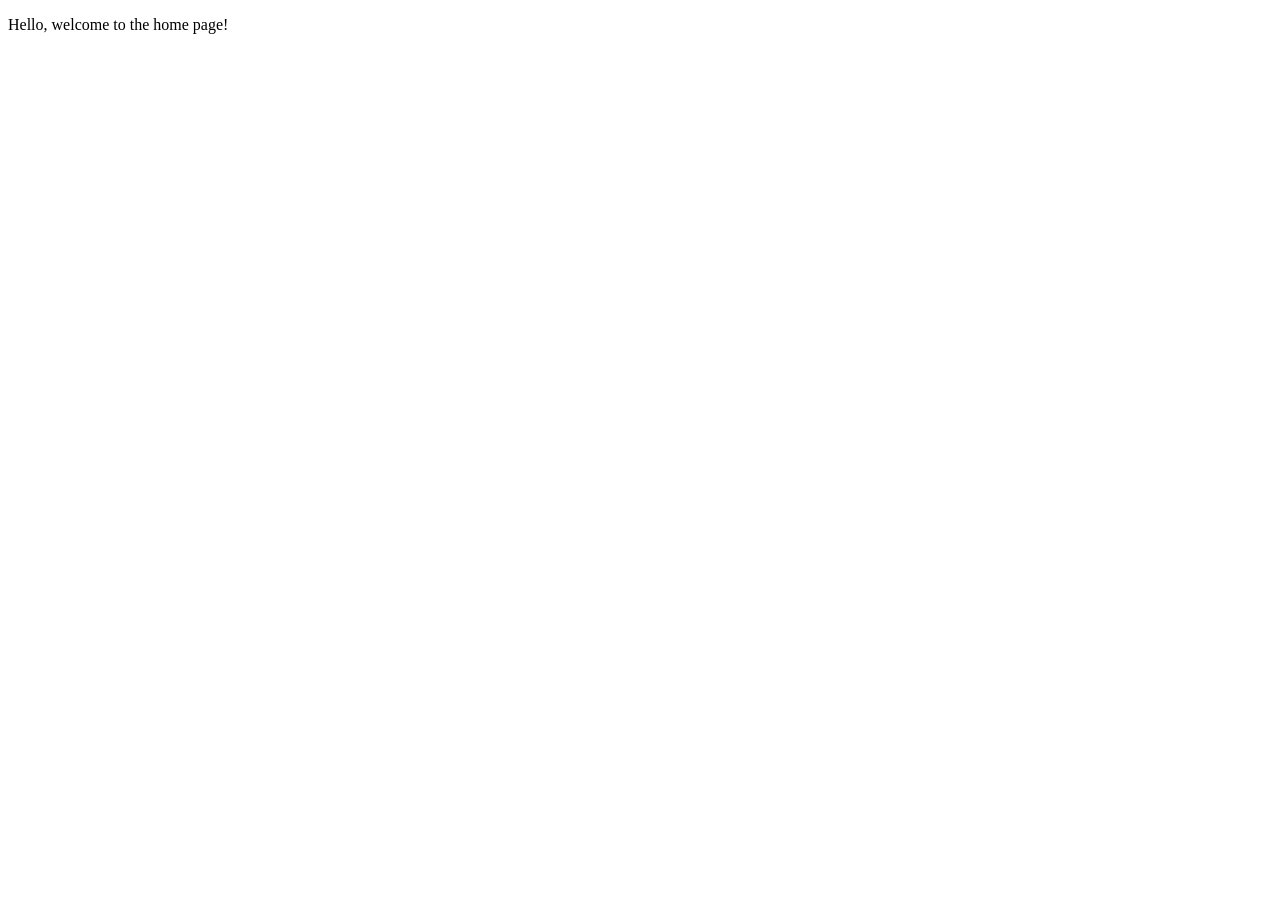
<file: templates/index.html>
<!DOCTYPE html>
<html lang="en">
<head>
    <meta charset="UTF-8">
    <meta name="viewport" content="width=device-width, initial-scale=1.0">
    <title>Home Page</title>
</head>
<body>
    <p>Hello, welcome to the home page!</p>
</body>
</html>
</file>
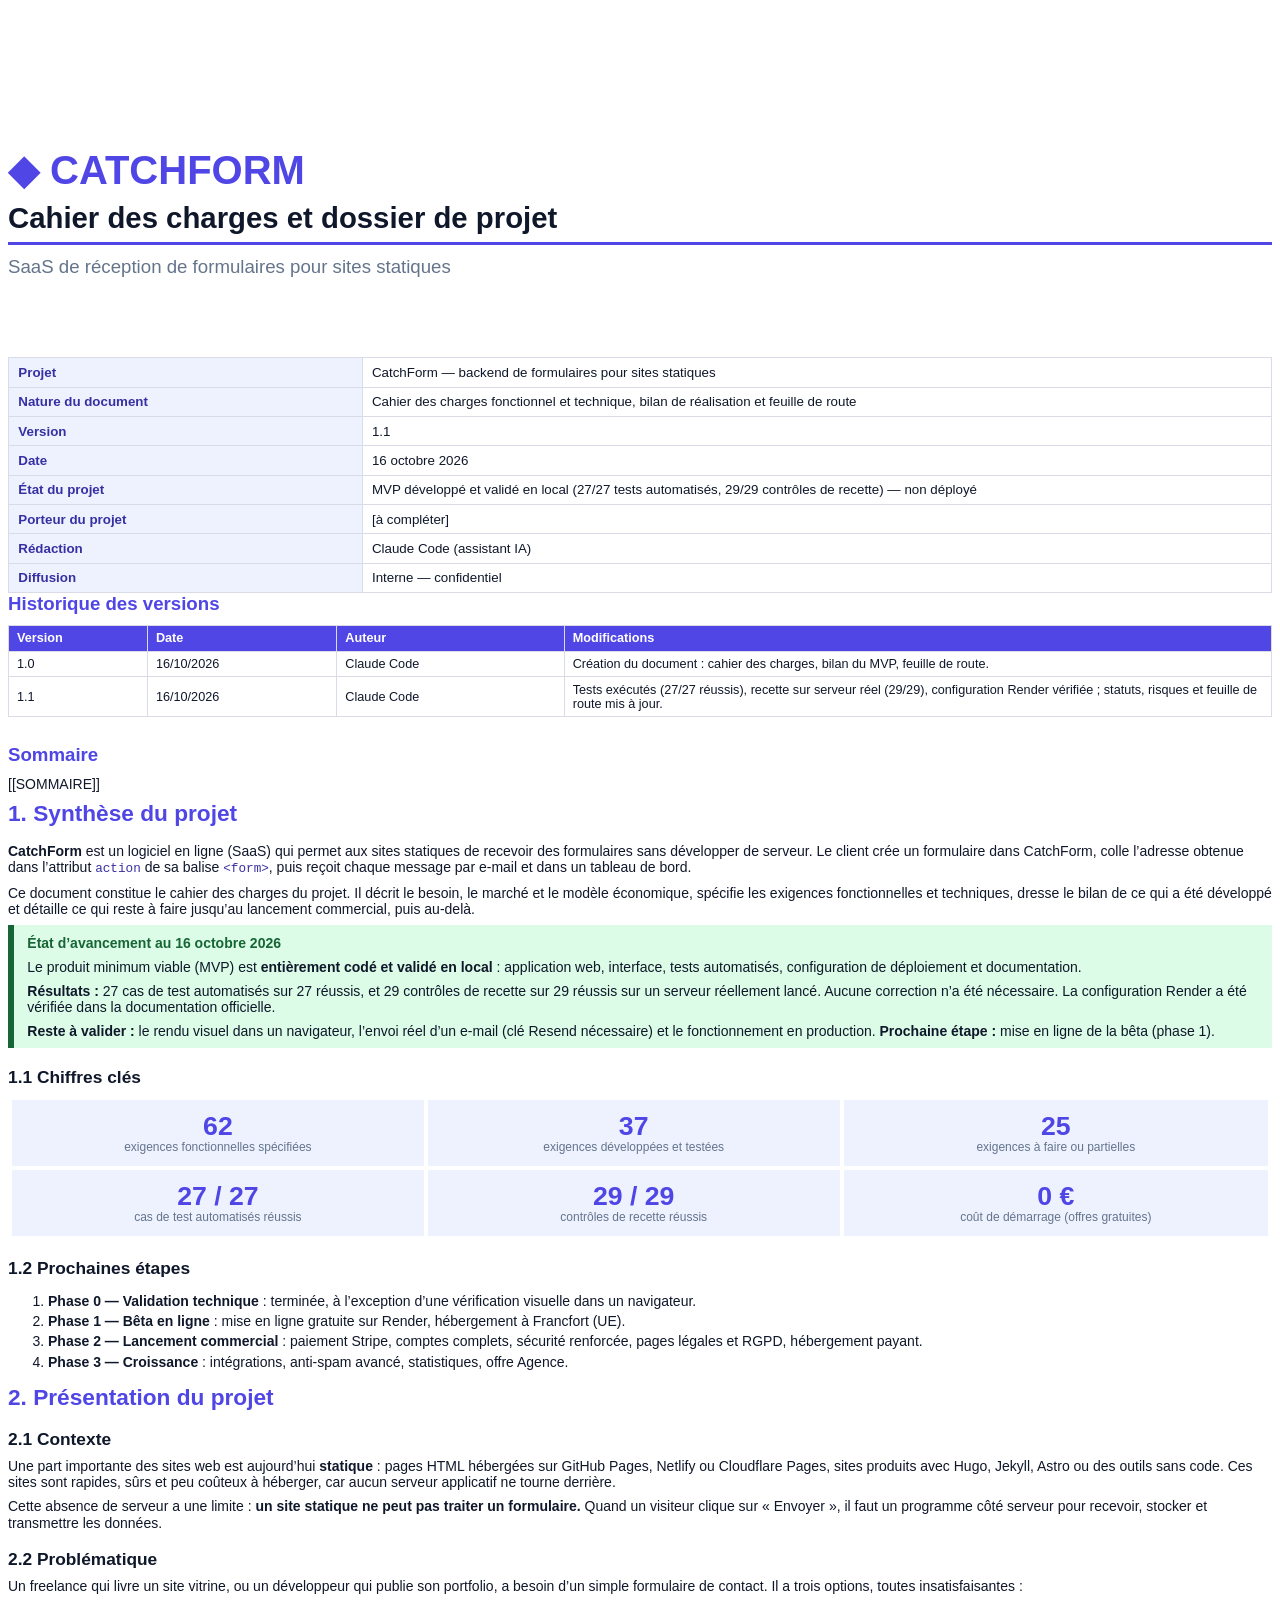
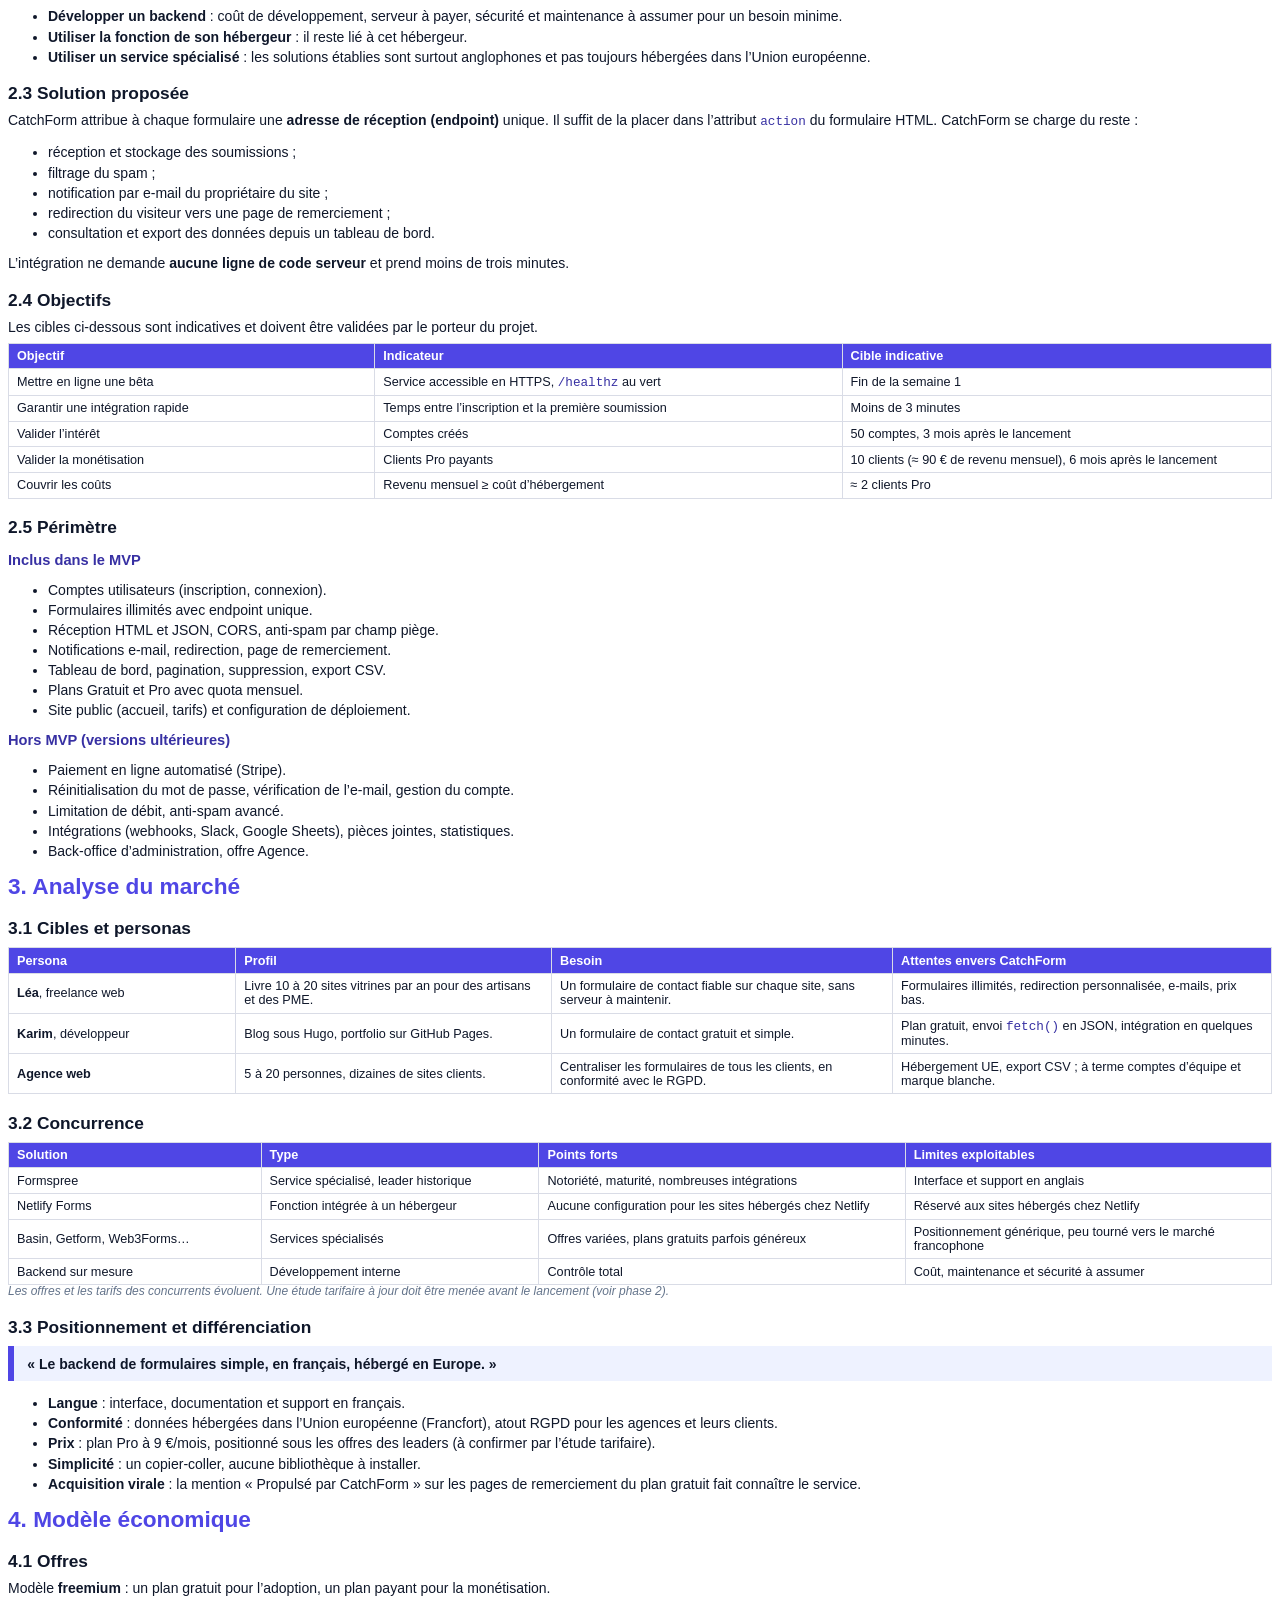
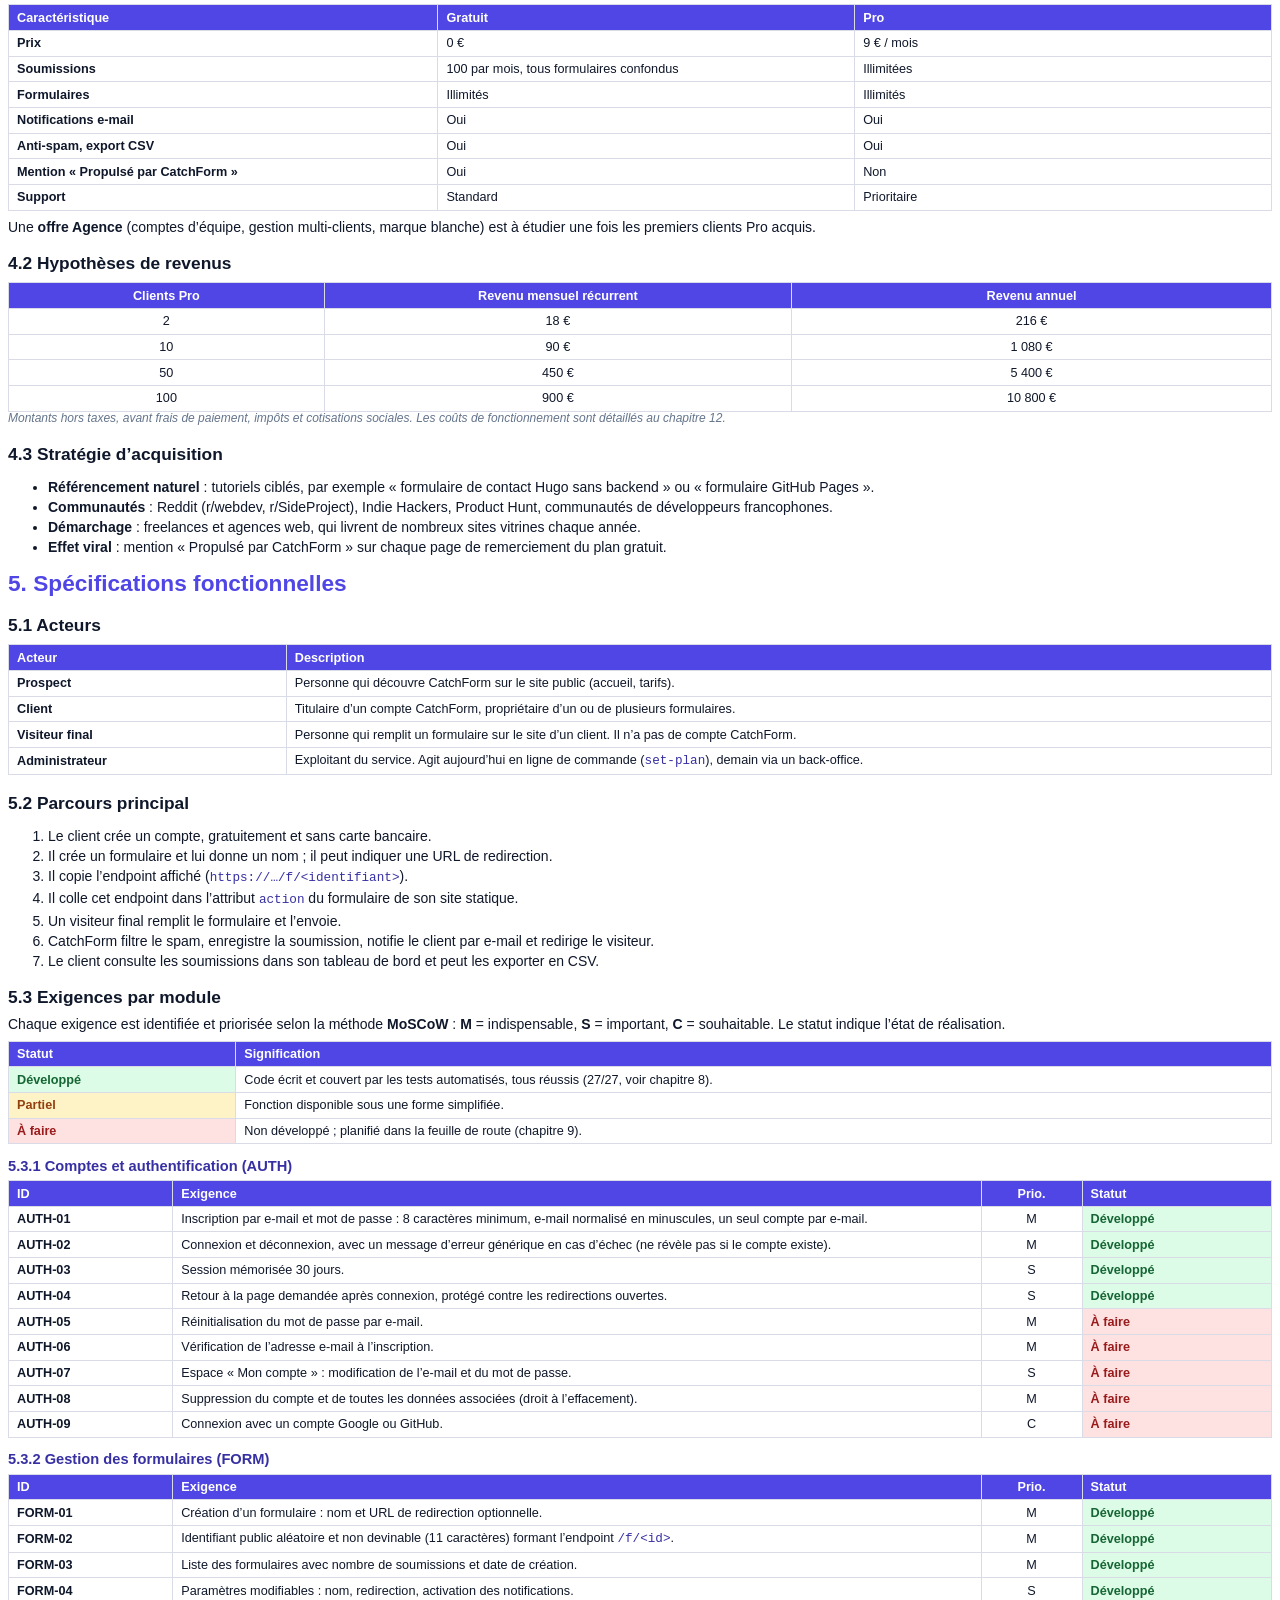
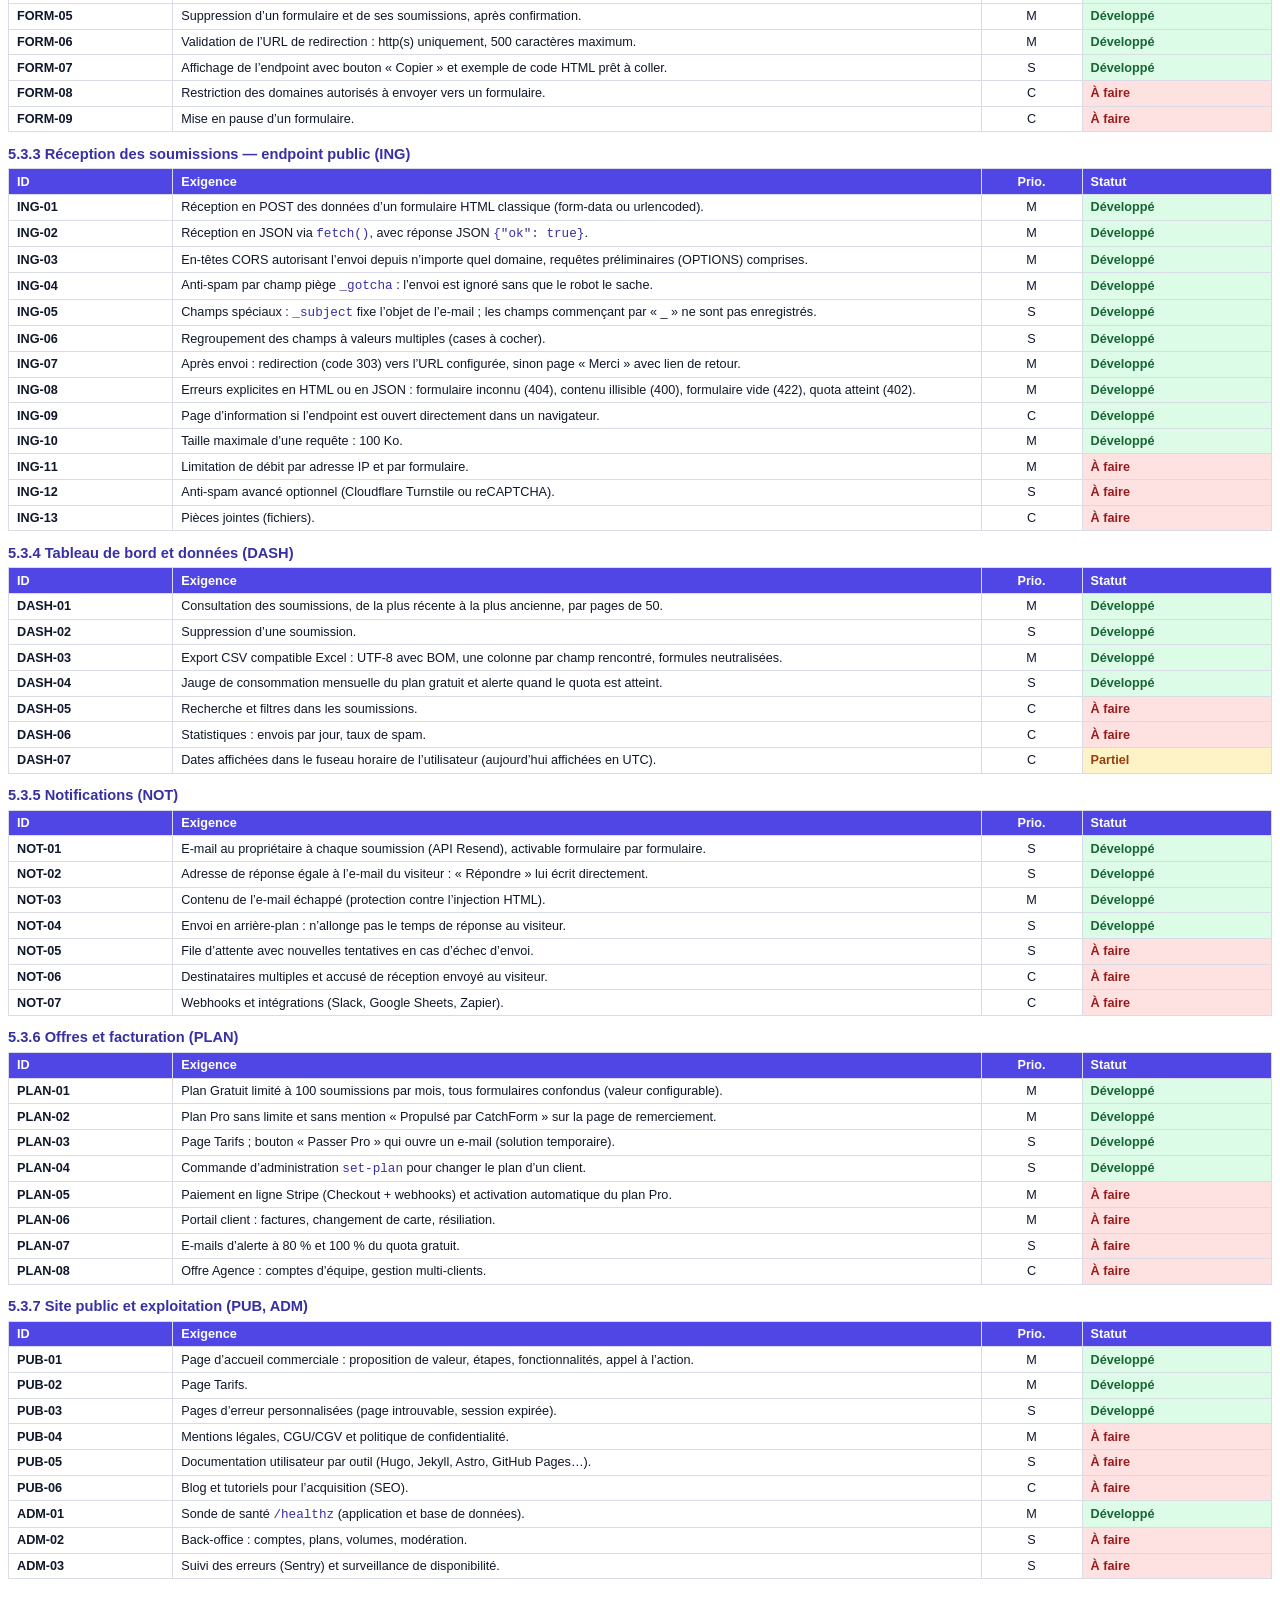
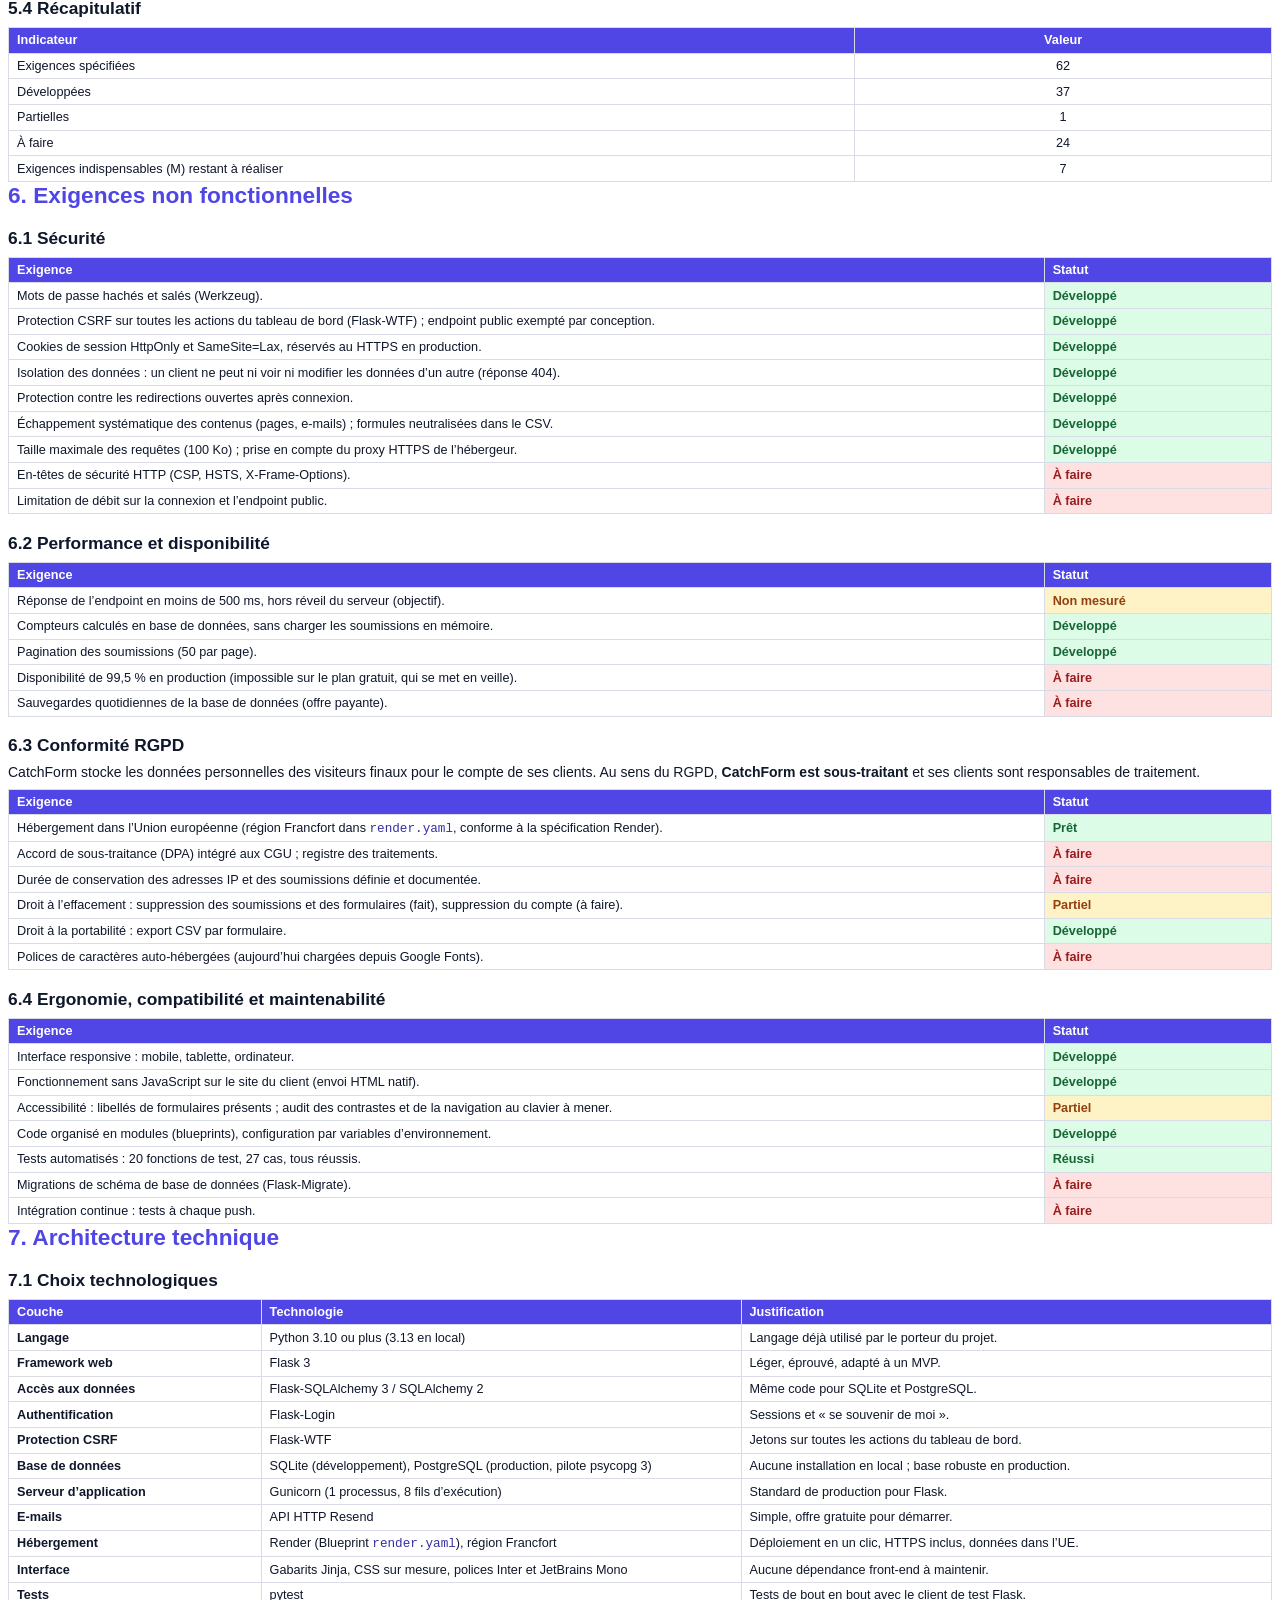
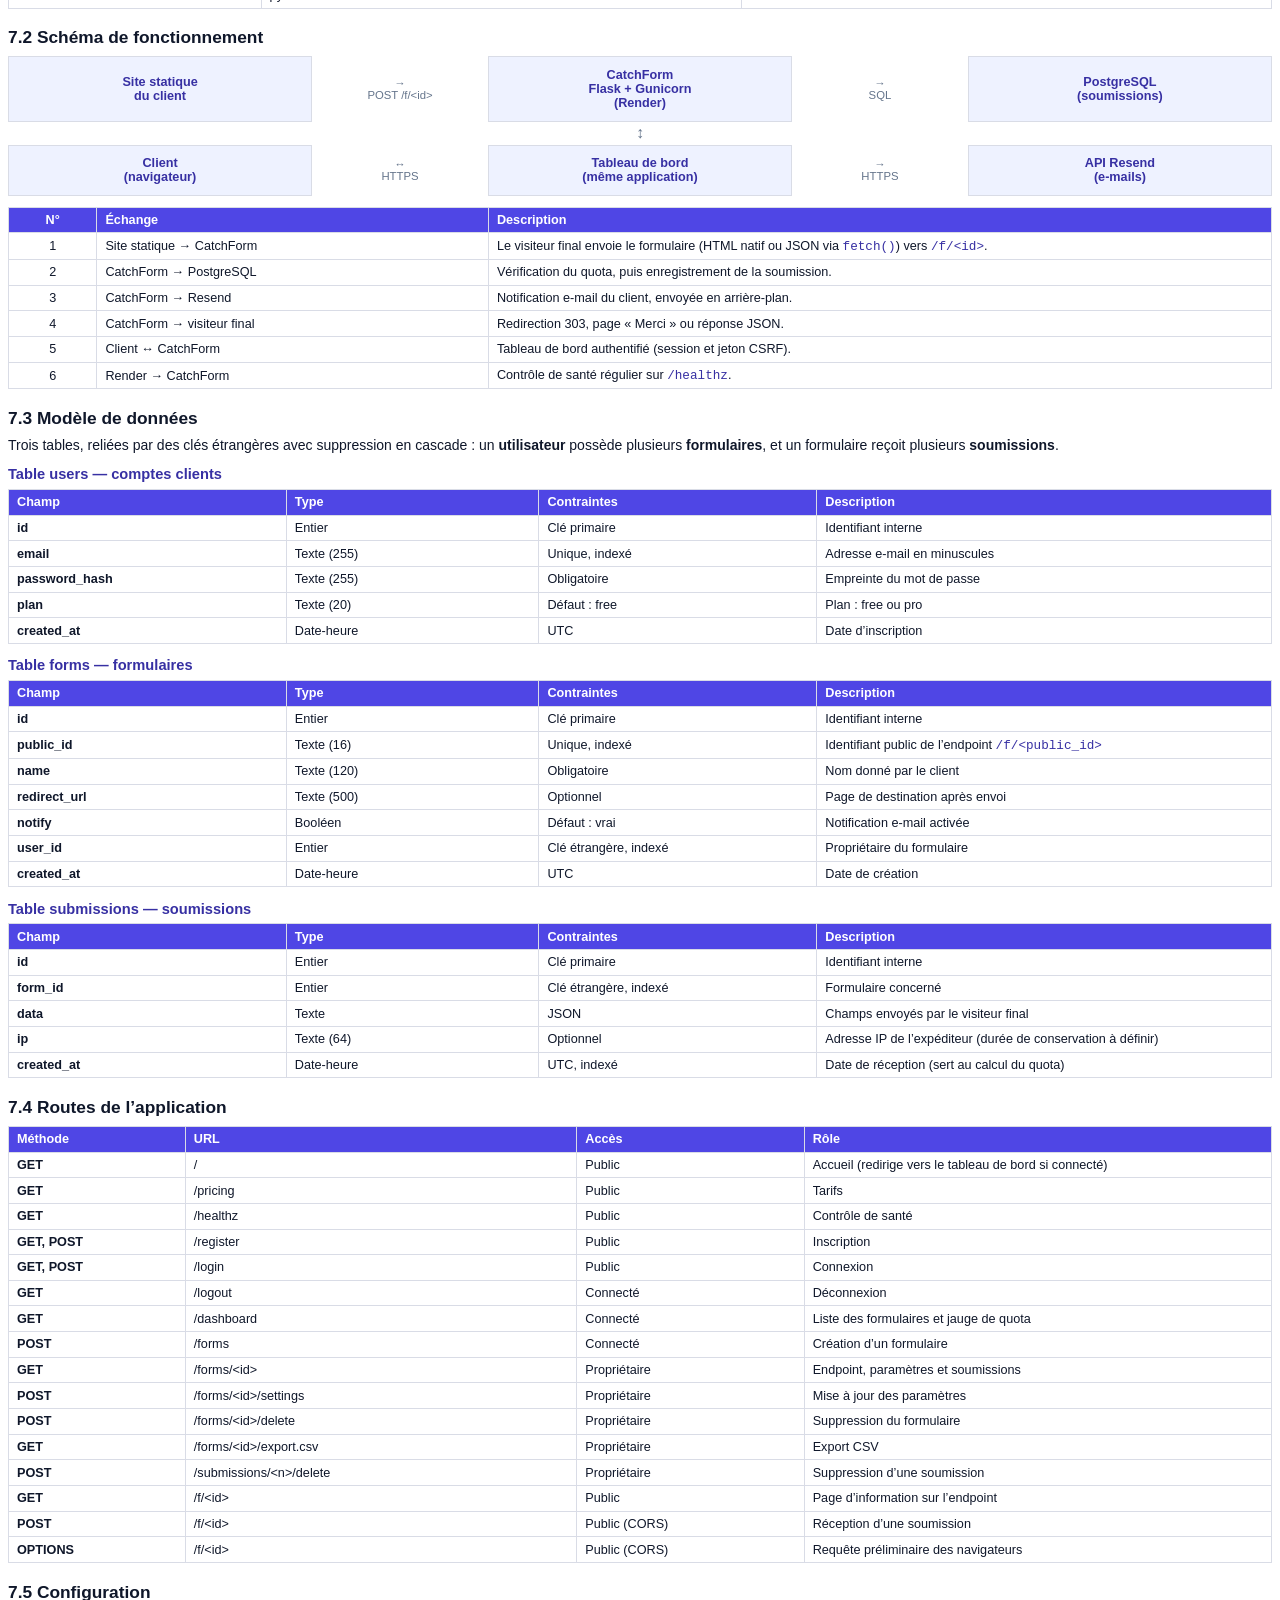
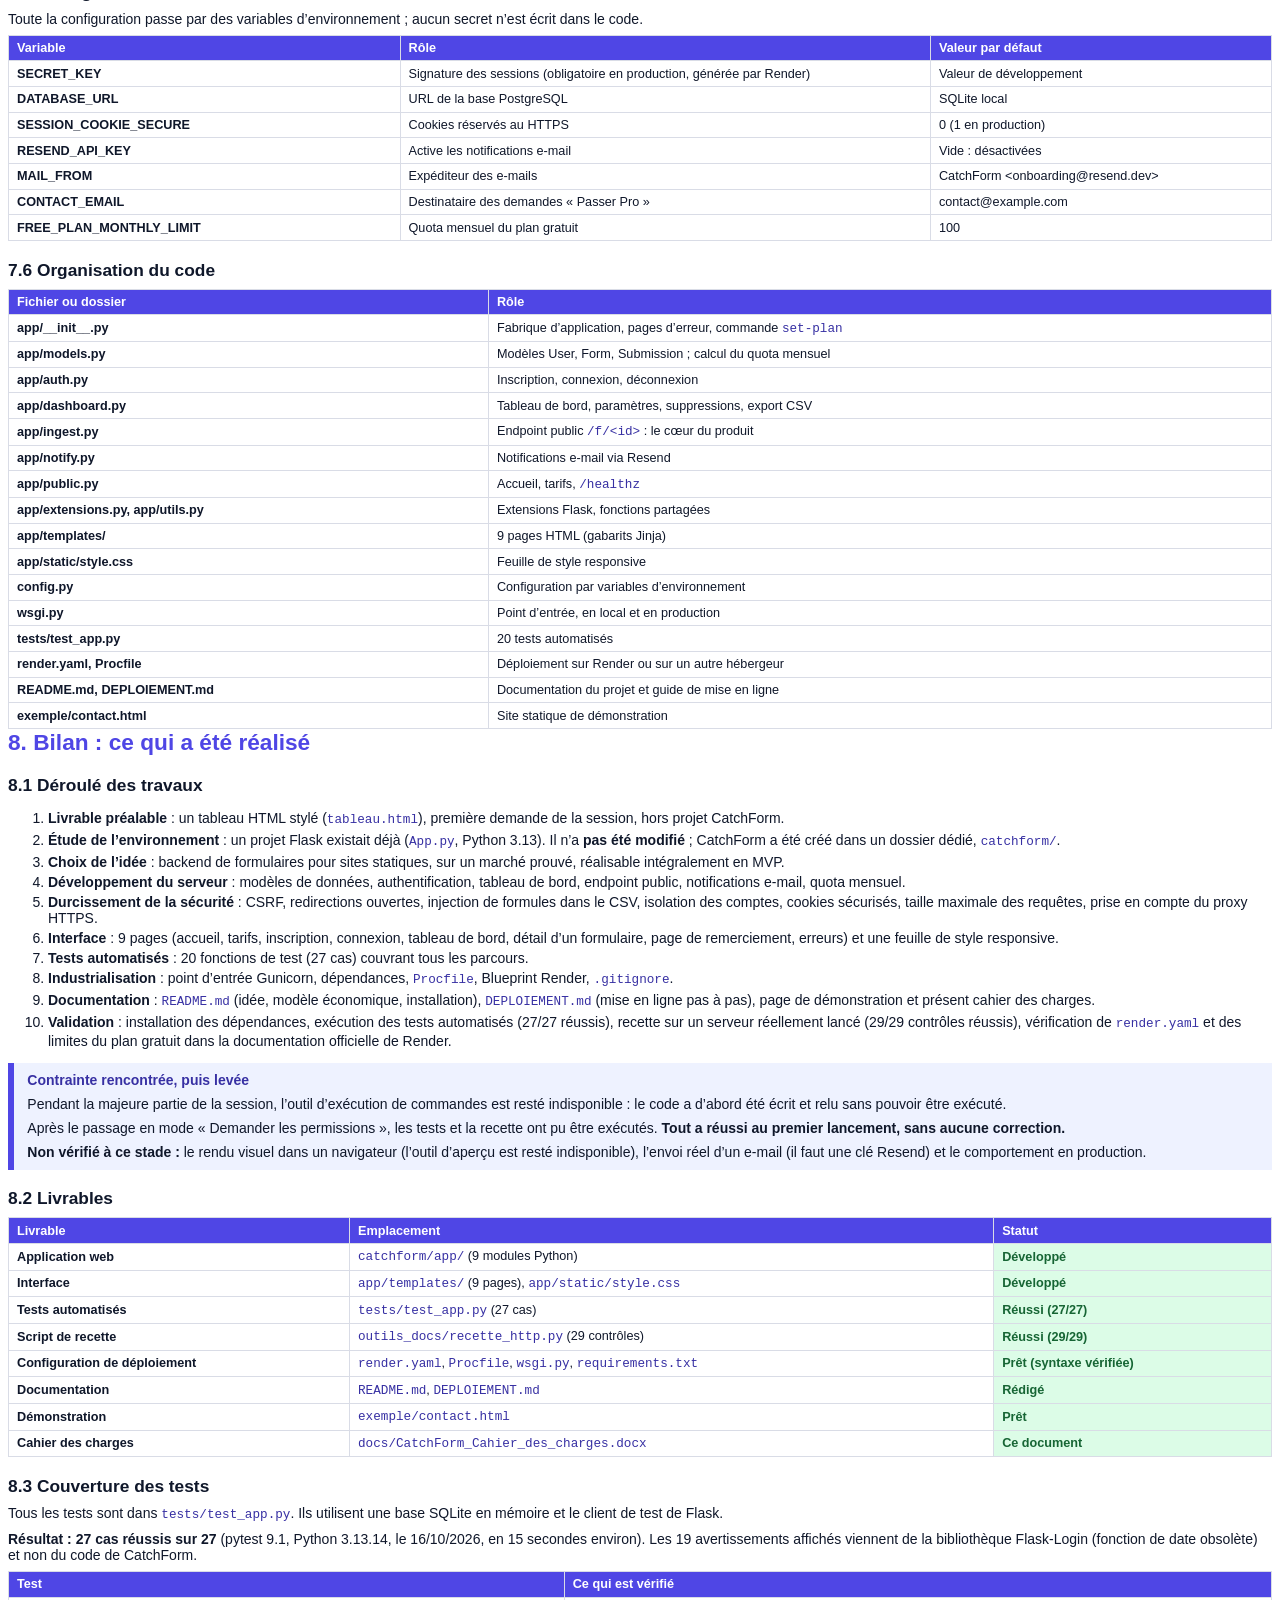
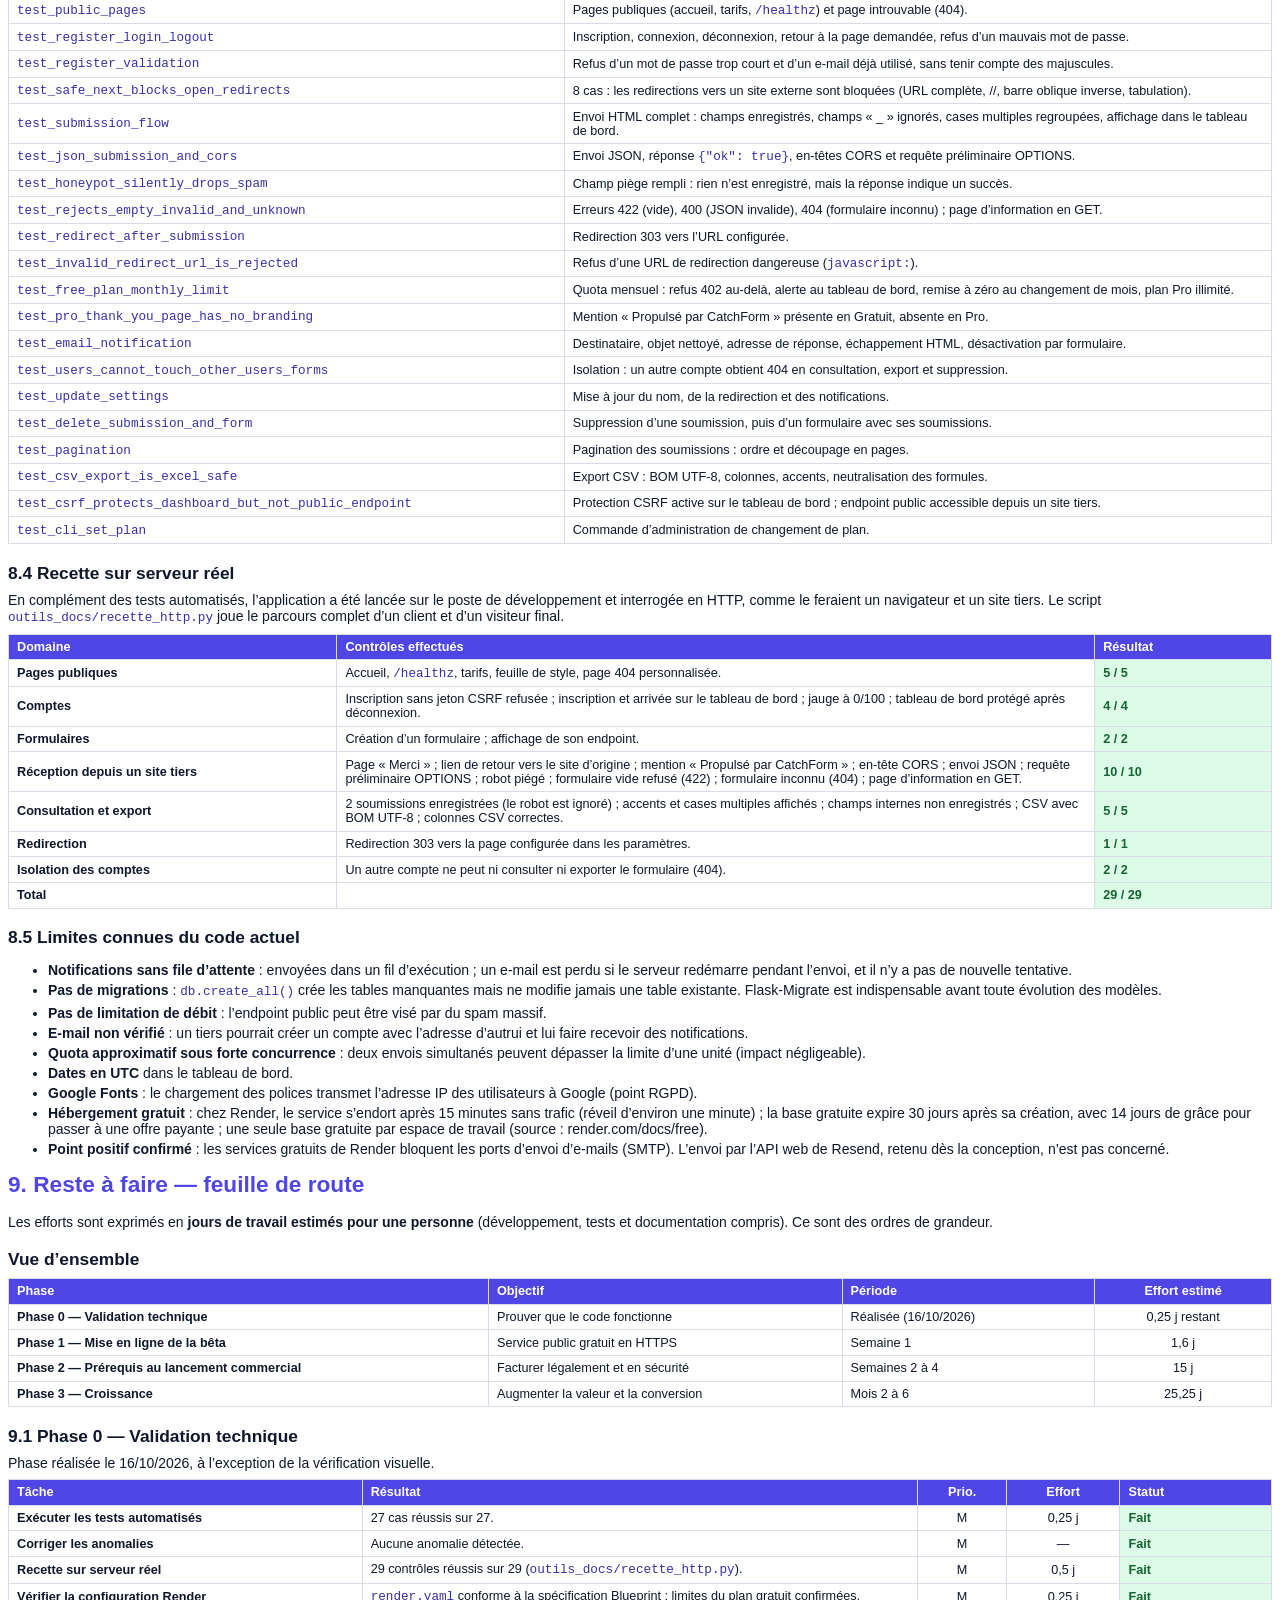
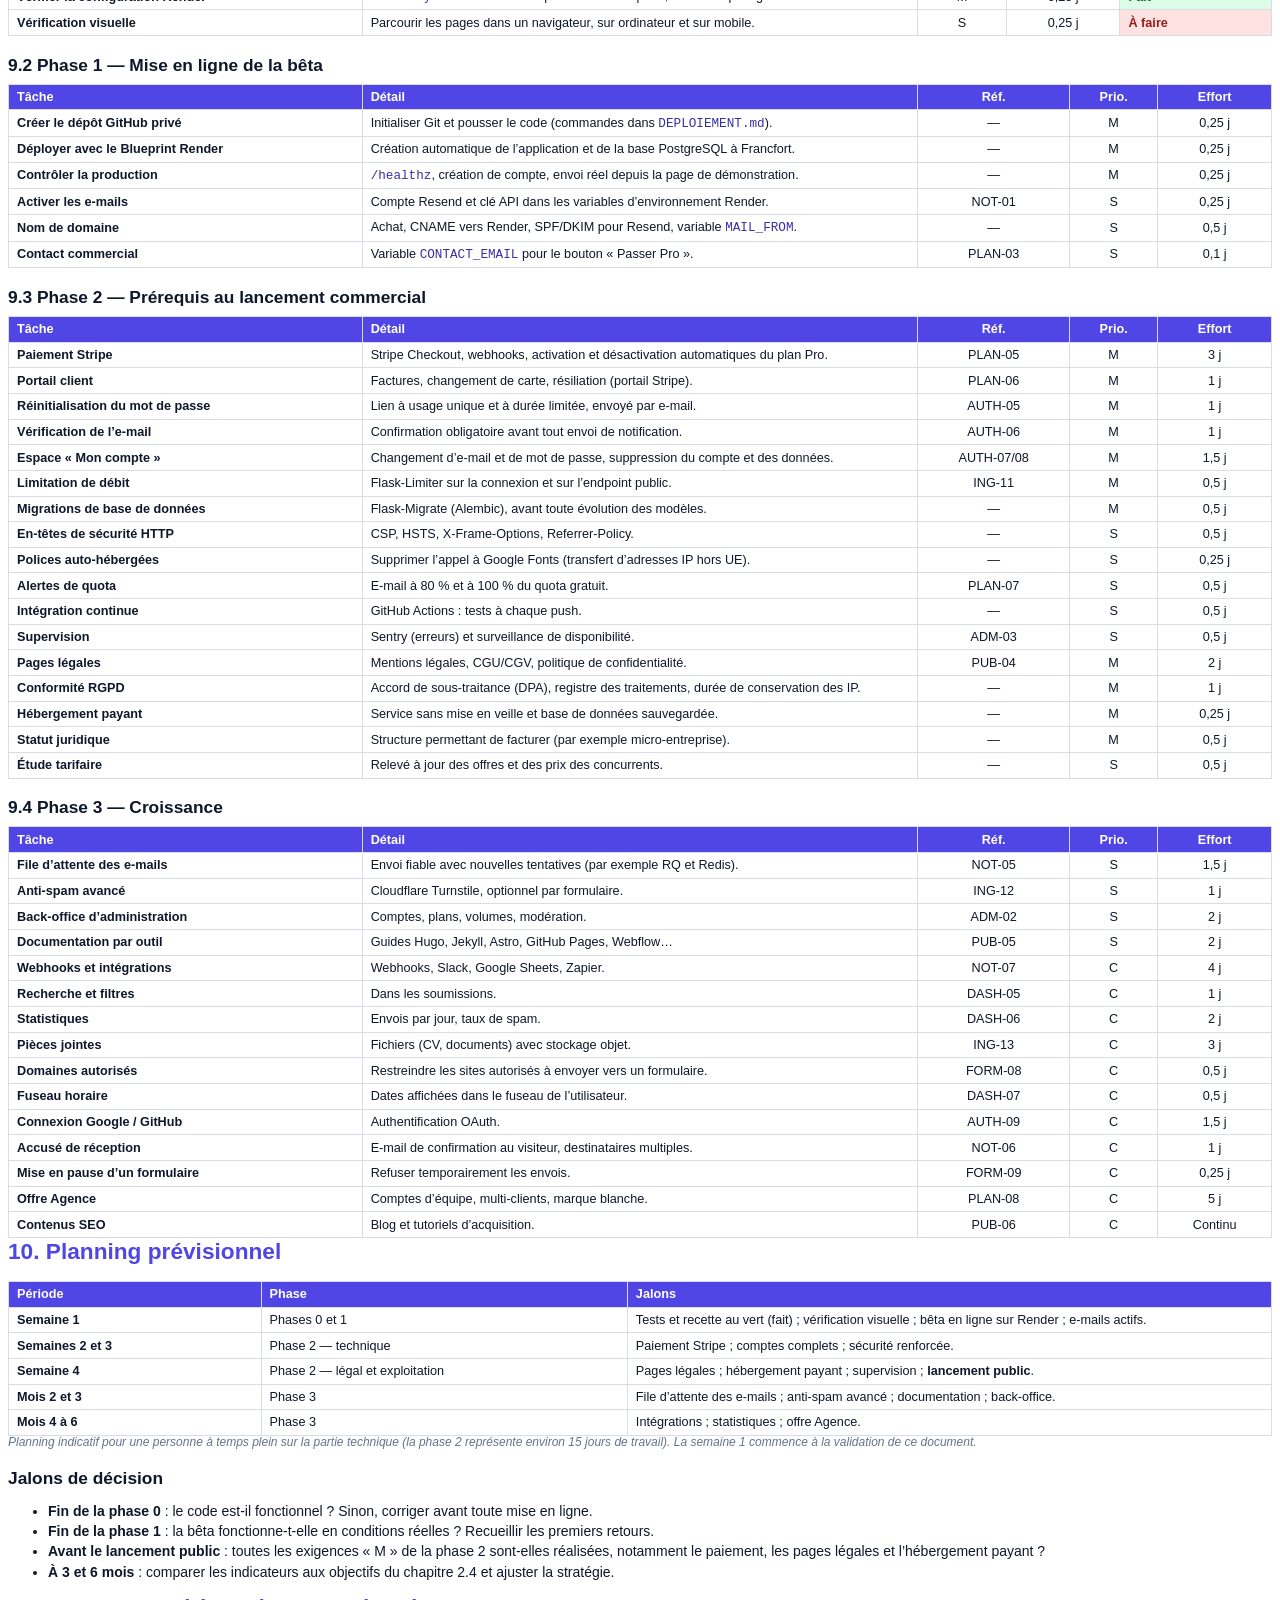
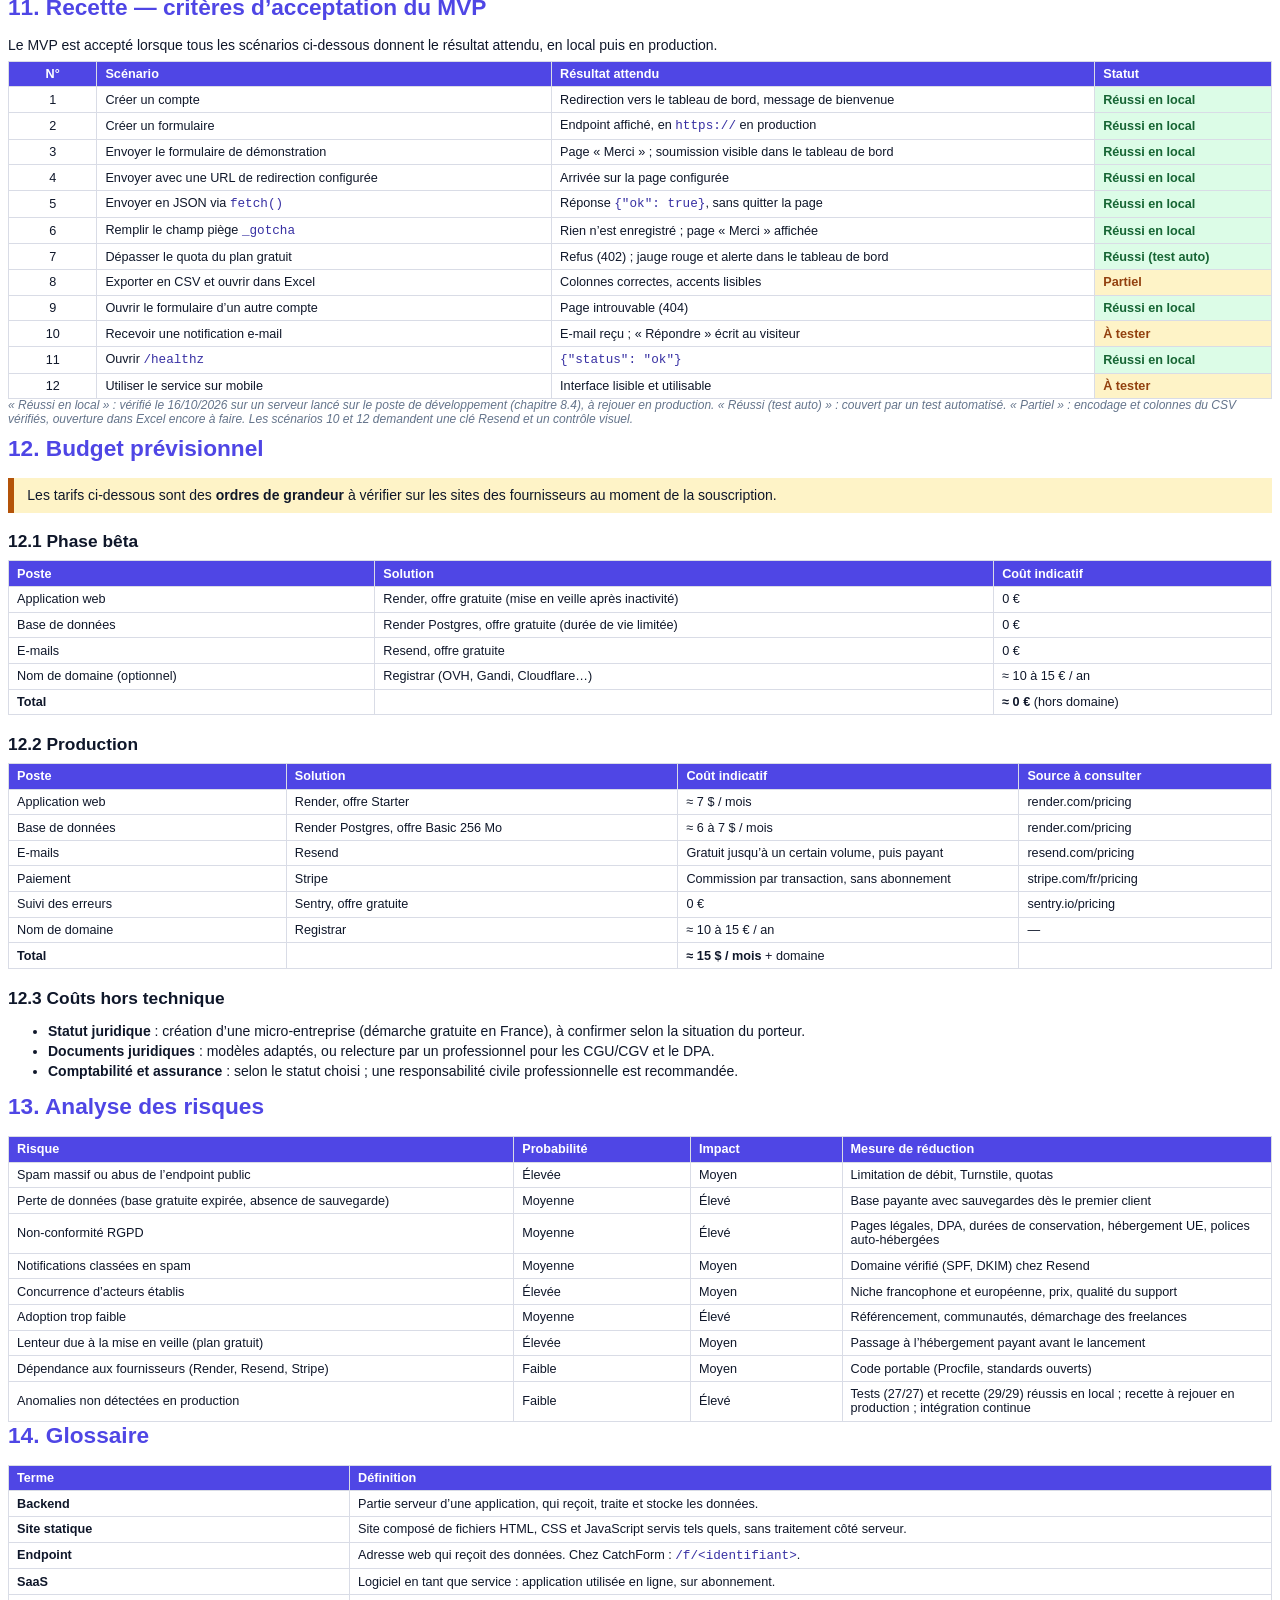
<file: outils_docs/cahier_source.html>
<html xmlns:o="urn:schemas-microsoft-com:office:office" xmlns:w="urn:schemas-microsoft-com:office:word" xmlns="http://www.w3.org/TR/REC-html40">
<head>
<meta http-equiv="Content-Type" content="text/html; charset=utf-8">
<meta name="ProgId" content="Word.Document">
<title>CatchForm — Cahier des charges</title>
<!--[if gte mso 9]><xml>
<w:WordDocument>
<w:View>Print</w:View>
<w:Zoom>100</w:Zoom>
<w:DoNotOptimizeForBrowser/>
</w:WordDocument>
</xml><![endif]-->
<style>
@page WordSection1 { size:21.0cm 29.7cm; margin:2.0cm 2.0cm 2.0cm 2.0cm; mso-header-margin:1.0cm; mso-footer-margin:1.0cm; }
div.WordSection1 { page:WordSection1; }
body { font-family:Calibri,Arial,sans-serif; font-size:10.5pt; color:#0F172A; }
p { margin:0 0 6pt 0; font-size:10.5pt; line-height:115%; }
h1 { font-family:Calibri,Arial,sans-serif; font-size:17pt; color:#4F46E5; page-break-before:always; margin:0 0 12pt 0; mso-outline-level:1; }
h2 { font-family:Calibri,Arial,sans-serif; font-size:13pt; color:#0F172A; margin:14pt 0 6pt 0; mso-outline-level:2; page-break-after:avoid; }
h3 { font-family:Calibri,Arial,sans-serif; font-size:11pt; color:#3730A3; margin:10pt 0 5pt 0; mso-outline-level:3; page-break-after:avoid; }
li { font-size:10.5pt; margin:0 0 3pt 0; line-height:115%; }
code { font-family:Consolas,"Courier New",monospace; font-size:9.5pt; color:#3730A3; }
table { border-collapse:collapse; width:100%; }
p.note { font-size:9pt; color:#64748B; font-style:italic; }
p.code { font-family:Consolas,"Courier New",monospace; font-size:8.5pt; background:#F1F5F9; margin:0; line-height:normal; }
</style>
</head>
<body lang="FR">
<div class="WordSection1">

<!-- ======================= PAGE DE GARDE ======================= -->
<p style="margin-top:110pt;font-size:30pt;font-weight:bold;color:#4F46E5">◆ CATCHFORM</p>
<p style="font-size:22pt;font-weight:bold;color:#0F172A;border-bottom:solid #4F46E5 2.25pt;padding-bottom:6pt;margin-bottom:8pt">Cahier des charges et dossier de projet</p>
<p style="font-size:14pt;color:#64748B;margin-bottom:60pt">SaaS de réception de formulaires pour sites statiques</p>

<table style="border-collapse:collapse;width:100%">
<tr><td style="width:28%;border:solid #D9DCE6 1pt;padding:5pt 7pt;background:#EEF2FF;color:#3730A3;font-weight:bold;font-size:10pt">Projet</td><td style="border:solid #D9DCE6 1pt;padding:5pt 7pt;font-size:10pt">CatchForm — backend de formulaires pour sites statiques</td></tr>
<tr><td style="border:solid #D9DCE6 1pt;padding:5pt 7pt;background:#EEF2FF;color:#3730A3;font-weight:bold;font-size:10pt">Nature du document</td><td style="border:solid #D9DCE6 1pt;padding:5pt 7pt;font-size:10pt">Cahier des charges fonctionnel et technique, bilan de réalisation et feuille de route</td></tr>
<tr><td style="border:solid #D9DCE6 1pt;padding:5pt 7pt;background:#EEF2FF;color:#3730A3;font-weight:bold;font-size:10pt">Version</td><td style="border:solid #D9DCE6 1pt;padding:5pt 7pt;font-size:10pt">1.1</td></tr>
<tr><td style="border:solid #D9DCE6 1pt;padding:5pt 7pt;background:#EEF2FF;color:#3730A3;font-weight:bold;font-size:10pt">Date</td><td style="border:solid #D9DCE6 1pt;padding:5pt 7pt;font-size:10pt">16 octobre 2026</td></tr>
<tr><td style="border:solid #D9DCE6 1pt;padding:5pt 7pt;background:#EEF2FF;color:#3730A3;font-weight:bold;font-size:10pt">État du projet</td><td style="border:solid #D9DCE6 1pt;padding:5pt 7pt;font-size:10pt">MVP développé et validé en local (27/27 tests automatisés, 29/29 contrôles de recette) — non déployé</td></tr>
<tr><td style="border:solid #D9DCE6 1pt;padding:5pt 7pt;background:#EEF2FF;color:#3730A3;font-weight:bold;font-size:10pt">Porteur du projet</td><td style="border:solid #D9DCE6 1pt;padding:5pt 7pt;font-size:10pt">[à compléter]</td></tr>
<tr><td style="border:solid #D9DCE6 1pt;padding:5pt 7pt;background:#EEF2FF;color:#3730A3;font-weight:bold;font-size:10pt">Rédaction</td><td style="border:solid #D9DCE6 1pt;padding:5pt 7pt;font-size:10pt">Claude Code (assistant IA)</td></tr>
<tr><td style="border:solid #D9DCE6 1pt;padding:5pt 7pt;background:#EEF2FF;color:#3730A3;font-weight:bold;font-size:10pt">Diffusion</td><td style="border:solid #D9DCE6 1pt;padding:5pt 7pt;font-size:10pt">Interne — confidentiel</td></tr>
</table>

<!-- ======================= HISTORIQUE & SOMMAIRE ======================= -->
<p style="page-break-before:always;font-size:14pt;font-weight:bold;color:#4F46E5;margin-bottom:8pt">Historique des versions</p>
<table style="border-collapse:collapse;width:100%">
<tr>
<td style="width:11%;border:solid #D9DCE6 1pt;padding:4pt 6pt;background:#4F46E5;color:#FFFFFF;font-weight:bold;font-size:9.5pt">Version</td>
<td style="width:15%;border:solid #D9DCE6 1pt;padding:4pt 6pt;background:#4F46E5;color:#FFFFFF;font-weight:bold;font-size:9.5pt">Date</td>
<td style="width:18%;border:solid #D9DCE6 1pt;padding:4pt 6pt;background:#4F46E5;color:#FFFFFF;font-weight:bold;font-size:9.5pt">Auteur</td>
<td style="border:solid #D9DCE6 1pt;padding:4pt 6pt;background:#4F46E5;color:#FFFFFF;font-weight:bold;font-size:9.5pt">Modifications</td>
</tr>
<tr>
<td style="border:solid #D9DCE6 1pt;padding:4pt 6pt;font-size:9.5pt">1.0</td>
<td style="border:solid #D9DCE6 1pt;padding:4pt 6pt;font-size:9.5pt">16/10/2026</td>
<td style="border:solid #D9DCE6 1pt;padding:4pt 6pt;font-size:9.5pt">Claude Code</td>
<td style="border:solid #D9DCE6 1pt;padding:4pt 6pt;font-size:9.5pt">Création du document : cahier des charges, bilan du MVP, feuille de route.</td>
</tr>
<tr>
<td style="border:solid #D9DCE6 1pt;padding:4pt 6pt;font-size:9.5pt">1.1</td>
<td style="border:solid #D9DCE6 1pt;padding:4pt 6pt;font-size:9.5pt">16/10/2026</td>
<td style="border:solid #D9DCE6 1pt;padding:4pt 6pt;font-size:9.5pt">Claude Code</td>
<td style="border:solid #D9DCE6 1pt;padding:4pt 6pt;font-size:9.5pt">Tests exécutés (27/27 réussis), recette sur serveur réel (29/29), configuration Render vérifiée ; statuts, risques et feuille de route mis à jour.</td>
</tr>
</table>

<p style="margin-top:20pt;font-size:14pt;font-weight:bold;color:#4F46E5;margin-bottom:8pt">Sommaire</p>
<p>[[SOMMAIRE]]</p>

<!-- ======================= 1. SYNTHÈSE ======================= -->
<h1>1. Synthèse du projet</h1>
<p><b>CatchForm</b> est un logiciel en ligne (SaaS) qui permet aux sites statiques de recevoir des formulaires sans développer de serveur. Le client crée un formulaire dans CatchForm, colle l’adresse obtenue dans l’attribut <code>action</code> de sa balise <code>&lt;form&gt;</code>, puis reçoit chaque message par e-mail et dans un tableau de bord.</p>
<p>Ce document constitue le cahier des charges du projet. Il décrit le besoin, le marché et le modèle économique, spécifie les exigences fonctionnelles et techniques, dresse le bilan de ce qui a été développé et détaille ce qui reste à faire jusqu’au lancement commercial, puis au-delà.</p>

<table style="border-collapse:collapse;width:100%;margin:6pt 0 10pt 0"><tr><td style="border:none;border-left:solid #166534 4.5pt;background:#DCFCE7;padding:7pt 10pt">
<p style="font-weight:bold;color:#166534">État d’avancement au 16 octobre 2026</p>
<p>Le produit minimum viable (MVP) est <b>entièrement codé et validé en local</b> : application web, interface, tests automatisés, configuration de déploiement et documentation.</p>
<p><b>Résultats :</b> 27 cas de test automatisés sur 27 réussis, et 29 contrôles de recette sur 29 réussis sur un serveur réellement lancé. Aucune correction n’a été nécessaire. La configuration Render a été vérifiée dans la documentation officielle.</p>
<p style="margin-bottom:0"><b>Reste à valider :</b> le rendu visuel dans un navigateur, l’envoi réel d’un e-mail (clé Resend nécessaire) et le fonctionnement en production. <b>Prochaine étape :</b> mise en ligne de la bêta (phase 1).</p>
</td></tr></table>

<h2>1.1 Chiffres clés</h2>
<table style="border-collapse:collapse;width:100%">
<tr>
<td style="width:33%;border:solid #FFFFFF 3pt;background:#EEF2FF;padding:8pt;text-align:center"><p style="text-align:center;font-size:20pt;font-weight:bold;color:#4F46E5;margin:0">62</p><p style="text-align:center;font-size:9pt;color:#64748B;margin:0">exigences fonctionnelles spécifiées</p></td>
<td style="width:33%;border:solid #FFFFFF 3pt;background:#EEF2FF;padding:8pt;text-align:center"><p style="text-align:center;font-size:20pt;font-weight:bold;color:#4F46E5;margin:0">37</p><p style="text-align:center;font-size:9pt;color:#64748B;margin:0">exigences développées et testées</p></td>
<td style="width:34%;border:solid #FFFFFF 3pt;background:#EEF2FF;padding:8pt;text-align:center"><p style="text-align:center;font-size:20pt;font-weight:bold;color:#4F46E5;margin:0">25</p><p style="text-align:center;font-size:9pt;color:#64748B;margin:0">exigences à faire ou partielles</p></td>
</tr>
<tr>
<td style="border:solid #FFFFFF 3pt;background:#EEF2FF;padding:8pt;text-align:center"><p style="text-align:center;font-size:20pt;font-weight:bold;color:#4F46E5;margin:0">27 / 27</p><p style="text-align:center;font-size:9pt;color:#64748B;margin:0">cas de test automatisés réussis</p></td>
<td style="border:solid #FFFFFF 3pt;background:#EEF2FF;padding:8pt;text-align:center"><p style="text-align:center;font-size:20pt;font-weight:bold;color:#4F46E5;margin:0">29 / 29</p><p style="text-align:center;font-size:9pt;color:#64748B;margin:0">contrôles de recette réussis</p></td>
<td style="border:solid #FFFFFF 3pt;background:#EEF2FF;padding:8pt;text-align:center"><p style="text-align:center;font-size:20pt;font-weight:bold;color:#4F46E5;margin:0">0 €</p><p style="text-align:center;font-size:9pt;color:#64748B;margin:0">coût de démarrage (offres gratuites)</p></td>
</tr>
</table>

<h2>1.2 Prochaines étapes</h2>
<ol>
<li><b>Phase 0 — Validation technique</b> : terminée, à l’exception d’une vérification visuelle dans un navigateur.</li>
<li><b>Phase 1 — Bêta en ligne</b> : mise en ligne gratuite sur Render, hébergement à Francfort (UE).</li>
<li><b>Phase 2 — Lancement commercial</b> : paiement Stripe, comptes complets, sécurité renforcée, pages légales et RGPD, hébergement payant.</li>
<li><b>Phase 3 — Croissance</b> : intégrations, anti-spam avancé, statistiques, offre Agence.</li>
</ol>

<!-- ======================= 2. PRÉSENTATION ======================= -->
<h1>2. Présentation du projet</h1>
<h2>2.1 Contexte</h2>
<p>Une part importante des sites web est aujourd’hui <b>statique</b> : pages HTML hébergées sur GitHub Pages, Netlify ou Cloudflare Pages, sites produits avec Hugo, Jekyll, Astro ou des outils sans code. Ces sites sont rapides, sûrs et peu coûteux à héberger, car aucun serveur applicatif ne tourne derrière.</p>
<p>Cette absence de serveur a une limite : <b>un site statique ne peut pas traiter un formulaire.</b> Quand un visiteur clique sur « Envoyer », il faut un programme côté serveur pour recevoir, stocker et transmettre les données.</p>
<h2>2.2 Problématique</h2>
<p>Un freelance qui livre un site vitrine, ou un développeur qui publie son portfolio, a besoin d’un simple formulaire de contact. Il a trois options, toutes insatisfaisantes :</p>
<ul>
<li><b>Développer un backend</b> : coût de développement, serveur à payer, sécurité et maintenance à assumer pour un besoin minime.</li>
<li><b>Utiliser la fonction de son hébergeur</b> : il reste lié à cet hébergeur.</li>
<li><b>Utiliser un service spécialisé</b> : les solutions établies sont surtout anglophones et pas toujours hébergées dans l’Union européenne.</li>
</ul>
<h2>2.3 Solution proposée</h2>
<p>CatchForm attribue à chaque formulaire une <b>adresse de réception (endpoint)</b> unique. Il suffit de la placer dans l’attribut <code>action</code> du formulaire HTML. CatchForm se charge du reste :</p>
<ul>
<li>réception et stockage des soumissions ;</li>
<li>filtrage du spam ;</li>
<li>notification par e-mail du propriétaire du site ;</li>
<li>redirection du visiteur vers une page de remerciement ;</li>
<li>consultation et export des données depuis un tableau de bord.</li>
</ul>
<p>L’intégration ne demande <b>aucune ligne de code serveur</b> et prend moins de trois minutes.</p>
<h2>2.4 Objectifs</h2>
<p>Les cibles ci-dessous sont indicatives et doivent être validées par le porteur du projet.</p>
<table style="border-collapse:collapse;width:100%">
<tr>
<td style="width:29%;border:solid #D9DCE6 1pt;padding:4pt 6pt;background:#4F46E5;color:#FFFFFF;font-weight:bold;font-size:9.5pt">Objectif</td>
<td style="width:37%;border:solid #D9DCE6 1pt;padding:4pt 6pt;background:#4F46E5;color:#FFFFFF;font-weight:bold;font-size:9.5pt">Indicateur</td>
<td style="border:solid #D9DCE6 1pt;padding:4pt 6pt;background:#4F46E5;color:#FFFFFF;font-weight:bold;font-size:9.5pt">Cible indicative</td>
</tr>
<tr><td style="border:solid #D9DCE6 1pt;padding:4pt 6pt;font-size:9.5pt">Mettre en ligne une bêta</td><td style="border:solid #D9DCE6 1pt;padding:4pt 6pt;font-size:9.5pt">Service accessible en HTTPS, <code>/healthz</code> au vert</td><td style="border:solid #D9DCE6 1pt;padding:4pt 6pt;font-size:9.5pt">Fin de la semaine 1</td></tr>
<tr><td style="border:solid #D9DCE6 1pt;padding:4pt 6pt;font-size:9.5pt">Garantir une intégration rapide</td><td style="border:solid #D9DCE6 1pt;padding:4pt 6pt;font-size:9.5pt">Temps entre l’inscription et la première soumission</td><td style="border:solid #D9DCE6 1pt;padding:4pt 6pt;font-size:9.5pt">Moins de 3 minutes</td></tr>
<tr><td style="border:solid #D9DCE6 1pt;padding:4pt 6pt;font-size:9.5pt">Valider l’intérêt</td><td style="border:solid #D9DCE6 1pt;padding:4pt 6pt;font-size:9.5pt">Comptes créés</td><td style="border:solid #D9DCE6 1pt;padding:4pt 6pt;font-size:9.5pt">50 comptes, 3 mois après le lancement</td></tr>
<tr><td style="border:solid #D9DCE6 1pt;padding:4pt 6pt;font-size:9.5pt">Valider la monétisation</td><td style="border:solid #D9DCE6 1pt;padding:4pt 6pt;font-size:9.5pt">Clients Pro payants</td><td style="border:solid #D9DCE6 1pt;padding:4pt 6pt;font-size:9.5pt">10 clients (≈ 90 € de revenu mensuel), 6 mois après le lancement</td></tr>
<tr><td style="border:solid #D9DCE6 1pt;padding:4pt 6pt;font-size:9.5pt">Couvrir les coûts</td><td style="border:solid #D9DCE6 1pt;padding:4pt 6pt;font-size:9.5pt">Revenu mensuel ≥ coût d’hébergement</td><td style="border:solid #D9DCE6 1pt;padding:4pt 6pt;font-size:9.5pt">≈ 2 clients Pro</td></tr>
</table>
<h2>2.5 Périmètre</h2>
<h3>Inclus dans le MVP</h3>
<ul>
<li>Comptes utilisateurs (inscription, connexion).</li>
<li>Formulaires illimités avec endpoint unique.</li>
<li>Réception HTML et JSON, CORS, anti-spam par champ piège.</li>
<li>Notifications e-mail, redirection, page de remerciement.</li>
<li>Tableau de bord, pagination, suppression, export CSV.</li>
<li>Plans Gratuit et Pro avec quota mensuel.</li>
<li>Site public (accueil, tarifs) et configuration de déploiement.</li>
</ul>
<h3>Hors MVP (versions ultérieures)</h3>
<ul>
<li>Paiement en ligne automatisé (Stripe).</li>
<li>Réinitialisation du mot de passe, vérification de l’e-mail, gestion du compte.</li>
<li>Limitation de débit, anti-spam avancé.</li>
<li>Intégrations (webhooks, Slack, Google Sheets), pièces jointes, statistiques.</li>
<li>Back-office d’administration, offre Agence.</li>
</ul>

<!-- ======================= 3. MARCHÉ ======================= -->
<h1>3. Analyse du marché</h1>
<h2>3.1 Cibles et personas</h2>
<table style="border-collapse:collapse;width:100%">
<tr>
<td style="width:18%;border:solid #D9DCE6 1pt;padding:4pt 6pt;background:#4F46E5;color:#FFFFFF;font-weight:bold;font-size:9.5pt">Persona</td>
<td style="width:25%;border:solid #D9DCE6 1pt;padding:4pt 6pt;background:#4F46E5;color:#FFFFFF;font-weight:bold;font-size:9.5pt">Profil</td>
<td style="width:27%;border:solid #D9DCE6 1pt;padding:4pt 6pt;background:#4F46E5;color:#FFFFFF;font-weight:bold;font-size:9.5pt">Besoin</td>
<td style="border:solid #D9DCE6 1pt;padding:4pt 6pt;background:#4F46E5;color:#FFFFFF;font-weight:bold;font-size:9.5pt">Attentes envers CatchForm</td>
</tr>
<tr><td style="border:solid #D9DCE6 1pt;padding:4pt 6pt;font-size:9.5pt"><b>Léa</b>, freelance web</td><td style="border:solid #D9DCE6 1pt;padding:4pt 6pt;font-size:9.5pt">Livre 10 à 20 sites vitrines par an pour des artisans et des PME.</td><td style="border:solid #D9DCE6 1pt;padding:4pt 6pt;font-size:9.5pt">Un formulaire de contact fiable sur chaque site, sans serveur à maintenir.</td><td style="border:solid #D9DCE6 1pt;padding:4pt 6pt;font-size:9.5pt">Formulaires illimités, redirection personnalisée, e-mails, prix bas.</td></tr>
<tr><td style="border:solid #D9DCE6 1pt;padding:4pt 6pt;font-size:9.5pt"><b>Karim</b>, développeur</td><td style="border:solid #D9DCE6 1pt;padding:4pt 6pt;font-size:9.5pt">Blog sous Hugo, portfolio sur GitHub Pages.</td><td style="border:solid #D9DCE6 1pt;padding:4pt 6pt;font-size:9.5pt">Un formulaire de contact gratuit et simple.</td><td style="border:solid #D9DCE6 1pt;padding:4pt 6pt;font-size:9.5pt">Plan gratuit, envoi <code>fetch()</code> en JSON, intégration en quelques minutes.</td></tr>
<tr><td style="border:solid #D9DCE6 1pt;padding:4pt 6pt;font-size:9.5pt"><b>Agence web</b></td><td style="border:solid #D9DCE6 1pt;padding:4pt 6pt;font-size:9.5pt">5 à 20 personnes, dizaines de sites clients.</td><td style="border:solid #D9DCE6 1pt;padding:4pt 6pt;font-size:9.5pt">Centraliser les formulaires de tous les clients, en conformité avec le RGPD.</td><td style="border:solid #D9DCE6 1pt;padding:4pt 6pt;font-size:9.5pt">Hébergement UE, export CSV ; à terme comptes d’équipe et marque blanche.</td></tr>
</table>
<h2>3.2 Concurrence</h2>
<table style="border-collapse:collapse;width:100%">
<tr>
<td style="width:20%;border:solid #D9DCE6 1pt;padding:4pt 6pt;background:#4F46E5;color:#FFFFFF;font-weight:bold;font-size:9.5pt">Solution</td>
<td style="width:22%;border:solid #D9DCE6 1pt;padding:4pt 6pt;background:#4F46E5;color:#FFFFFF;font-weight:bold;font-size:9.5pt">Type</td>
<td style="width:29%;border:solid #D9DCE6 1pt;padding:4pt 6pt;background:#4F46E5;color:#FFFFFF;font-weight:bold;font-size:9.5pt">Points forts</td>
<td style="border:solid #D9DCE6 1pt;padding:4pt 6pt;background:#4F46E5;color:#FFFFFF;font-weight:bold;font-size:9.5pt">Limites exploitables</td>
</tr>
<tr><td style="border:solid #D9DCE6 1pt;padding:4pt 6pt;font-size:9.5pt">Formspree</td><td style="border:solid #D9DCE6 1pt;padding:4pt 6pt;font-size:9.5pt">Service spécialisé, leader historique</td><td style="border:solid #D9DCE6 1pt;padding:4pt 6pt;font-size:9.5pt">Notoriété, maturité, nombreuses intégrations</td><td style="border:solid #D9DCE6 1pt;padding:4pt 6pt;font-size:9.5pt">Interface et support en anglais</td></tr>
<tr><td style="border:solid #D9DCE6 1pt;padding:4pt 6pt;font-size:9.5pt">Netlify Forms</td><td style="border:solid #D9DCE6 1pt;padding:4pt 6pt;font-size:9.5pt">Fonction intégrée à un hébergeur</td><td style="border:solid #D9DCE6 1pt;padding:4pt 6pt;font-size:9.5pt">Aucune configuration pour les sites hébergés chez Netlify</td><td style="border:solid #D9DCE6 1pt;padding:4pt 6pt;font-size:9.5pt">Réservé aux sites hébergés chez Netlify</td></tr>
<tr><td style="border:solid #D9DCE6 1pt;padding:4pt 6pt;font-size:9.5pt">Basin, Getform, Web3Forms…</td><td style="border:solid #D9DCE6 1pt;padding:4pt 6pt;font-size:9.5pt">Services spécialisés</td><td style="border:solid #D9DCE6 1pt;padding:4pt 6pt;font-size:9.5pt">Offres variées, plans gratuits parfois généreux</td><td style="border:solid #D9DCE6 1pt;padding:4pt 6pt;font-size:9.5pt">Positionnement générique, peu tourné vers le marché francophone</td></tr>
<tr><td style="border:solid #D9DCE6 1pt;padding:4pt 6pt;font-size:9.5pt">Backend sur mesure</td><td style="border:solid #D9DCE6 1pt;padding:4pt 6pt;font-size:9.5pt">Développement interne</td><td style="border:solid #D9DCE6 1pt;padding:4pt 6pt;font-size:9.5pt">Contrôle total</td><td style="border:solid #D9DCE6 1pt;padding:4pt 6pt;font-size:9.5pt">Coût, maintenance et sécurité à assumer</td></tr>
</table>
<p class="note">Les offres et les tarifs des concurrents évoluent. Une étude tarifaire à jour doit être menée avant le lancement (voir phase 2).</p>
<h2>3.3 Positionnement et différenciation</h2>
<table style="border-collapse:collapse;width:100%;margin:4pt 0 8pt 0"><tr><td style="border:none;border-left:solid #4F46E5 4.5pt;background:#EEF2FF;padding:7pt 10pt">
<p style="margin:0"><b>« Le backend de formulaires simple, en français, hébergé en Europe. »</b></p>
</td></tr></table>
<ul>
<li><b>Langue</b> : interface, documentation et support en français.</li>
<li><b>Conformité</b> : données hébergées dans l’Union européenne (Francfort), atout RGPD pour les agences et leurs clients.</li>
<li><b>Prix</b> : plan Pro à 9 €/mois, positionné sous les offres des leaders (à confirmer par l’étude tarifaire).</li>
<li><b>Simplicité</b> : un copier-coller, aucune bibliothèque à installer.</li>
<li><b>Acquisition virale</b> : la mention « Propulsé par CatchForm » sur les pages de remerciement du plan gratuit fait connaître le service.</li>
</ul>

<!-- ======================= 4. MODÈLE ÉCONOMIQUE ======================= -->
<h1>4. Modèle économique</h1>
<h2>4.1 Offres</h2>
<p>Modèle <b>freemium</b> : un plan gratuit pour l’adoption, un plan payant pour la monétisation.</p>
<table style="border-collapse:collapse;width:100%">
<tr>
<td style="width:34%;border:solid #D9DCE6 1pt;padding:4pt 6pt;background:#4F46E5;color:#FFFFFF;font-weight:bold;font-size:9.5pt">Caractéristique</td>
<td style="width:33%;border:solid #D9DCE6 1pt;padding:4pt 6pt;background:#4F46E5;color:#FFFFFF;font-weight:bold;font-size:9.5pt">Gratuit</td>
<td style="border:solid #D9DCE6 1pt;padding:4pt 6pt;background:#4F46E5;color:#FFFFFF;font-weight:bold;font-size:9.5pt">Pro</td>
</tr>
<tr><td style="border:solid #D9DCE6 1pt;padding:4pt 6pt;font-size:9.5pt;font-weight:bold">Prix</td><td style="border:solid #D9DCE6 1pt;padding:4pt 6pt;font-size:9.5pt">0 €</td><td style="border:solid #D9DCE6 1pt;padding:4pt 6pt;font-size:9.5pt">9 € / mois</td></tr>
<tr><td style="border:solid #D9DCE6 1pt;padding:4pt 6pt;font-size:9.5pt;font-weight:bold">Soumissions</td><td style="border:solid #D9DCE6 1pt;padding:4pt 6pt;font-size:9.5pt">100 par mois, tous formulaires confondus</td><td style="border:solid #D9DCE6 1pt;padding:4pt 6pt;font-size:9.5pt">Illimitées</td></tr>
<tr><td style="border:solid #D9DCE6 1pt;padding:4pt 6pt;font-size:9.5pt;font-weight:bold">Formulaires</td><td style="border:solid #D9DCE6 1pt;padding:4pt 6pt;font-size:9.5pt">Illimités</td><td style="border:solid #D9DCE6 1pt;padding:4pt 6pt;font-size:9.5pt">Illimités</td></tr>
<tr><td style="border:solid #D9DCE6 1pt;padding:4pt 6pt;font-size:9.5pt;font-weight:bold">Notifications e-mail</td><td style="border:solid #D9DCE6 1pt;padding:4pt 6pt;font-size:9.5pt">Oui</td><td style="border:solid #D9DCE6 1pt;padding:4pt 6pt;font-size:9.5pt">Oui</td></tr>
<tr><td style="border:solid #D9DCE6 1pt;padding:4pt 6pt;font-size:9.5pt;font-weight:bold">Anti-spam, export CSV</td><td style="border:solid #D9DCE6 1pt;padding:4pt 6pt;font-size:9.5pt">Oui</td><td style="border:solid #D9DCE6 1pt;padding:4pt 6pt;font-size:9.5pt">Oui</td></tr>
<tr><td style="border:solid #D9DCE6 1pt;padding:4pt 6pt;font-size:9.5pt;font-weight:bold">Mention « Propulsé par CatchForm »</td><td style="border:solid #D9DCE6 1pt;padding:4pt 6pt;font-size:9.5pt">Oui</td><td style="border:solid #D9DCE6 1pt;padding:4pt 6pt;font-size:9.5pt">Non</td></tr>
<tr><td style="border:solid #D9DCE6 1pt;padding:4pt 6pt;font-size:9.5pt;font-weight:bold">Support</td><td style="border:solid #D9DCE6 1pt;padding:4pt 6pt;font-size:9.5pt">Standard</td><td style="border:solid #D9DCE6 1pt;padding:4pt 6pt;font-size:9.5pt">Prioritaire</td></tr>
</table>
<p style="margin-top:6pt">Une <b>offre Agence</b> (comptes d’équipe, gestion multi-clients, marque blanche) est à étudier une fois les premiers clients Pro acquis.</p>
<h2>4.2 Hypothèses de revenus</h2>
<table style="border-collapse:collapse;width:100%">
<tr>
<td style="width:25%;border:solid #D9DCE6 1pt;padding:4pt 6pt;background:#4F46E5;color:#FFFFFF;font-weight:bold;font-size:9.5pt;text-align:center">Clients Pro</td>
<td style="width:37%;border:solid #D9DCE6 1pt;padding:4pt 6pt;background:#4F46E5;color:#FFFFFF;font-weight:bold;font-size:9.5pt;text-align:center">Revenu mensuel récurrent</td>
<td style="border:solid #D9DCE6 1pt;padding:4pt 6pt;background:#4F46E5;color:#FFFFFF;font-weight:bold;font-size:9.5pt;text-align:center">Revenu annuel</td>
</tr>
<tr><td style="border:solid #D9DCE6 1pt;padding:4pt 6pt;font-size:9.5pt;text-align:center">2</td><td style="border:solid #D9DCE6 1pt;padding:4pt 6pt;font-size:9.5pt;text-align:center">18 €</td><td style="border:solid #D9DCE6 1pt;padding:4pt 6pt;font-size:9.5pt;text-align:center">216 €</td></tr>
<tr><td style="border:solid #D9DCE6 1pt;padding:4pt 6pt;font-size:9.5pt;text-align:center">10</td><td style="border:solid #D9DCE6 1pt;padding:4pt 6pt;font-size:9.5pt;text-align:center">90 €</td><td style="border:solid #D9DCE6 1pt;padding:4pt 6pt;font-size:9.5pt;text-align:center">1 080 €</td></tr>
<tr><td style="border:solid #D9DCE6 1pt;padding:4pt 6pt;font-size:9.5pt;text-align:center">50</td><td style="border:solid #D9DCE6 1pt;padding:4pt 6pt;font-size:9.5pt;text-align:center">450 €</td><td style="border:solid #D9DCE6 1pt;padding:4pt 6pt;font-size:9.5pt;text-align:center">5 400 €</td></tr>
<tr><td style="border:solid #D9DCE6 1pt;padding:4pt 6pt;font-size:9.5pt;text-align:center">100</td><td style="border:solid #D9DCE6 1pt;padding:4pt 6pt;font-size:9.5pt;text-align:center">900 €</td><td style="border:solid #D9DCE6 1pt;padding:4pt 6pt;font-size:9.5pt;text-align:center">10 800 €</td></tr>
</table>
<p class="note">Montants hors taxes, avant frais de paiement, impôts et cotisations sociales. Les coûts de fonctionnement sont détaillés au chapitre 12.</p>
<h2>4.3 Stratégie d’acquisition</h2>
<ul>
<li><b>Référencement naturel</b> : tutoriels ciblés, par exemple « formulaire de contact Hugo sans backend » ou « formulaire GitHub Pages ».</li>
<li><b>Communautés</b> : Reddit (r/webdev, r/SideProject), Indie Hackers, Product Hunt, communautés de développeurs francophones.</li>
<li><b>Démarchage</b> : freelances et agences web, qui livrent de nombreux sites vitrines chaque année.</li>
<li><b>Effet viral</b> : mention « Propulsé par CatchForm » sur chaque page de remerciement du plan gratuit.</li>
</ul>

<!-- ======================= 5. SPÉCIFICATIONS FONCTIONNELLES ======================= -->
<h1>5. Spécifications fonctionnelles</h1>
<h2>5.1 Acteurs</h2>
<table style="border-collapse:collapse;width:100%">
<tr>
<td style="width:22%;border:solid #D9DCE6 1pt;padding:4pt 6pt;background:#4F46E5;color:#FFFFFF;font-weight:bold;font-size:9.5pt">Acteur</td>
<td style="border:solid #D9DCE6 1pt;padding:4pt 6pt;background:#4F46E5;color:#FFFFFF;font-weight:bold;font-size:9.5pt">Description</td>
</tr>
<tr><td style="border:solid #D9DCE6 1pt;padding:4pt 6pt;font-size:9.5pt;font-weight:bold">Prospect</td><td style="border:solid #D9DCE6 1pt;padding:4pt 6pt;font-size:9.5pt">Personne qui découvre CatchForm sur le site public (accueil, tarifs).</td></tr>
<tr><td style="border:solid #D9DCE6 1pt;padding:4pt 6pt;font-size:9.5pt;font-weight:bold">Client</td><td style="border:solid #D9DCE6 1pt;padding:4pt 6pt;font-size:9.5pt">Titulaire d’un compte CatchForm, propriétaire d’un ou de plusieurs formulaires.</td></tr>
<tr><td style="border:solid #D9DCE6 1pt;padding:4pt 6pt;font-size:9.5pt;font-weight:bold">Visiteur final</td><td style="border:solid #D9DCE6 1pt;padding:4pt 6pt;font-size:9.5pt">Personne qui remplit un formulaire sur le site d’un client. Il n’a pas de compte CatchForm.</td></tr>
<tr><td style="border:solid #D9DCE6 1pt;padding:4pt 6pt;font-size:9.5pt;font-weight:bold">Administrateur</td><td style="border:solid #D9DCE6 1pt;padding:4pt 6pt;font-size:9.5pt">Exploitant du service. Agit aujourd’hui en ligne de commande (<code>set-plan</code>), demain via un back-office.</td></tr>
</table>
<h2>5.2 Parcours principal</h2>
<ol>
<li>Le client crée un compte, gratuitement et sans carte bancaire.</li>
<li>Il crée un formulaire et lui donne un nom ; il peut indiquer une URL de redirection.</li>
<li>Il copie l’endpoint affiché (<code>https://…/f/&lt;identifiant&gt;</code>).</li>
<li>Il colle cet endpoint dans l’attribut <code>action</code> du formulaire de son site statique.</li>
<li>Un visiteur final remplit le formulaire et l’envoie.</li>
<li>CatchForm filtre le spam, enregistre la soumission, notifie le client par e-mail et redirige le visiteur.</li>
<li>Le client consulte les soumissions dans son tableau de bord et peut les exporter en CSV.</li>
</ol>
<h2>5.3 Exigences par module</h2>
<p>Chaque exigence est identifiée et priorisée selon la méthode <b>MoSCoW</b> : <b>M</b> = indispensable, <b>S</b> = important, <b>C</b> = souhaitable. Le statut indique l’état de réalisation.</p>
<table style="border-collapse:collapse;width:100%">
<tr>
<td style="width:18%;border:solid #D9DCE6 1pt;padding:4pt 6pt;background:#4F46E5;color:#FFFFFF;font-weight:bold;font-size:9.5pt">Statut</td>
<td style="border:solid #D9DCE6 1pt;padding:4pt 6pt;background:#4F46E5;color:#FFFFFF;font-weight:bold;font-size:9.5pt">Signification</td>
</tr>
<tr><td style="border:solid #D9DCE6 1pt;padding:4pt 6pt;font-size:9.5pt;background:#DCFCE7;color:#166534;font-weight:bold">Développé</td><td style="border:solid #D9DCE6 1pt;padding:4pt 6pt;font-size:9.5pt">Code écrit et couvert par les tests automatisés, tous réussis (27/27, voir chapitre 8).</td></tr>
<tr><td style="border:solid #D9DCE6 1pt;padding:4pt 6pt;font-size:9.5pt;background:#FEF3C7;color:#92400E;font-weight:bold">Partiel</td><td style="border:solid #D9DCE6 1pt;padding:4pt 6pt;font-size:9.5pt">Fonction disponible sous une forme simplifiée.</td></tr>
<tr><td style="border:solid #D9DCE6 1pt;padding:4pt 6pt;font-size:9.5pt;background:#FEE2E2;color:#991B1B;font-weight:bold">À faire</td><td style="border:solid #D9DCE6 1pt;padding:4pt 6pt;font-size:9.5pt">Non développé ; planifié dans la feuille de route (chapitre 9).</td></tr>
</table>

<h3>5.3.1 Comptes et authentification (AUTH)</h3>
<table style="border-collapse:collapse;width:100%">
<tr>
<td style="width:13%;border:solid #D9DCE6 1pt;padding:4pt 6pt;background:#4F46E5;color:#FFFFFF;font-weight:bold;font-size:9.5pt">ID</td>
<td style="border:solid #D9DCE6 1pt;padding:4pt 6pt;background:#4F46E5;color:#FFFFFF;font-weight:bold;font-size:9.5pt">Exigence</td>
<td style="width:8%;border:solid #D9DCE6 1pt;padding:4pt 6pt;background:#4F46E5;color:#FFFFFF;font-weight:bold;font-size:9.5pt;text-align:center">Prio.</td>
<td style="width:15%;border:solid #D9DCE6 1pt;padding:4pt 6pt;background:#4F46E5;color:#FFFFFF;font-weight:bold;font-size:9.5pt">Statut</td>
</tr>
<tr><td style="border:solid #D9DCE6 1pt;padding:4pt 6pt;font-size:9.5pt;font-weight:bold">AUTH-01</td><td style="border:solid #D9DCE6 1pt;padding:4pt 6pt;font-size:9.5pt">Inscription par e-mail et mot de passe : 8 caractères minimum, e-mail normalisé en minuscules, un seul compte par e-mail.</td><td style="border:solid #D9DCE6 1pt;padding:4pt 6pt;font-size:9.5pt;text-align:center">M</td><td style="border:solid #D9DCE6 1pt;padding:4pt 6pt;font-size:9.5pt;background:#DCFCE7;color:#166534;font-weight:bold">Développé</td></tr>
<tr><td style="border:solid #D9DCE6 1pt;padding:4pt 6pt;font-size:9.5pt;font-weight:bold">AUTH-02</td><td style="border:solid #D9DCE6 1pt;padding:4pt 6pt;font-size:9.5pt">Connexion et déconnexion, avec un message d’erreur générique en cas d’échec (ne révèle pas si le compte existe).</td><td style="border:solid #D9DCE6 1pt;padding:4pt 6pt;font-size:9.5pt;text-align:center">M</td><td style="border:solid #D9DCE6 1pt;padding:4pt 6pt;font-size:9.5pt;background:#DCFCE7;color:#166534;font-weight:bold">Développé</td></tr>
<tr><td style="border:solid #D9DCE6 1pt;padding:4pt 6pt;font-size:9.5pt;font-weight:bold">AUTH-03</td><td style="border:solid #D9DCE6 1pt;padding:4pt 6pt;font-size:9.5pt">Session mémorisée 30 jours.</td><td style="border:solid #D9DCE6 1pt;padding:4pt 6pt;font-size:9.5pt;text-align:center">S</td><td style="border:solid #D9DCE6 1pt;padding:4pt 6pt;font-size:9.5pt;background:#DCFCE7;color:#166534;font-weight:bold">Développé</td></tr>
<tr><td style="border:solid #D9DCE6 1pt;padding:4pt 6pt;font-size:9.5pt;font-weight:bold">AUTH-04</td><td style="border:solid #D9DCE6 1pt;padding:4pt 6pt;font-size:9.5pt">Retour à la page demandée après connexion, protégé contre les redirections ouvertes.</td><td style="border:solid #D9DCE6 1pt;padding:4pt 6pt;font-size:9.5pt;text-align:center">S</td><td style="border:solid #D9DCE6 1pt;padding:4pt 6pt;font-size:9.5pt;background:#DCFCE7;color:#166534;font-weight:bold">Développé</td></tr>
<tr><td style="border:solid #D9DCE6 1pt;padding:4pt 6pt;font-size:9.5pt;font-weight:bold">AUTH-05</td><td style="border:solid #D9DCE6 1pt;padding:4pt 6pt;font-size:9.5pt">Réinitialisation du mot de passe par e-mail.</td><td style="border:solid #D9DCE6 1pt;padding:4pt 6pt;font-size:9.5pt;text-align:center">M</td><td style="border:solid #D9DCE6 1pt;padding:4pt 6pt;font-size:9.5pt;background:#FEE2E2;color:#991B1B;font-weight:bold">À faire</td></tr>
<tr><td style="border:solid #D9DCE6 1pt;padding:4pt 6pt;font-size:9.5pt;font-weight:bold">AUTH-06</td><td style="border:solid #D9DCE6 1pt;padding:4pt 6pt;font-size:9.5pt">Vérification de l’adresse e-mail à l’inscription.</td><td style="border:solid #D9DCE6 1pt;padding:4pt 6pt;font-size:9.5pt;text-align:center">M</td><td style="border:solid #D9DCE6 1pt;padding:4pt 6pt;font-size:9.5pt;background:#FEE2E2;color:#991B1B;font-weight:bold">À faire</td></tr>
<tr><td style="border:solid #D9DCE6 1pt;padding:4pt 6pt;font-size:9.5pt;font-weight:bold">AUTH-07</td><td style="border:solid #D9DCE6 1pt;padding:4pt 6pt;font-size:9.5pt">Espace « Mon compte » : modification de l’e-mail et du mot de passe.</td><td style="border:solid #D9DCE6 1pt;padding:4pt 6pt;font-size:9.5pt;text-align:center">S</td><td style="border:solid #D9DCE6 1pt;padding:4pt 6pt;font-size:9.5pt;background:#FEE2E2;color:#991B1B;font-weight:bold">À faire</td></tr>
<tr><td style="border:solid #D9DCE6 1pt;padding:4pt 6pt;font-size:9.5pt;font-weight:bold">AUTH-08</td><td style="border:solid #D9DCE6 1pt;padding:4pt 6pt;font-size:9.5pt">Suppression du compte et de toutes les données associées (droit à l’effacement).</td><td style="border:solid #D9DCE6 1pt;padding:4pt 6pt;font-size:9.5pt;text-align:center">M</td><td style="border:solid #D9DCE6 1pt;padding:4pt 6pt;font-size:9.5pt;background:#FEE2E2;color:#991B1B;font-weight:bold">À faire</td></tr>
<tr><td style="border:solid #D9DCE6 1pt;padding:4pt 6pt;font-size:9.5pt;font-weight:bold">AUTH-09</td><td style="border:solid #D9DCE6 1pt;padding:4pt 6pt;font-size:9.5pt">Connexion avec un compte Google ou GitHub.</td><td style="border:solid #D9DCE6 1pt;padding:4pt 6pt;font-size:9.5pt;text-align:center">C</td><td style="border:solid #D9DCE6 1pt;padding:4pt 6pt;font-size:9.5pt;background:#FEE2E2;color:#991B1B;font-weight:bold">À faire</td></tr>
</table>

<h3>5.3.2 Gestion des formulaires (FORM)</h3>
<table style="border-collapse:collapse;width:100%">
<tr>
<td style="width:13%;border:solid #D9DCE6 1pt;padding:4pt 6pt;background:#4F46E5;color:#FFFFFF;font-weight:bold;font-size:9.5pt">ID</td>
<td style="border:solid #D9DCE6 1pt;padding:4pt 6pt;background:#4F46E5;color:#FFFFFF;font-weight:bold;font-size:9.5pt">Exigence</td>
<td style="width:8%;border:solid #D9DCE6 1pt;padding:4pt 6pt;background:#4F46E5;color:#FFFFFF;font-weight:bold;font-size:9.5pt;text-align:center">Prio.</td>
<td style="width:15%;border:solid #D9DCE6 1pt;padding:4pt 6pt;background:#4F46E5;color:#FFFFFF;font-weight:bold;font-size:9.5pt">Statut</td>
</tr>
<tr><td style="border:solid #D9DCE6 1pt;padding:4pt 6pt;font-size:9.5pt;font-weight:bold">FORM-01</td><td style="border:solid #D9DCE6 1pt;padding:4pt 6pt;font-size:9.5pt">Création d’un formulaire : nom et URL de redirection optionnelle.</td><td style="border:solid #D9DCE6 1pt;padding:4pt 6pt;font-size:9.5pt;text-align:center">M</td><td style="border:solid #D9DCE6 1pt;padding:4pt 6pt;font-size:9.5pt;background:#DCFCE7;color:#166534;font-weight:bold">Développé</td></tr>
<tr><td style="border:solid #D9DCE6 1pt;padding:4pt 6pt;font-size:9.5pt;font-weight:bold">FORM-02</td><td style="border:solid #D9DCE6 1pt;padding:4pt 6pt;font-size:9.5pt">Identifiant public aléatoire et non devinable (11 caractères) formant l’endpoint <code>/f/&lt;id&gt;</code>.</td><td style="border:solid #D9DCE6 1pt;padding:4pt 6pt;font-size:9.5pt;text-align:center">M</td><td style="border:solid #D9DCE6 1pt;padding:4pt 6pt;font-size:9.5pt;background:#DCFCE7;color:#166534;font-weight:bold">Développé</td></tr>
<tr><td style="border:solid #D9DCE6 1pt;padding:4pt 6pt;font-size:9.5pt;font-weight:bold">FORM-03</td><td style="border:solid #D9DCE6 1pt;padding:4pt 6pt;font-size:9.5pt">Liste des formulaires avec nombre de soumissions et date de création.</td><td style="border:solid #D9DCE6 1pt;padding:4pt 6pt;font-size:9.5pt;text-align:center">M</td><td style="border:solid #D9DCE6 1pt;padding:4pt 6pt;font-size:9.5pt;background:#DCFCE7;color:#166534;font-weight:bold">Développé</td></tr>
<tr><td style="border:solid #D9DCE6 1pt;padding:4pt 6pt;font-size:9.5pt;font-weight:bold">FORM-04</td><td style="border:solid #D9DCE6 1pt;padding:4pt 6pt;font-size:9.5pt">Paramètres modifiables : nom, redirection, activation des notifications.</td><td style="border:solid #D9DCE6 1pt;padding:4pt 6pt;font-size:9.5pt;text-align:center">S</td><td style="border:solid #D9DCE6 1pt;padding:4pt 6pt;font-size:9.5pt;background:#DCFCE7;color:#166534;font-weight:bold">Développé</td></tr>
<tr><td style="border:solid #D9DCE6 1pt;padding:4pt 6pt;font-size:9.5pt;font-weight:bold">FORM-05</td><td style="border:solid #D9DCE6 1pt;padding:4pt 6pt;font-size:9.5pt">Suppression d’un formulaire et de ses soumissions, après confirmation.</td><td style="border:solid #D9DCE6 1pt;padding:4pt 6pt;font-size:9.5pt;text-align:center">M</td><td style="border:solid #D9DCE6 1pt;padding:4pt 6pt;font-size:9.5pt;background:#DCFCE7;color:#166534;font-weight:bold">Développé</td></tr>
<tr><td style="border:solid #D9DCE6 1pt;padding:4pt 6pt;font-size:9.5pt;font-weight:bold">FORM-06</td><td style="border:solid #D9DCE6 1pt;padding:4pt 6pt;font-size:9.5pt">Validation de l’URL de redirection : http(s) uniquement, 500 caractères maximum.</td><td style="border:solid #D9DCE6 1pt;padding:4pt 6pt;font-size:9.5pt;text-align:center">M</td><td style="border:solid #D9DCE6 1pt;padding:4pt 6pt;font-size:9.5pt;background:#DCFCE7;color:#166534;font-weight:bold">Développé</td></tr>
<tr><td style="border:solid #D9DCE6 1pt;padding:4pt 6pt;font-size:9.5pt;font-weight:bold">FORM-07</td><td style="border:solid #D9DCE6 1pt;padding:4pt 6pt;font-size:9.5pt">Affichage de l’endpoint avec bouton « Copier » et exemple de code HTML prêt à coller.</td><td style="border:solid #D9DCE6 1pt;padding:4pt 6pt;font-size:9.5pt;text-align:center">S</td><td style="border:solid #D9DCE6 1pt;padding:4pt 6pt;font-size:9.5pt;background:#DCFCE7;color:#166534;font-weight:bold">Développé</td></tr>
<tr><td style="border:solid #D9DCE6 1pt;padding:4pt 6pt;font-size:9.5pt;font-weight:bold">FORM-08</td><td style="border:solid #D9DCE6 1pt;padding:4pt 6pt;font-size:9.5pt">Restriction des domaines autorisés à envoyer vers un formulaire.</td><td style="border:solid #D9DCE6 1pt;padding:4pt 6pt;font-size:9.5pt;text-align:center">C</td><td style="border:solid #D9DCE6 1pt;padding:4pt 6pt;font-size:9.5pt;background:#FEE2E2;color:#991B1B;font-weight:bold">À faire</td></tr>
<tr><td style="border:solid #D9DCE6 1pt;padding:4pt 6pt;font-size:9.5pt;font-weight:bold">FORM-09</td><td style="border:solid #D9DCE6 1pt;padding:4pt 6pt;font-size:9.5pt">Mise en pause d’un formulaire.</td><td style="border:solid #D9DCE6 1pt;padding:4pt 6pt;font-size:9.5pt;text-align:center">C</td><td style="border:solid #D9DCE6 1pt;padding:4pt 6pt;font-size:9.5pt;background:#FEE2E2;color:#991B1B;font-weight:bold">À faire</td></tr>
</table>

<h3>5.3.3 Réception des soumissions — endpoint public (ING)</h3>
<table style="border-collapse:collapse;width:100%">
<tr>
<td style="width:13%;border:solid #D9DCE6 1pt;padding:4pt 6pt;background:#4F46E5;color:#FFFFFF;font-weight:bold;font-size:9.5pt">ID</td>
<td style="border:solid #D9DCE6 1pt;padding:4pt 6pt;background:#4F46E5;color:#FFFFFF;font-weight:bold;font-size:9.5pt">Exigence</td>
<td style="width:8%;border:solid #D9DCE6 1pt;padding:4pt 6pt;background:#4F46E5;color:#FFFFFF;font-weight:bold;font-size:9.5pt;text-align:center">Prio.</td>
<td style="width:15%;border:solid #D9DCE6 1pt;padding:4pt 6pt;background:#4F46E5;color:#FFFFFF;font-weight:bold;font-size:9.5pt">Statut</td>
</tr>
<tr><td style="border:solid #D9DCE6 1pt;padding:4pt 6pt;font-size:9.5pt;font-weight:bold">ING-01</td><td style="border:solid #D9DCE6 1pt;padding:4pt 6pt;font-size:9.5pt">Réception en POST des données d’un formulaire HTML classique (form-data ou urlencoded).</td><td style="border:solid #D9DCE6 1pt;padding:4pt 6pt;font-size:9.5pt;text-align:center">M</td><td style="border:solid #D9DCE6 1pt;padding:4pt 6pt;font-size:9.5pt;background:#DCFCE7;color:#166534;font-weight:bold">Développé</td></tr>
<tr><td style="border:solid #D9DCE6 1pt;padding:4pt 6pt;font-size:9.5pt;font-weight:bold">ING-02</td><td style="border:solid #D9DCE6 1pt;padding:4pt 6pt;font-size:9.5pt">Réception en JSON via <code>fetch()</code>, avec réponse JSON <code>{"ok": true}</code>.</td><td style="border:solid #D9DCE6 1pt;padding:4pt 6pt;font-size:9.5pt;text-align:center">M</td><td style="border:solid #D9DCE6 1pt;padding:4pt 6pt;font-size:9.5pt;background:#DCFCE7;color:#166534;font-weight:bold">Développé</td></tr>
<tr><td style="border:solid #D9DCE6 1pt;padding:4pt 6pt;font-size:9.5pt;font-weight:bold">ING-03</td><td style="border:solid #D9DCE6 1pt;padding:4pt 6pt;font-size:9.5pt">En-têtes CORS autorisant l’envoi depuis n’importe quel domaine, requêtes préliminaires (OPTIONS) comprises.</td><td style="border:solid #D9DCE6 1pt;padding:4pt 6pt;font-size:9.5pt;text-align:center">M</td><td style="border:solid #D9DCE6 1pt;padding:4pt 6pt;font-size:9.5pt;background:#DCFCE7;color:#166534;font-weight:bold">Développé</td></tr>
<tr><td style="border:solid #D9DCE6 1pt;padding:4pt 6pt;font-size:9.5pt;font-weight:bold">ING-04</td><td style="border:solid #D9DCE6 1pt;padding:4pt 6pt;font-size:9.5pt">Anti-spam par champ piège <code>_gotcha</code> : l’envoi est ignoré sans que le robot le sache.</td><td style="border:solid #D9DCE6 1pt;padding:4pt 6pt;font-size:9.5pt;text-align:center">M</td><td style="border:solid #D9DCE6 1pt;padding:4pt 6pt;font-size:9.5pt;background:#DCFCE7;color:#166534;font-weight:bold">Développé</td></tr>
<tr><td style="border:solid #D9DCE6 1pt;padding:4pt 6pt;font-size:9.5pt;font-weight:bold">ING-05</td><td style="border:solid #D9DCE6 1pt;padding:4pt 6pt;font-size:9.5pt">Champs spéciaux : <code>_subject</code> fixe l’objet de l’e-mail ; les champs commençant par « _ » ne sont pas enregistrés.</td><td style="border:solid #D9DCE6 1pt;padding:4pt 6pt;font-size:9.5pt;text-align:center">S</td><td style="border:solid #D9DCE6 1pt;padding:4pt 6pt;font-size:9.5pt;background:#DCFCE7;color:#166534;font-weight:bold">Développé</td></tr>
<tr><td style="border:solid #D9DCE6 1pt;padding:4pt 6pt;font-size:9.5pt;font-weight:bold">ING-06</td><td style="border:solid #D9DCE6 1pt;padding:4pt 6pt;font-size:9.5pt">Regroupement des champs à valeurs multiples (cases à cocher).</td><td style="border:solid #D9DCE6 1pt;padding:4pt 6pt;font-size:9.5pt;text-align:center">S</td><td style="border:solid #D9DCE6 1pt;padding:4pt 6pt;font-size:9.5pt;background:#DCFCE7;color:#166534;font-weight:bold">Développé</td></tr>
<tr><td style="border:solid #D9DCE6 1pt;padding:4pt 6pt;font-size:9.5pt;font-weight:bold">ING-07</td><td style="border:solid #D9DCE6 1pt;padding:4pt 6pt;font-size:9.5pt">Après envoi : redirection (code 303) vers l’URL configurée, sinon page « Merci » avec lien de retour.</td><td style="border:solid #D9DCE6 1pt;padding:4pt 6pt;font-size:9.5pt;text-align:center">M</td><td style="border:solid #D9DCE6 1pt;padding:4pt 6pt;font-size:9.5pt;background:#DCFCE7;color:#166534;font-weight:bold">Développé</td></tr>
<tr><td style="border:solid #D9DCE6 1pt;padding:4pt 6pt;font-size:9.5pt;font-weight:bold">ING-08</td><td style="border:solid #D9DCE6 1pt;padding:4pt 6pt;font-size:9.5pt">Erreurs explicites en HTML ou en JSON : formulaire inconnu (404), contenu illisible (400), formulaire vide (422), quota atteint (402).</td><td style="border:solid #D9DCE6 1pt;padding:4pt 6pt;font-size:9.5pt;text-align:center">M</td><td style="border:solid #D9DCE6 1pt;padding:4pt 6pt;font-size:9.5pt;background:#DCFCE7;color:#166534;font-weight:bold">Développé</td></tr>
<tr><td style="border:solid #D9DCE6 1pt;padding:4pt 6pt;font-size:9.5pt;font-weight:bold">ING-09</td><td style="border:solid #D9DCE6 1pt;padding:4pt 6pt;font-size:9.5pt">Page d’information si l’endpoint est ouvert directement dans un navigateur.</td><td style="border:solid #D9DCE6 1pt;padding:4pt 6pt;font-size:9.5pt;text-align:center">C</td><td style="border:solid #D9DCE6 1pt;padding:4pt 6pt;font-size:9.5pt;background:#DCFCE7;color:#166534;font-weight:bold">Développé</td></tr>
<tr><td style="border:solid #D9DCE6 1pt;padding:4pt 6pt;font-size:9.5pt;font-weight:bold">ING-10</td><td style="border:solid #D9DCE6 1pt;padding:4pt 6pt;font-size:9.5pt">Taille maximale d’une requête : 100 Ko.</td><td style="border:solid #D9DCE6 1pt;padding:4pt 6pt;font-size:9.5pt;text-align:center">M</td><td style="border:solid #D9DCE6 1pt;padding:4pt 6pt;font-size:9.5pt;background:#DCFCE7;color:#166534;font-weight:bold">Développé</td></tr>
<tr><td style="border:solid #D9DCE6 1pt;padding:4pt 6pt;font-size:9.5pt;font-weight:bold">ING-11</td><td style="border:solid #D9DCE6 1pt;padding:4pt 6pt;font-size:9.5pt">Limitation de débit par adresse IP et par formulaire.</td><td style="border:solid #D9DCE6 1pt;padding:4pt 6pt;font-size:9.5pt;text-align:center">M</td><td style="border:solid #D9DCE6 1pt;padding:4pt 6pt;font-size:9.5pt;background:#FEE2E2;color:#991B1B;font-weight:bold">À faire</td></tr>
<tr><td style="border:solid #D9DCE6 1pt;padding:4pt 6pt;font-size:9.5pt;font-weight:bold">ING-12</td><td style="border:solid #D9DCE6 1pt;padding:4pt 6pt;font-size:9.5pt">Anti-spam avancé optionnel (Cloudflare Turnstile ou reCAPTCHA).</td><td style="border:solid #D9DCE6 1pt;padding:4pt 6pt;font-size:9.5pt;text-align:center">S</td><td style="border:solid #D9DCE6 1pt;padding:4pt 6pt;font-size:9.5pt;background:#FEE2E2;color:#991B1B;font-weight:bold">À faire</td></tr>
<tr><td style="border:solid #D9DCE6 1pt;padding:4pt 6pt;font-size:9.5pt;font-weight:bold">ING-13</td><td style="border:solid #D9DCE6 1pt;padding:4pt 6pt;font-size:9.5pt">Pièces jointes (fichiers).</td><td style="border:solid #D9DCE6 1pt;padding:4pt 6pt;font-size:9.5pt;text-align:center">C</td><td style="border:solid #D9DCE6 1pt;padding:4pt 6pt;font-size:9.5pt;background:#FEE2E2;color:#991B1B;font-weight:bold">À faire</td></tr>
</table>

<h3>5.3.4 Tableau de bord et données (DASH)</h3>
<table style="border-collapse:collapse;width:100%">
<tr>
<td style="width:13%;border:solid #D9DCE6 1pt;padding:4pt 6pt;background:#4F46E5;color:#FFFFFF;font-weight:bold;font-size:9.5pt">ID</td>
<td style="border:solid #D9DCE6 1pt;padding:4pt 6pt;background:#4F46E5;color:#FFFFFF;font-weight:bold;font-size:9.5pt">Exigence</td>
<td style="width:8%;border:solid #D9DCE6 1pt;padding:4pt 6pt;background:#4F46E5;color:#FFFFFF;font-weight:bold;font-size:9.5pt;text-align:center">Prio.</td>
<td style="width:15%;border:solid #D9DCE6 1pt;padding:4pt 6pt;background:#4F46E5;color:#FFFFFF;font-weight:bold;font-size:9.5pt">Statut</td>
</tr>
<tr><td style="border:solid #D9DCE6 1pt;padding:4pt 6pt;font-size:9.5pt;font-weight:bold">DASH-01</td><td style="border:solid #D9DCE6 1pt;padding:4pt 6pt;font-size:9.5pt">Consultation des soumissions, de la plus récente à la plus ancienne, par pages de 50.</td><td style="border:solid #D9DCE6 1pt;padding:4pt 6pt;font-size:9.5pt;text-align:center">M</td><td style="border:solid #D9DCE6 1pt;padding:4pt 6pt;font-size:9.5pt;background:#DCFCE7;color:#166534;font-weight:bold">Développé</td></tr>
<tr><td style="border:solid #D9DCE6 1pt;padding:4pt 6pt;font-size:9.5pt;font-weight:bold">DASH-02</td><td style="border:solid #D9DCE6 1pt;padding:4pt 6pt;font-size:9.5pt">Suppression d’une soumission.</td><td style="border:solid #D9DCE6 1pt;padding:4pt 6pt;font-size:9.5pt;text-align:center">S</td><td style="border:solid #D9DCE6 1pt;padding:4pt 6pt;font-size:9.5pt;background:#DCFCE7;color:#166534;font-weight:bold">Développé</td></tr>
<tr><td style="border:solid #D9DCE6 1pt;padding:4pt 6pt;font-size:9.5pt;font-weight:bold">DASH-03</td><td style="border:solid #D9DCE6 1pt;padding:4pt 6pt;font-size:9.5pt">Export CSV compatible Excel : UTF-8 avec BOM, une colonne par champ rencontré, formules neutralisées.</td><td style="border:solid #D9DCE6 1pt;padding:4pt 6pt;font-size:9.5pt;text-align:center">M</td><td style="border:solid #D9DCE6 1pt;padding:4pt 6pt;font-size:9.5pt;background:#DCFCE7;color:#166534;font-weight:bold">Développé</td></tr>
<tr><td style="border:solid #D9DCE6 1pt;padding:4pt 6pt;font-size:9.5pt;font-weight:bold">DASH-04</td><td style="border:solid #D9DCE6 1pt;padding:4pt 6pt;font-size:9.5pt">Jauge de consommation mensuelle du plan gratuit et alerte quand le quota est atteint.</td><td style="border:solid #D9DCE6 1pt;padding:4pt 6pt;font-size:9.5pt;text-align:center">S</td><td style="border:solid #D9DCE6 1pt;padding:4pt 6pt;font-size:9.5pt;background:#DCFCE7;color:#166534;font-weight:bold">Développé</td></tr>
<tr><td style="border:solid #D9DCE6 1pt;padding:4pt 6pt;font-size:9.5pt;font-weight:bold">DASH-05</td><td style="border:solid #D9DCE6 1pt;padding:4pt 6pt;font-size:9.5pt">Recherche et filtres dans les soumissions.</td><td style="border:solid #D9DCE6 1pt;padding:4pt 6pt;font-size:9.5pt;text-align:center">C</td><td style="border:solid #D9DCE6 1pt;padding:4pt 6pt;font-size:9.5pt;background:#FEE2E2;color:#991B1B;font-weight:bold">À faire</td></tr>
<tr><td style="border:solid #D9DCE6 1pt;padding:4pt 6pt;font-size:9.5pt;font-weight:bold">DASH-06</td><td style="border:solid #D9DCE6 1pt;padding:4pt 6pt;font-size:9.5pt">Statistiques : envois par jour, taux de spam.</td><td style="border:solid #D9DCE6 1pt;padding:4pt 6pt;font-size:9.5pt;text-align:center">C</td><td style="border:solid #D9DCE6 1pt;padding:4pt 6pt;font-size:9.5pt;background:#FEE2E2;color:#991B1B;font-weight:bold">À faire</td></tr>
<tr><td style="border:solid #D9DCE6 1pt;padding:4pt 6pt;font-size:9.5pt;font-weight:bold">DASH-07</td><td style="border:solid #D9DCE6 1pt;padding:4pt 6pt;font-size:9.5pt">Dates affichées dans le fuseau horaire de l’utilisateur (aujourd’hui affichées en UTC).</td><td style="border:solid #D9DCE6 1pt;padding:4pt 6pt;font-size:9.5pt;text-align:center">C</td><td style="border:solid #D9DCE6 1pt;padding:4pt 6pt;font-size:9.5pt;background:#FEF3C7;color:#92400E;font-weight:bold">Partiel</td></tr>
</table>

<h3>5.3.5 Notifications (NOT)</h3>
<table style="border-collapse:collapse;width:100%">
<tr>
<td style="width:13%;border:solid #D9DCE6 1pt;padding:4pt 6pt;background:#4F46E5;color:#FFFFFF;font-weight:bold;font-size:9.5pt">ID</td>
<td style="border:solid #D9DCE6 1pt;padding:4pt 6pt;background:#4F46E5;color:#FFFFFF;font-weight:bold;font-size:9.5pt">Exigence</td>
<td style="width:8%;border:solid #D9DCE6 1pt;padding:4pt 6pt;background:#4F46E5;color:#FFFFFF;font-weight:bold;font-size:9.5pt;text-align:center">Prio.</td>
<td style="width:15%;border:solid #D9DCE6 1pt;padding:4pt 6pt;background:#4F46E5;color:#FFFFFF;font-weight:bold;font-size:9.5pt">Statut</td>
</tr>
<tr><td style="border:solid #D9DCE6 1pt;padding:4pt 6pt;font-size:9.5pt;font-weight:bold">NOT-01</td><td style="border:solid #D9DCE6 1pt;padding:4pt 6pt;font-size:9.5pt">E-mail au propriétaire à chaque soumission (API Resend), activable formulaire par formulaire.</td><td style="border:solid #D9DCE6 1pt;padding:4pt 6pt;font-size:9.5pt;text-align:center">S</td><td style="border:solid #D9DCE6 1pt;padding:4pt 6pt;font-size:9.5pt;background:#DCFCE7;color:#166534;font-weight:bold">Développé</td></tr>
<tr><td style="border:solid #D9DCE6 1pt;padding:4pt 6pt;font-size:9.5pt;font-weight:bold">NOT-02</td><td style="border:solid #D9DCE6 1pt;padding:4pt 6pt;font-size:9.5pt">Adresse de réponse égale à l’e-mail du visiteur : « Répondre » lui écrit directement.</td><td style="border:solid #D9DCE6 1pt;padding:4pt 6pt;font-size:9.5pt;text-align:center">S</td><td style="border:solid #D9DCE6 1pt;padding:4pt 6pt;font-size:9.5pt;background:#DCFCE7;color:#166534;font-weight:bold">Développé</td></tr>
<tr><td style="border:solid #D9DCE6 1pt;padding:4pt 6pt;font-size:9.5pt;font-weight:bold">NOT-03</td><td style="border:solid #D9DCE6 1pt;padding:4pt 6pt;font-size:9.5pt">Contenu de l’e-mail échappé (protection contre l’injection HTML).</td><td style="border:solid #D9DCE6 1pt;padding:4pt 6pt;font-size:9.5pt;text-align:center">M</td><td style="border:solid #D9DCE6 1pt;padding:4pt 6pt;font-size:9.5pt;background:#DCFCE7;color:#166534;font-weight:bold">Développé</td></tr>
<tr><td style="border:solid #D9DCE6 1pt;padding:4pt 6pt;font-size:9.5pt;font-weight:bold">NOT-04</td><td style="border:solid #D9DCE6 1pt;padding:4pt 6pt;font-size:9.5pt">Envoi en arrière-plan : n’allonge pas le temps de réponse au visiteur.</td><td style="border:solid #D9DCE6 1pt;padding:4pt 6pt;font-size:9.5pt;text-align:center">S</td><td style="border:solid #D9DCE6 1pt;padding:4pt 6pt;font-size:9.5pt;background:#DCFCE7;color:#166534;font-weight:bold">Développé</td></tr>
<tr><td style="border:solid #D9DCE6 1pt;padding:4pt 6pt;font-size:9.5pt;font-weight:bold">NOT-05</td><td style="border:solid #D9DCE6 1pt;padding:4pt 6pt;font-size:9.5pt">File d’attente avec nouvelles tentatives en cas d’échec d’envoi.</td><td style="border:solid #D9DCE6 1pt;padding:4pt 6pt;font-size:9.5pt;text-align:center">S</td><td style="border:solid #D9DCE6 1pt;padding:4pt 6pt;font-size:9.5pt;background:#FEE2E2;color:#991B1B;font-weight:bold">À faire</td></tr>
<tr><td style="border:solid #D9DCE6 1pt;padding:4pt 6pt;font-size:9.5pt;font-weight:bold">NOT-06</td><td style="border:solid #D9DCE6 1pt;padding:4pt 6pt;font-size:9.5pt">Destinataires multiples et accusé de réception envoyé au visiteur.</td><td style="border:solid #D9DCE6 1pt;padding:4pt 6pt;font-size:9.5pt;text-align:center">C</td><td style="border:solid #D9DCE6 1pt;padding:4pt 6pt;font-size:9.5pt;background:#FEE2E2;color:#991B1B;font-weight:bold">À faire</td></tr>
<tr><td style="border:solid #D9DCE6 1pt;padding:4pt 6pt;font-size:9.5pt;font-weight:bold">NOT-07</td><td style="border:solid #D9DCE6 1pt;padding:4pt 6pt;font-size:9.5pt">Webhooks et intégrations (Slack, Google Sheets, Zapier).</td><td style="border:solid #D9DCE6 1pt;padding:4pt 6pt;font-size:9.5pt;text-align:center">C</td><td style="border:solid #D9DCE6 1pt;padding:4pt 6pt;font-size:9.5pt;background:#FEE2E2;color:#991B1B;font-weight:bold">À faire</td></tr>
</table>

<h3>5.3.6 Offres et facturation (PLAN)</h3>
<table style="border-collapse:collapse;width:100%">
<tr>
<td style="width:13%;border:solid #D9DCE6 1pt;padding:4pt 6pt;background:#4F46E5;color:#FFFFFF;font-weight:bold;font-size:9.5pt">ID</td>
<td style="border:solid #D9DCE6 1pt;padding:4pt 6pt;background:#4F46E5;color:#FFFFFF;font-weight:bold;font-size:9.5pt">Exigence</td>
<td style="width:8%;border:solid #D9DCE6 1pt;padding:4pt 6pt;background:#4F46E5;color:#FFFFFF;font-weight:bold;font-size:9.5pt;text-align:center">Prio.</td>
<td style="width:15%;border:solid #D9DCE6 1pt;padding:4pt 6pt;background:#4F46E5;color:#FFFFFF;font-weight:bold;font-size:9.5pt">Statut</td>
</tr>
<tr><td style="border:solid #D9DCE6 1pt;padding:4pt 6pt;font-size:9.5pt;font-weight:bold">PLAN-01</td><td style="border:solid #D9DCE6 1pt;padding:4pt 6pt;font-size:9.5pt">Plan Gratuit limité à 100 soumissions par mois, tous formulaires confondus (valeur configurable).</td><td style="border:solid #D9DCE6 1pt;padding:4pt 6pt;font-size:9.5pt;text-align:center">M</td><td style="border:solid #D9DCE6 1pt;padding:4pt 6pt;font-size:9.5pt;background:#DCFCE7;color:#166534;font-weight:bold">Développé</td></tr>
<tr><td style="border:solid #D9DCE6 1pt;padding:4pt 6pt;font-size:9.5pt;font-weight:bold">PLAN-02</td><td style="border:solid #D9DCE6 1pt;padding:4pt 6pt;font-size:9.5pt">Plan Pro sans limite et sans mention « Propulsé par CatchForm » sur la page de remerciement.</td><td style="border:solid #D9DCE6 1pt;padding:4pt 6pt;font-size:9.5pt;text-align:center">M</td><td style="border:solid #D9DCE6 1pt;padding:4pt 6pt;font-size:9.5pt;background:#DCFCE7;color:#166534;font-weight:bold">Développé</td></tr>
<tr><td style="border:solid #D9DCE6 1pt;padding:4pt 6pt;font-size:9.5pt;font-weight:bold">PLAN-03</td><td style="border:solid #D9DCE6 1pt;padding:4pt 6pt;font-size:9.5pt">Page Tarifs ; bouton « Passer Pro » qui ouvre un e-mail (solution temporaire).</td><td style="border:solid #D9DCE6 1pt;padding:4pt 6pt;font-size:9.5pt;text-align:center">S</td><td style="border:solid #D9DCE6 1pt;padding:4pt 6pt;font-size:9.5pt;background:#DCFCE7;color:#166534;font-weight:bold">Développé</td></tr>
<tr><td style="border:solid #D9DCE6 1pt;padding:4pt 6pt;font-size:9.5pt;font-weight:bold">PLAN-04</td><td style="border:solid #D9DCE6 1pt;padding:4pt 6pt;font-size:9.5pt">Commande d’administration <code>set-plan</code> pour changer le plan d’un client.</td><td style="border:solid #D9DCE6 1pt;padding:4pt 6pt;font-size:9.5pt;text-align:center">S</td><td style="border:solid #D9DCE6 1pt;padding:4pt 6pt;font-size:9.5pt;background:#DCFCE7;color:#166534;font-weight:bold">Développé</td></tr>
<tr><td style="border:solid #D9DCE6 1pt;padding:4pt 6pt;font-size:9.5pt;font-weight:bold">PLAN-05</td><td style="border:solid #D9DCE6 1pt;padding:4pt 6pt;font-size:9.5pt">Paiement en ligne Stripe (Checkout + webhooks) et activation automatique du plan Pro.</td><td style="border:solid #D9DCE6 1pt;padding:4pt 6pt;font-size:9.5pt;text-align:center">M</td><td style="border:solid #D9DCE6 1pt;padding:4pt 6pt;font-size:9.5pt;background:#FEE2E2;color:#991B1B;font-weight:bold">À faire</td></tr>
<tr><td style="border:solid #D9DCE6 1pt;padding:4pt 6pt;font-size:9.5pt;font-weight:bold">PLAN-06</td><td style="border:solid #D9DCE6 1pt;padding:4pt 6pt;font-size:9.5pt">Portail client : factures, changement de carte, résiliation.</td><td style="border:solid #D9DCE6 1pt;padding:4pt 6pt;font-size:9.5pt;text-align:center">M</td><td style="border:solid #D9DCE6 1pt;padding:4pt 6pt;font-size:9.5pt;background:#FEE2E2;color:#991B1B;font-weight:bold">À faire</td></tr>
<tr><td style="border:solid #D9DCE6 1pt;padding:4pt 6pt;font-size:9.5pt;font-weight:bold">PLAN-07</td><td style="border:solid #D9DCE6 1pt;padding:4pt 6pt;font-size:9.5pt">E-mails d’alerte à 80 % et 100 % du quota gratuit.</td><td style="border:solid #D9DCE6 1pt;padding:4pt 6pt;font-size:9.5pt;text-align:center">S</td><td style="border:solid #D9DCE6 1pt;padding:4pt 6pt;font-size:9.5pt;background:#FEE2E2;color:#991B1B;font-weight:bold">À faire</td></tr>
<tr><td style="border:solid #D9DCE6 1pt;padding:4pt 6pt;font-size:9.5pt;font-weight:bold">PLAN-08</td><td style="border:solid #D9DCE6 1pt;padding:4pt 6pt;font-size:9.5pt">Offre Agence : comptes d’équipe, gestion multi-clients.</td><td style="border:solid #D9DCE6 1pt;padding:4pt 6pt;font-size:9.5pt;text-align:center">C</td><td style="border:solid #D9DCE6 1pt;padding:4pt 6pt;font-size:9.5pt;background:#FEE2E2;color:#991B1B;font-weight:bold">À faire</td></tr>
</table>

<h3>5.3.7 Site public et exploitation (PUB, ADM)</h3>
<table style="border-collapse:collapse;width:100%">
<tr>
<td style="width:13%;border:solid #D9DCE6 1pt;padding:4pt 6pt;background:#4F46E5;color:#FFFFFF;font-weight:bold;font-size:9.5pt">ID</td>
<td style="border:solid #D9DCE6 1pt;padding:4pt 6pt;background:#4F46E5;color:#FFFFFF;font-weight:bold;font-size:9.5pt">Exigence</td>
<td style="width:8%;border:solid #D9DCE6 1pt;padding:4pt 6pt;background:#4F46E5;color:#FFFFFF;font-weight:bold;font-size:9.5pt;text-align:center">Prio.</td>
<td style="width:15%;border:solid #D9DCE6 1pt;padding:4pt 6pt;background:#4F46E5;color:#FFFFFF;font-weight:bold;font-size:9.5pt">Statut</td>
</tr>
<tr><td style="border:solid #D9DCE6 1pt;padding:4pt 6pt;font-size:9.5pt;font-weight:bold">PUB-01</td><td style="border:solid #D9DCE6 1pt;padding:4pt 6pt;font-size:9.5pt">Page d’accueil commerciale : proposition de valeur, étapes, fonctionnalités, appel à l’action.</td><td style="border:solid #D9DCE6 1pt;padding:4pt 6pt;font-size:9.5pt;text-align:center">M</td><td style="border:solid #D9DCE6 1pt;padding:4pt 6pt;font-size:9.5pt;background:#DCFCE7;color:#166534;font-weight:bold">Développé</td></tr>
<tr><td style="border:solid #D9DCE6 1pt;padding:4pt 6pt;font-size:9.5pt;font-weight:bold">PUB-02</td><td style="border:solid #D9DCE6 1pt;padding:4pt 6pt;font-size:9.5pt">Page Tarifs.</td><td style="border:solid #D9DCE6 1pt;padding:4pt 6pt;font-size:9.5pt;text-align:center">M</td><td style="border:solid #D9DCE6 1pt;padding:4pt 6pt;font-size:9.5pt;background:#DCFCE7;color:#166534;font-weight:bold">Développé</td></tr>
<tr><td style="border:solid #D9DCE6 1pt;padding:4pt 6pt;font-size:9.5pt;font-weight:bold">PUB-03</td><td style="border:solid #D9DCE6 1pt;padding:4pt 6pt;font-size:9.5pt">Pages d’erreur personnalisées (page introuvable, session expirée).</td><td style="border:solid #D9DCE6 1pt;padding:4pt 6pt;font-size:9.5pt;text-align:center">S</td><td style="border:solid #D9DCE6 1pt;padding:4pt 6pt;font-size:9.5pt;background:#DCFCE7;color:#166534;font-weight:bold">Développé</td></tr>
<tr><td style="border:solid #D9DCE6 1pt;padding:4pt 6pt;font-size:9.5pt;font-weight:bold">PUB-04</td><td style="border:solid #D9DCE6 1pt;padding:4pt 6pt;font-size:9.5pt">Mentions légales, CGU/CGV et politique de confidentialité.</td><td style="border:solid #D9DCE6 1pt;padding:4pt 6pt;font-size:9.5pt;text-align:center">M</td><td style="border:solid #D9DCE6 1pt;padding:4pt 6pt;font-size:9.5pt;background:#FEE2E2;color:#991B1B;font-weight:bold">À faire</td></tr>
<tr><td style="border:solid #D9DCE6 1pt;padding:4pt 6pt;font-size:9.5pt;font-weight:bold">PUB-05</td><td style="border:solid #D9DCE6 1pt;padding:4pt 6pt;font-size:9.5pt">Documentation utilisateur par outil (Hugo, Jekyll, Astro, GitHub Pages…).</td><td style="border:solid #D9DCE6 1pt;padding:4pt 6pt;font-size:9.5pt;text-align:center">S</td><td style="border:solid #D9DCE6 1pt;padding:4pt 6pt;font-size:9.5pt;background:#FEE2E2;color:#991B1B;font-weight:bold">À faire</td></tr>
<tr><td style="border:solid #D9DCE6 1pt;padding:4pt 6pt;font-size:9.5pt;font-weight:bold">PUB-06</td><td style="border:solid #D9DCE6 1pt;padding:4pt 6pt;font-size:9.5pt">Blog et tutoriels pour l’acquisition (SEO).</td><td style="border:solid #D9DCE6 1pt;padding:4pt 6pt;font-size:9.5pt;text-align:center">C</td><td style="border:solid #D9DCE6 1pt;padding:4pt 6pt;font-size:9.5pt;background:#FEE2E2;color:#991B1B;font-weight:bold">À faire</td></tr>
<tr><td style="border:solid #D9DCE6 1pt;padding:4pt 6pt;font-size:9.5pt;font-weight:bold">ADM-01</td><td style="border:solid #D9DCE6 1pt;padding:4pt 6pt;font-size:9.5pt">Sonde de santé <code>/healthz</code> (application et base de données).</td><td style="border:solid #D9DCE6 1pt;padding:4pt 6pt;font-size:9.5pt;text-align:center">M</td><td style="border:solid #D9DCE6 1pt;padding:4pt 6pt;font-size:9.5pt;background:#DCFCE7;color:#166534;font-weight:bold">Développé</td></tr>
<tr><td style="border:solid #D9DCE6 1pt;padding:4pt 6pt;font-size:9.5pt;font-weight:bold">ADM-02</td><td style="border:solid #D9DCE6 1pt;padding:4pt 6pt;font-size:9.5pt">Back-office : comptes, plans, volumes, modération.</td><td style="border:solid #D9DCE6 1pt;padding:4pt 6pt;font-size:9.5pt;text-align:center">S</td><td style="border:solid #D9DCE6 1pt;padding:4pt 6pt;font-size:9.5pt;background:#FEE2E2;color:#991B1B;font-weight:bold">À faire</td></tr>
<tr><td style="border:solid #D9DCE6 1pt;padding:4pt 6pt;font-size:9.5pt;font-weight:bold">ADM-03</td><td style="border:solid #D9DCE6 1pt;padding:4pt 6pt;font-size:9.5pt">Suivi des erreurs (Sentry) et surveillance de disponibilité.</td><td style="border:solid #D9DCE6 1pt;padding:4pt 6pt;font-size:9.5pt;text-align:center">S</td><td style="border:solid #D9DCE6 1pt;padding:4pt 6pt;font-size:9.5pt;background:#FEE2E2;color:#991B1B;font-weight:bold">À faire</td></tr>
</table>

<h2>5.4 Récapitulatif</h2>
<table style="border-collapse:collapse;width:100%">
<tr>
<td style="width:67%;border:solid #D9DCE6 1pt;padding:4pt 6pt;background:#4F46E5;color:#FFFFFF;font-weight:bold;font-size:9.5pt">Indicateur</td>
<td style="border:solid #D9DCE6 1pt;padding:4pt 6pt;background:#4F46E5;color:#FFFFFF;font-weight:bold;font-size:9.5pt;text-align:center">Valeur</td>
</tr>
<tr><td style="border:solid #D9DCE6 1pt;padding:4pt 6pt;font-size:9.5pt">Exigences spécifiées</td><td style="border:solid #D9DCE6 1pt;padding:4pt 6pt;font-size:9.5pt;text-align:center">62</td></tr>
<tr><td style="border:solid #D9DCE6 1pt;padding:4pt 6pt;font-size:9.5pt">Développées</td><td style="border:solid #D9DCE6 1pt;padding:4pt 6pt;font-size:9.5pt;text-align:center">37</td></tr>
<tr><td style="border:solid #D9DCE6 1pt;padding:4pt 6pt;font-size:9.5pt">Partielles</td><td style="border:solid #D9DCE6 1pt;padding:4pt 6pt;font-size:9.5pt;text-align:center">1</td></tr>
<tr><td style="border:solid #D9DCE6 1pt;padding:4pt 6pt;font-size:9.5pt">À faire</td><td style="border:solid #D9DCE6 1pt;padding:4pt 6pt;font-size:9.5pt;text-align:center">24</td></tr>
<tr><td style="border:solid #D9DCE6 1pt;padding:4pt 6pt;font-size:9.5pt">Exigences indispensables (M) restant à réaliser</td><td style="border:solid #D9DCE6 1pt;padding:4pt 6pt;font-size:9.5pt;text-align:center">7</td></tr>
</table>

<!-- ======================= 6. EXIGENCES NON FONCTIONNELLES ======================= -->
<h1>6. Exigences non fonctionnelles</h1>
<h2>6.1 Sécurité</h2>
<table style="border-collapse:collapse;width:100%">
<tr>
<td style="border:solid #D9DCE6 1pt;padding:4pt 6pt;background:#4F46E5;color:#FFFFFF;font-weight:bold;font-size:9.5pt">Exigence</td>
<td style="width:18%;border:solid #D9DCE6 1pt;padding:4pt 6pt;background:#4F46E5;color:#FFFFFF;font-weight:bold;font-size:9.5pt">Statut</td>
</tr>
<tr><td style="border:solid #D9DCE6 1pt;padding:4pt 6pt;font-size:9.5pt">Mots de passe hachés et salés (Werkzeug).</td><td style="border:solid #D9DCE6 1pt;padding:4pt 6pt;font-size:9.5pt;background:#DCFCE7;color:#166534;font-weight:bold">Développé</td></tr>
<tr><td style="border:solid #D9DCE6 1pt;padding:4pt 6pt;font-size:9.5pt">Protection CSRF sur toutes les actions du tableau de bord (Flask-WTF) ; endpoint public exempté par conception.</td><td style="border:solid #D9DCE6 1pt;padding:4pt 6pt;font-size:9.5pt;background:#DCFCE7;color:#166534;font-weight:bold">Développé</td></tr>
<tr><td style="border:solid #D9DCE6 1pt;padding:4pt 6pt;font-size:9.5pt">Cookies de session HttpOnly et SameSite=Lax, réservés au HTTPS en production.</td><td style="border:solid #D9DCE6 1pt;padding:4pt 6pt;font-size:9.5pt;background:#DCFCE7;color:#166534;font-weight:bold">Développé</td></tr>
<tr><td style="border:solid #D9DCE6 1pt;padding:4pt 6pt;font-size:9.5pt">Isolation des données : un client ne peut ni voir ni modifier les données d’un autre (réponse 404).</td><td style="border:solid #D9DCE6 1pt;padding:4pt 6pt;font-size:9.5pt;background:#DCFCE7;color:#166534;font-weight:bold">Développé</td></tr>
<tr><td style="border:solid #D9DCE6 1pt;padding:4pt 6pt;font-size:9.5pt">Protection contre les redirections ouvertes après connexion.</td><td style="border:solid #D9DCE6 1pt;padding:4pt 6pt;font-size:9.5pt;background:#DCFCE7;color:#166534;font-weight:bold">Développé</td></tr>
<tr><td style="border:solid #D9DCE6 1pt;padding:4pt 6pt;font-size:9.5pt">Échappement systématique des contenus (pages, e-mails) ; formules neutralisées dans le CSV.</td><td style="border:solid #D9DCE6 1pt;padding:4pt 6pt;font-size:9.5pt;background:#DCFCE7;color:#166534;font-weight:bold">Développé</td></tr>
<tr><td style="border:solid #D9DCE6 1pt;padding:4pt 6pt;font-size:9.5pt">Taille maximale des requêtes (100 Ko) ; prise en compte du proxy HTTPS de l’hébergeur.</td><td style="border:solid #D9DCE6 1pt;padding:4pt 6pt;font-size:9.5pt;background:#DCFCE7;color:#166534;font-weight:bold">Développé</td></tr>
<tr><td style="border:solid #D9DCE6 1pt;padding:4pt 6pt;font-size:9.5pt">En-têtes de sécurité HTTP (CSP, HSTS, X-Frame-Options).</td><td style="border:solid #D9DCE6 1pt;padding:4pt 6pt;font-size:9.5pt;background:#FEE2E2;color:#991B1B;font-weight:bold">À faire</td></tr>
<tr><td style="border:solid #D9DCE6 1pt;padding:4pt 6pt;font-size:9.5pt">Limitation de débit sur la connexion et l’endpoint public.</td><td style="border:solid #D9DCE6 1pt;padding:4pt 6pt;font-size:9.5pt;background:#FEE2E2;color:#991B1B;font-weight:bold">À faire</td></tr>
</table>
<h2>6.2 Performance et disponibilité</h2>
<table style="border-collapse:collapse;width:100%">
<tr>
<td style="border:solid #D9DCE6 1pt;padding:4pt 6pt;background:#4F46E5;color:#FFFFFF;font-weight:bold;font-size:9.5pt">Exigence</td>
<td style="width:18%;border:solid #D9DCE6 1pt;padding:4pt 6pt;background:#4F46E5;color:#FFFFFF;font-weight:bold;font-size:9.5pt">Statut</td>
</tr>
<tr><td style="border:solid #D9DCE6 1pt;padding:4pt 6pt;font-size:9.5pt">Réponse de l’endpoint en moins de 500 ms, hors réveil du serveur (objectif).</td><td style="border:solid #D9DCE6 1pt;padding:4pt 6pt;font-size:9.5pt;background:#FEF3C7;color:#92400E;font-weight:bold">Non mesuré</td></tr>
<tr><td style="border:solid #D9DCE6 1pt;padding:4pt 6pt;font-size:9.5pt">Compteurs calculés en base de données, sans charger les soumissions en mémoire.</td><td style="border:solid #D9DCE6 1pt;padding:4pt 6pt;font-size:9.5pt;background:#DCFCE7;color:#166534;font-weight:bold">Développé</td></tr>
<tr><td style="border:solid #D9DCE6 1pt;padding:4pt 6pt;font-size:9.5pt">Pagination des soumissions (50 par page).</td><td style="border:solid #D9DCE6 1pt;padding:4pt 6pt;font-size:9.5pt;background:#DCFCE7;color:#166534;font-weight:bold">Développé</td></tr>
<tr><td style="border:solid #D9DCE6 1pt;padding:4pt 6pt;font-size:9.5pt">Disponibilité de 99,5 % en production (impossible sur le plan gratuit, qui se met en veille).</td><td style="border:solid #D9DCE6 1pt;padding:4pt 6pt;font-size:9.5pt;background:#FEE2E2;color:#991B1B;font-weight:bold">À faire</td></tr>
<tr><td style="border:solid #D9DCE6 1pt;padding:4pt 6pt;font-size:9.5pt">Sauvegardes quotidiennes de la base de données (offre payante).</td><td style="border:solid #D9DCE6 1pt;padding:4pt 6pt;font-size:9.5pt;background:#FEE2E2;color:#991B1B;font-weight:bold">À faire</td></tr>
</table>
<h2>6.3 Conformité RGPD</h2>
<p>CatchForm stocke les données personnelles des visiteurs finaux pour le compte de ses clients. Au sens du RGPD, <b>CatchForm est sous-traitant</b> et ses clients sont responsables de traitement.</p>
<table style="border-collapse:collapse;width:100%">
<tr>
<td style="border:solid #D9DCE6 1pt;padding:4pt 6pt;background:#4F46E5;color:#FFFFFF;font-weight:bold;font-size:9.5pt">Exigence</td>
<td style="width:18%;border:solid #D9DCE6 1pt;padding:4pt 6pt;background:#4F46E5;color:#FFFFFF;font-weight:bold;font-size:9.5pt">Statut</td>
</tr>
<tr><td style="border:solid #D9DCE6 1pt;padding:4pt 6pt;font-size:9.5pt">Hébergement dans l’Union européenne (région Francfort dans <code>render.yaml</code>, conforme à la spécification Render).</td><td style="border:solid #D9DCE6 1pt;padding:4pt 6pt;font-size:9.5pt;background:#DCFCE7;color:#166534;font-weight:bold">Prêt</td></tr>
<tr><td style="border:solid #D9DCE6 1pt;padding:4pt 6pt;font-size:9.5pt">Accord de sous-traitance (DPA) intégré aux CGU ; registre des traitements.</td><td style="border:solid #D9DCE6 1pt;padding:4pt 6pt;font-size:9.5pt;background:#FEE2E2;color:#991B1B;font-weight:bold">À faire</td></tr>
<tr><td style="border:solid #D9DCE6 1pt;padding:4pt 6pt;font-size:9.5pt">Durée de conservation des adresses IP et des soumissions définie et documentée.</td><td style="border:solid #D9DCE6 1pt;padding:4pt 6pt;font-size:9.5pt;background:#FEE2E2;color:#991B1B;font-weight:bold">À faire</td></tr>
<tr><td style="border:solid #D9DCE6 1pt;padding:4pt 6pt;font-size:9.5pt">Droit à l’effacement : suppression des soumissions et des formulaires (fait), suppression du compte (à faire).</td><td style="border:solid #D9DCE6 1pt;padding:4pt 6pt;font-size:9.5pt;background:#FEF3C7;color:#92400E;font-weight:bold">Partiel</td></tr>
<tr><td style="border:solid #D9DCE6 1pt;padding:4pt 6pt;font-size:9.5pt">Droit à la portabilité : export CSV par formulaire.</td><td style="border:solid #D9DCE6 1pt;padding:4pt 6pt;font-size:9.5pt;background:#DCFCE7;color:#166534;font-weight:bold">Développé</td></tr>
<tr><td style="border:solid #D9DCE6 1pt;padding:4pt 6pt;font-size:9.5pt">Polices de caractères auto-hébergées (aujourd’hui chargées depuis Google Fonts).</td><td style="border:solid #D9DCE6 1pt;padding:4pt 6pt;font-size:9.5pt;background:#FEE2E2;color:#991B1B;font-weight:bold">À faire</td></tr>
</table>
<h2>6.4 Ergonomie, compatibilité et maintenabilité</h2>
<table style="border-collapse:collapse;width:100%">
<tr>
<td style="border:solid #D9DCE6 1pt;padding:4pt 6pt;background:#4F46E5;color:#FFFFFF;font-weight:bold;font-size:9.5pt">Exigence</td>
<td style="width:18%;border:solid #D9DCE6 1pt;padding:4pt 6pt;background:#4F46E5;color:#FFFFFF;font-weight:bold;font-size:9.5pt">Statut</td>
</tr>
<tr><td style="border:solid #D9DCE6 1pt;padding:4pt 6pt;font-size:9.5pt">Interface responsive : mobile, tablette, ordinateur.</td><td style="border:solid #D9DCE6 1pt;padding:4pt 6pt;font-size:9.5pt;background:#DCFCE7;color:#166534;font-weight:bold">Développé</td></tr>
<tr><td style="border:solid #D9DCE6 1pt;padding:4pt 6pt;font-size:9.5pt">Fonctionnement sans JavaScript sur le site du client (envoi HTML natif).</td><td style="border:solid #D9DCE6 1pt;padding:4pt 6pt;font-size:9.5pt;background:#DCFCE7;color:#166534;font-weight:bold">Développé</td></tr>
<tr><td style="border:solid #D9DCE6 1pt;padding:4pt 6pt;font-size:9.5pt">Accessibilité : libellés de formulaires présents ; audit des contrastes et de la navigation au clavier à mener.</td><td style="border:solid #D9DCE6 1pt;padding:4pt 6pt;font-size:9.5pt;background:#FEF3C7;color:#92400E;font-weight:bold">Partiel</td></tr>
<tr><td style="border:solid #D9DCE6 1pt;padding:4pt 6pt;font-size:9.5pt">Code organisé en modules (blueprints), configuration par variables d’environnement.</td><td style="border:solid #D9DCE6 1pt;padding:4pt 6pt;font-size:9.5pt;background:#DCFCE7;color:#166534;font-weight:bold">Développé</td></tr>
<tr><td style="border:solid #D9DCE6 1pt;padding:4pt 6pt;font-size:9.5pt">Tests automatisés : 20 fonctions de test, 27 cas, tous réussis.</td><td style="border:solid #D9DCE6 1pt;padding:4pt 6pt;font-size:9.5pt;background:#DCFCE7;color:#166534;font-weight:bold">Réussi</td></tr>
<tr><td style="border:solid #D9DCE6 1pt;padding:4pt 6pt;font-size:9.5pt">Migrations de schéma de base de données (Flask-Migrate).</td><td style="border:solid #D9DCE6 1pt;padding:4pt 6pt;font-size:9.5pt;background:#FEE2E2;color:#991B1B;font-weight:bold">À faire</td></tr>
<tr><td style="border:solid #D9DCE6 1pt;padding:4pt 6pt;font-size:9.5pt">Intégration continue : tests à chaque push.</td><td style="border:solid #D9DCE6 1pt;padding:4pt 6pt;font-size:9.5pt;background:#FEE2E2;color:#991B1B;font-weight:bold">À faire</td></tr>
</table>

<!-- ======================= 7. ARCHITECTURE ======================= -->
<h1>7. Architecture technique</h1>
<h2>7.1 Choix technologiques</h2>
<table style="border-collapse:collapse;width:100%">
<tr>
<td style="width:20%;border:solid #D9DCE6 1pt;padding:4pt 6pt;background:#4F46E5;color:#FFFFFF;font-weight:bold;font-size:9.5pt">Couche</td>
<td style="width:38%;border:solid #D9DCE6 1pt;padding:4pt 6pt;background:#4F46E5;color:#FFFFFF;font-weight:bold;font-size:9.5pt">Technologie</td>
<td style="border:solid #D9DCE6 1pt;padding:4pt 6pt;background:#4F46E5;color:#FFFFFF;font-weight:bold;font-size:9.5pt">Justification</td>
</tr>
<tr><td style="border:solid #D9DCE6 1pt;padding:4pt 6pt;font-size:9.5pt;font-weight:bold">Langage</td><td style="border:solid #D9DCE6 1pt;padding:4pt 6pt;font-size:9.5pt">Python 3.10 ou plus (3.13 en local)</td><td style="border:solid #D9DCE6 1pt;padding:4pt 6pt;font-size:9.5pt">Langage déjà utilisé par le porteur du projet.</td></tr>
<tr><td style="border:solid #D9DCE6 1pt;padding:4pt 6pt;font-size:9.5pt;font-weight:bold">Framework web</td><td style="border:solid #D9DCE6 1pt;padding:4pt 6pt;font-size:9.5pt">Flask 3</td><td style="border:solid #D9DCE6 1pt;padding:4pt 6pt;font-size:9.5pt">Léger, éprouvé, adapté à un MVP.</td></tr>
<tr><td style="border:solid #D9DCE6 1pt;padding:4pt 6pt;font-size:9.5pt;font-weight:bold">Accès aux données</td><td style="border:solid #D9DCE6 1pt;padding:4pt 6pt;font-size:9.5pt">Flask-SQLAlchemy 3 / SQLAlchemy 2</td><td style="border:solid #D9DCE6 1pt;padding:4pt 6pt;font-size:9.5pt">Même code pour SQLite et PostgreSQL.</td></tr>
<tr><td style="border:solid #D9DCE6 1pt;padding:4pt 6pt;font-size:9.5pt;font-weight:bold">Authentification</td><td style="border:solid #D9DCE6 1pt;padding:4pt 6pt;font-size:9.5pt">Flask-Login</td><td style="border:solid #D9DCE6 1pt;padding:4pt 6pt;font-size:9.5pt">Sessions et « se souvenir de moi ».</td></tr>
<tr><td style="border:solid #D9DCE6 1pt;padding:4pt 6pt;font-size:9.5pt;font-weight:bold">Protection CSRF</td><td style="border:solid #D9DCE6 1pt;padding:4pt 6pt;font-size:9.5pt">Flask-WTF</td><td style="border:solid #D9DCE6 1pt;padding:4pt 6pt;font-size:9.5pt">Jetons sur toutes les actions du tableau de bord.</td></tr>
<tr><td style="border:solid #D9DCE6 1pt;padding:4pt 6pt;font-size:9.5pt;font-weight:bold">Base de données</td><td style="border:solid #D9DCE6 1pt;padding:4pt 6pt;font-size:9.5pt">SQLite (développement), PostgreSQL (production, pilote psycopg 3)</td><td style="border:solid #D9DCE6 1pt;padding:4pt 6pt;font-size:9.5pt">Aucune installation en local ; base robuste en production.</td></tr>
<tr><td style="border:solid #D9DCE6 1pt;padding:4pt 6pt;font-size:9.5pt;font-weight:bold">Serveur d’application</td><td style="border:solid #D9DCE6 1pt;padding:4pt 6pt;font-size:9.5pt">Gunicorn (1 processus, 8 fils d’exécution)</td><td style="border:solid #D9DCE6 1pt;padding:4pt 6pt;font-size:9.5pt">Standard de production pour Flask.</td></tr>
<tr><td style="border:solid #D9DCE6 1pt;padding:4pt 6pt;font-size:9.5pt;font-weight:bold">E-mails</td><td style="border:solid #D9DCE6 1pt;padding:4pt 6pt;font-size:9.5pt">API HTTP Resend</td><td style="border:solid #D9DCE6 1pt;padding:4pt 6pt;font-size:9.5pt">Simple, offre gratuite pour démarrer.</td></tr>
<tr><td style="border:solid #D9DCE6 1pt;padding:4pt 6pt;font-size:9.5pt;font-weight:bold">Hébergement</td><td style="border:solid #D9DCE6 1pt;padding:4pt 6pt;font-size:9.5pt">Render (Blueprint <code>render.yaml</code>), région Francfort</td><td style="border:solid #D9DCE6 1pt;padding:4pt 6pt;font-size:9.5pt">Déploiement en un clic, HTTPS inclus, données dans l’UE.</td></tr>
<tr><td style="border:solid #D9DCE6 1pt;padding:4pt 6pt;font-size:9.5pt;font-weight:bold">Interface</td><td style="border:solid #D9DCE6 1pt;padding:4pt 6pt;font-size:9.5pt">Gabarits Jinja, CSS sur mesure, polices Inter et JetBrains Mono</td><td style="border:solid #D9DCE6 1pt;padding:4pt 6pt;font-size:9.5pt">Aucune dépendance front-end à maintenir.</td></tr>
<tr><td style="border:solid #D9DCE6 1pt;padding:4pt 6pt;font-size:9.5pt;font-weight:bold">Tests</td><td style="border:solid #D9DCE6 1pt;padding:4pt 6pt;font-size:9.5pt">pytest</td><td style="border:solid #D9DCE6 1pt;padding:4pt 6pt;font-size:9.5pt">Tests de bout en bout avec le client de test Flask.</td></tr>
</table>

<h2>7.2 Schéma de fonctionnement</h2>
<table style="border-collapse:collapse;width:100%;margin-bottom:8pt">
<tr>
<td style="width:24%;border:solid #D9DCE6 1pt;background:#EEF2FF;padding:8pt;text-align:center;font-size:9.5pt;font-weight:bold;color:#3730A3">Site statique<br>du client</td>
<td style="width:14%;border:none;padding:4pt;text-align:center;font-size:8.5pt;color:#64748B">→<br>POST /f/&lt;id&gt;</td>
<td style="width:24%;border:solid #D9DCE6 1pt;background:#EEF2FF;padding:8pt;text-align:center;font-size:9.5pt;font-weight:bold;color:#3730A3">CatchForm<br>Flask + Gunicorn<br>(Render)</td>
<td style="width:14%;border:none;padding:4pt;text-align:center;font-size:8.5pt;color:#64748B">→<br>SQL</td>
<td style="border:solid #D9DCE6 1pt;background:#EEF2FF;padding:8pt;text-align:center;font-size:9.5pt;font-weight:bold;color:#3730A3">PostgreSQL<br>(soumissions)</td>
</tr>
<tr>
<td style="border:none;padding:2pt">&nbsp;</td>
<td style="border:none;padding:2pt">&nbsp;</td>
<td style="border:none;padding:2pt;text-align:center;font-size:12pt;color:#64748B">↕</td>
<td style="border:none;padding:2pt">&nbsp;</td>
<td style="border:none;padding:2pt">&nbsp;</td>
</tr>
<tr>
<td style="border:solid #D9DCE6 1pt;background:#EEF2FF;padding:8pt;text-align:center;font-size:9.5pt;font-weight:bold;color:#3730A3">Client<br>(navigateur)</td>
<td style="border:none;padding:4pt;text-align:center;font-size:8.5pt;color:#64748B">↔<br>HTTPS</td>
<td style="border:solid #D9DCE6 1pt;background:#EEF2FF;padding:8pt;text-align:center;font-size:9.5pt;font-weight:bold;color:#3730A3">Tableau de bord<br>(même application)</td>
<td style="border:none;padding:4pt;text-align:center;font-size:8.5pt;color:#64748B">→<br>HTTPS</td>
<td style="border:solid #D9DCE6 1pt;background:#EEF2FF;padding:8pt;text-align:center;font-size:9.5pt;font-weight:bold;color:#3730A3">API Resend<br>(e-mails)</td>
</tr>
</table>
<table style="border-collapse:collapse;width:100%">
<tr>
<td style="width:7%;border:solid #D9DCE6 1pt;padding:4pt 6pt;background:#4F46E5;color:#FFFFFF;font-weight:bold;font-size:9.5pt;text-align:center">N°</td>
<td style="width:31%;border:solid #D9DCE6 1pt;padding:4pt 6pt;background:#4F46E5;color:#FFFFFF;font-weight:bold;font-size:9.5pt">Échange</td>
<td style="border:solid #D9DCE6 1pt;padding:4pt 6pt;background:#4F46E5;color:#FFFFFF;font-weight:bold;font-size:9.5pt">Description</td>
</tr>
<tr><td style="border:solid #D9DCE6 1pt;padding:4pt 6pt;font-size:9.5pt;text-align:center">1</td><td style="border:solid #D9DCE6 1pt;padding:4pt 6pt;font-size:9.5pt">Site statique → CatchForm</td><td style="border:solid #D9DCE6 1pt;padding:4pt 6pt;font-size:9.5pt">Le visiteur final envoie le formulaire (HTML natif ou JSON via <code>fetch()</code>) vers <code>/f/&lt;id&gt;</code>.</td></tr>
<tr><td style="border:solid #D9DCE6 1pt;padding:4pt 6pt;font-size:9.5pt;text-align:center">2</td><td style="border:solid #D9DCE6 1pt;padding:4pt 6pt;font-size:9.5pt">CatchForm → PostgreSQL</td><td style="border:solid #D9DCE6 1pt;padding:4pt 6pt;font-size:9.5pt">Vérification du quota, puis enregistrement de la soumission.</td></tr>
<tr><td style="border:solid #D9DCE6 1pt;padding:4pt 6pt;font-size:9.5pt;text-align:center">3</td><td style="border:solid #D9DCE6 1pt;padding:4pt 6pt;font-size:9.5pt">CatchForm → Resend</td><td style="border:solid #D9DCE6 1pt;padding:4pt 6pt;font-size:9.5pt">Notification e-mail du client, envoyée en arrière-plan.</td></tr>
<tr><td style="border:solid #D9DCE6 1pt;padding:4pt 6pt;font-size:9.5pt;text-align:center">4</td><td style="border:solid #D9DCE6 1pt;padding:4pt 6pt;font-size:9.5pt">CatchForm → visiteur final</td><td style="border:solid #D9DCE6 1pt;padding:4pt 6pt;font-size:9.5pt">Redirection 303, page « Merci » ou réponse JSON.</td></tr>
<tr><td style="border:solid #D9DCE6 1pt;padding:4pt 6pt;font-size:9.5pt;text-align:center">5</td><td style="border:solid #D9DCE6 1pt;padding:4pt 6pt;font-size:9.5pt">Client ↔ CatchForm</td><td style="border:solid #D9DCE6 1pt;padding:4pt 6pt;font-size:9.5pt">Tableau de bord authentifié (session et jeton CSRF).</td></tr>
<tr><td style="border:solid #D9DCE6 1pt;padding:4pt 6pt;font-size:9.5pt;text-align:center">6</td><td style="border:solid #D9DCE6 1pt;padding:4pt 6pt;font-size:9.5pt">Render → CatchForm</td><td style="border:solid #D9DCE6 1pt;padding:4pt 6pt;font-size:9.5pt">Contrôle de santé régulier sur <code>/healthz</code>.</td></tr>
</table>

<h2>7.3 Modèle de données</h2>
<p>Trois tables, reliées par des clés étrangères avec suppression en cascade : un <b>utilisateur</b> possède plusieurs <b>formulaires</b>, et un formulaire reçoit plusieurs <b>soumissions</b>.</p>
<h3>Table users — comptes clients</h3>
<table style="border-collapse:collapse;width:100%">
<tr>
<td style="width:22%;border:solid #D9DCE6 1pt;padding:4pt 6pt;background:#4F46E5;color:#FFFFFF;font-weight:bold;font-size:9.5pt">Champ</td>
<td style="width:20%;border:solid #D9DCE6 1pt;padding:4pt 6pt;background:#4F46E5;color:#FFFFFF;font-weight:bold;font-size:9.5pt">Type</td>
<td style="width:22%;border:solid #D9DCE6 1pt;padding:4pt 6pt;background:#4F46E5;color:#FFFFFF;font-weight:bold;font-size:9.5pt">Contraintes</td>
<td style="border:solid #D9DCE6 1pt;padding:4pt 6pt;background:#4F46E5;color:#FFFFFF;font-weight:bold;font-size:9.5pt">Description</td>
</tr>
<tr><td style="border:solid #D9DCE6 1pt;padding:4pt 6pt;font-size:9.5pt;font-weight:bold">id</td><td style="border:solid #D9DCE6 1pt;padding:4pt 6pt;font-size:9.5pt">Entier</td><td style="border:solid #D9DCE6 1pt;padding:4pt 6pt;font-size:9.5pt">Clé primaire</td><td style="border:solid #D9DCE6 1pt;padding:4pt 6pt;font-size:9.5pt">Identifiant interne</td></tr>
<tr><td style="border:solid #D9DCE6 1pt;padding:4pt 6pt;font-size:9.5pt;font-weight:bold">email</td><td style="border:solid #D9DCE6 1pt;padding:4pt 6pt;font-size:9.5pt">Texte (255)</td><td style="border:solid #D9DCE6 1pt;padding:4pt 6pt;font-size:9.5pt">Unique, indexé</td><td style="border:solid #D9DCE6 1pt;padding:4pt 6pt;font-size:9.5pt">Adresse e-mail en minuscules</td></tr>
<tr><td style="border:solid #D9DCE6 1pt;padding:4pt 6pt;font-size:9.5pt;font-weight:bold">password_hash</td><td style="border:solid #D9DCE6 1pt;padding:4pt 6pt;font-size:9.5pt">Texte (255)</td><td style="border:solid #D9DCE6 1pt;padding:4pt 6pt;font-size:9.5pt">Obligatoire</td><td style="border:solid #D9DCE6 1pt;padding:4pt 6pt;font-size:9.5pt">Empreinte du mot de passe</td></tr>
<tr><td style="border:solid #D9DCE6 1pt;padding:4pt 6pt;font-size:9.5pt;font-weight:bold">plan</td><td style="border:solid #D9DCE6 1pt;padding:4pt 6pt;font-size:9.5pt">Texte (20)</td><td style="border:solid #D9DCE6 1pt;padding:4pt 6pt;font-size:9.5pt">Défaut : free</td><td style="border:solid #D9DCE6 1pt;padding:4pt 6pt;font-size:9.5pt">Plan : free ou pro</td></tr>
<tr><td style="border:solid #D9DCE6 1pt;padding:4pt 6pt;font-size:9.5pt;font-weight:bold">created_at</td><td style="border:solid #D9DCE6 1pt;padding:4pt 6pt;font-size:9.5pt">Date-heure</td><td style="border:solid #D9DCE6 1pt;padding:4pt 6pt;font-size:9.5pt">UTC</td><td style="border:solid #D9DCE6 1pt;padding:4pt 6pt;font-size:9.5pt">Date d’inscription</td></tr>
</table>
<h3>Table forms — formulaires</h3>
<table style="border-collapse:collapse;width:100%">
<tr>
<td style="width:22%;border:solid #D9DCE6 1pt;padding:4pt 6pt;background:#4F46E5;color:#FFFFFF;font-weight:bold;font-size:9.5pt">Champ</td>
<td style="width:20%;border:solid #D9DCE6 1pt;padding:4pt 6pt;background:#4F46E5;color:#FFFFFF;font-weight:bold;font-size:9.5pt">Type</td>
<td style="width:22%;border:solid #D9DCE6 1pt;padding:4pt 6pt;background:#4F46E5;color:#FFFFFF;font-weight:bold;font-size:9.5pt">Contraintes</td>
<td style="border:solid #D9DCE6 1pt;padding:4pt 6pt;background:#4F46E5;color:#FFFFFF;font-weight:bold;font-size:9.5pt">Description</td>
</tr>
<tr><td style="border:solid #D9DCE6 1pt;padding:4pt 6pt;font-size:9.5pt;font-weight:bold">id</td><td style="border:solid #D9DCE6 1pt;padding:4pt 6pt;font-size:9.5pt">Entier</td><td style="border:solid #D9DCE6 1pt;padding:4pt 6pt;font-size:9.5pt">Clé primaire</td><td style="border:solid #D9DCE6 1pt;padding:4pt 6pt;font-size:9.5pt">Identifiant interne</td></tr>
<tr><td style="border:solid #D9DCE6 1pt;padding:4pt 6pt;font-size:9.5pt;font-weight:bold">public_id</td><td style="border:solid #D9DCE6 1pt;padding:4pt 6pt;font-size:9.5pt">Texte (16)</td><td style="border:solid #D9DCE6 1pt;padding:4pt 6pt;font-size:9.5pt">Unique, indexé</td><td style="border:solid #D9DCE6 1pt;padding:4pt 6pt;font-size:9.5pt">Identifiant public de l’endpoint <code>/f/&lt;public_id&gt;</code></td></tr>
<tr><td style="border:solid #D9DCE6 1pt;padding:4pt 6pt;font-size:9.5pt;font-weight:bold">name</td><td style="border:solid #D9DCE6 1pt;padding:4pt 6pt;font-size:9.5pt">Texte (120)</td><td style="border:solid #D9DCE6 1pt;padding:4pt 6pt;font-size:9.5pt">Obligatoire</td><td style="border:solid #D9DCE6 1pt;padding:4pt 6pt;font-size:9.5pt">Nom donné par le client</td></tr>
<tr><td style="border:solid #D9DCE6 1pt;padding:4pt 6pt;font-size:9.5pt;font-weight:bold">redirect_url</td><td style="border:solid #D9DCE6 1pt;padding:4pt 6pt;font-size:9.5pt">Texte (500)</td><td style="border:solid #D9DCE6 1pt;padding:4pt 6pt;font-size:9.5pt">Optionnel</td><td style="border:solid #D9DCE6 1pt;padding:4pt 6pt;font-size:9.5pt">Page de destination après envoi</td></tr>
<tr><td style="border:solid #D9DCE6 1pt;padding:4pt 6pt;font-size:9.5pt;font-weight:bold">notify</td><td style="border:solid #D9DCE6 1pt;padding:4pt 6pt;font-size:9.5pt">Booléen</td><td style="border:solid #D9DCE6 1pt;padding:4pt 6pt;font-size:9.5pt">Défaut : vrai</td><td style="border:solid #D9DCE6 1pt;padding:4pt 6pt;font-size:9.5pt">Notification e-mail activée</td></tr>
<tr><td style="border:solid #D9DCE6 1pt;padding:4pt 6pt;font-size:9.5pt;font-weight:bold">user_id</td><td style="border:solid #D9DCE6 1pt;padding:4pt 6pt;font-size:9.5pt">Entier</td><td style="border:solid #D9DCE6 1pt;padding:4pt 6pt;font-size:9.5pt">Clé étrangère, indexé</td><td style="border:solid #D9DCE6 1pt;padding:4pt 6pt;font-size:9.5pt">Propriétaire du formulaire</td></tr>
<tr><td style="border:solid #D9DCE6 1pt;padding:4pt 6pt;font-size:9.5pt;font-weight:bold">created_at</td><td style="border:solid #D9DCE6 1pt;padding:4pt 6pt;font-size:9.5pt">Date-heure</td><td style="border:solid #D9DCE6 1pt;padding:4pt 6pt;font-size:9.5pt">UTC</td><td style="border:solid #D9DCE6 1pt;padding:4pt 6pt;font-size:9.5pt">Date de création</td></tr>
</table>
<h3>Table submissions — soumissions</h3>
<table style="border-collapse:collapse;width:100%">
<tr>
<td style="width:22%;border:solid #D9DCE6 1pt;padding:4pt 6pt;background:#4F46E5;color:#FFFFFF;font-weight:bold;font-size:9.5pt">Champ</td>
<td style="width:20%;border:solid #D9DCE6 1pt;padding:4pt 6pt;background:#4F46E5;color:#FFFFFF;font-weight:bold;font-size:9.5pt">Type</td>
<td style="width:22%;border:solid #D9DCE6 1pt;padding:4pt 6pt;background:#4F46E5;color:#FFFFFF;font-weight:bold;font-size:9.5pt">Contraintes</td>
<td style="border:solid #D9DCE6 1pt;padding:4pt 6pt;background:#4F46E5;color:#FFFFFF;font-weight:bold;font-size:9.5pt">Description</td>
</tr>
<tr><td style="border:solid #D9DCE6 1pt;padding:4pt 6pt;font-size:9.5pt;font-weight:bold">id</td><td style="border:solid #D9DCE6 1pt;padding:4pt 6pt;font-size:9.5pt">Entier</td><td style="border:solid #D9DCE6 1pt;padding:4pt 6pt;font-size:9.5pt">Clé primaire</td><td style="border:solid #D9DCE6 1pt;padding:4pt 6pt;font-size:9.5pt">Identifiant interne</td></tr>
<tr><td style="border:solid #D9DCE6 1pt;padding:4pt 6pt;font-size:9.5pt;font-weight:bold">form_id</td><td style="border:solid #D9DCE6 1pt;padding:4pt 6pt;font-size:9.5pt">Entier</td><td style="border:solid #D9DCE6 1pt;padding:4pt 6pt;font-size:9.5pt">Clé étrangère, indexé</td><td style="border:solid #D9DCE6 1pt;padding:4pt 6pt;font-size:9.5pt">Formulaire concerné</td></tr>
<tr><td style="border:solid #D9DCE6 1pt;padding:4pt 6pt;font-size:9.5pt;font-weight:bold">data</td><td style="border:solid #D9DCE6 1pt;padding:4pt 6pt;font-size:9.5pt">Texte</td><td style="border:solid #D9DCE6 1pt;padding:4pt 6pt;font-size:9.5pt">JSON</td><td style="border:solid #D9DCE6 1pt;padding:4pt 6pt;font-size:9.5pt">Champs envoyés par le visiteur final</td></tr>
<tr><td style="border:solid #D9DCE6 1pt;padding:4pt 6pt;font-size:9.5pt;font-weight:bold">ip</td><td style="border:solid #D9DCE6 1pt;padding:4pt 6pt;font-size:9.5pt">Texte (64)</td><td style="border:solid #D9DCE6 1pt;padding:4pt 6pt;font-size:9.5pt">Optionnel</td><td style="border:solid #D9DCE6 1pt;padding:4pt 6pt;font-size:9.5pt">Adresse IP de l’expéditeur (durée de conservation à définir)</td></tr>
<tr><td style="border:solid #D9DCE6 1pt;padding:4pt 6pt;font-size:9.5pt;font-weight:bold">created_at</td><td style="border:solid #D9DCE6 1pt;padding:4pt 6pt;font-size:9.5pt">Date-heure</td><td style="border:solid #D9DCE6 1pt;padding:4pt 6pt;font-size:9.5pt">UTC, indexé</td><td style="border:solid #D9DCE6 1pt;padding:4pt 6pt;font-size:9.5pt">Date de réception (sert au calcul du quota)</td></tr>
</table>

<h2>7.4 Routes de l’application</h2>
<table style="border-collapse:collapse;width:100%">
<tr>
<td style="width:14%;border:solid #D9DCE6 1pt;padding:4pt 6pt;background:#4F46E5;color:#FFFFFF;font-weight:bold;font-size:9.5pt">Méthode</td>
<td style="width:31%;border:solid #D9DCE6 1pt;padding:4pt 6pt;background:#4F46E5;color:#FFFFFF;font-weight:bold;font-size:9.5pt">URL</td>
<td style="width:18%;border:solid #D9DCE6 1pt;padding:4pt 6pt;background:#4F46E5;color:#FFFFFF;font-weight:bold;font-size:9.5pt">Accès</td>
<td style="border:solid #D9DCE6 1pt;padding:4pt 6pt;background:#4F46E5;color:#FFFFFF;font-weight:bold;font-size:9.5pt">Rôle</td>
</tr>
<tr><td style="border:solid #D9DCE6 1pt;padding:4pt 6pt;font-size:9.5pt;font-weight:bold">GET</td><td style="border:solid #D9DCE6 1pt;padding:4pt 6pt;font-size:9.5pt">/</td><td style="border:solid #D9DCE6 1pt;padding:4pt 6pt;font-size:9.5pt">Public</td><td style="border:solid #D9DCE6 1pt;padding:4pt 6pt;font-size:9.5pt">Accueil (redirige vers le tableau de bord si connecté)</td></tr>
<tr><td style="border:solid #D9DCE6 1pt;padding:4pt 6pt;font-size:9.5pt;font-weight:bold">GET</td><td style="border:solid #D9DCE6 1pt;padding:4pt 6pt;font-size:9.5pt">/pricing</td><td style="border:solid #D9DCE6 1pt;padding:4pt 6pt;font-size:9.5pt">Public</td><td style="border:solid #D9DCE6 1pt;padding:4pt 6pt;font-size:9.5pt">Tarifs</td></tr>
<tr><td style="border:solid #D9DCE6 1pt;padding:4pt 6pt;font-size:9.5pt;font-weight:bold">GET</td><td style="border:solid #D9DCE6 1pt;padding:4pt 6pt;font-size:9.5pt">/healthz</td><td style="border:solid #D9DCE6 1pt;padding:4pt 6pt;font-size:9.5pt">Public</td><td style="border:solid #D9DCE6 1pt;padding:4pt 6pt;font-size:9.5pt">Contrôle de santé</td></tr>
<tr><td style="border:solid #D9DCE6 1pt;padding:4pt 6pt;font-size:9.5pt;font-weight:bold">GET, POST</td><td style="border:solid #D9DCE6 1pt;padding:4pt 6pt;font-size:9.5pt">/register</td><td style="border:solid #D9DCE6 1pt;padding:4pt 6pt;font-size:9.5pt">Public</td><td style="border:solid #D9DCE6 1pt;padding:4pt 6pt;font-size:9.5pt">Inscription</td></tr>
<tr><td style="border:solid #D9DCE6 1pt;padding:4pt 6pt;font-size:9.5pt;font-weight:bold">GET, POST</td><td style="border:solid #D9DCE6 1pt;padding:4pt 6pt;font-size:9.5pt">/login</td><td style="border:solid #D9DCE6 1pt;padding:4pt 6pt;font-size:9.5pt">Public</td><td style="border:solid #D9DCE6 1pt;padding:4pt 6pt;font-size:9.5pt">Connexion</td></tr>
<tr><td style="border:solid #D9DCE6 1pt;padding:4pt 6pt;font-size:9.5pt;font-weight:bold">GET</td><td style="border:solid #D9DCE6 1pt;padding:4pt 6pt;font-size:9.5pt">/logout</td><td style="border:solid #D9DCE6 1pt;padding:4pt 6pt;font-size:9.5pt">Connecté</td><td style="border:solid #D9DCE6 1pt;padding:4pt 6pt;font-size:9.5pt">Déconnexion</td></tr>
<tr><td style="border:solid #D9DCE6 1pt;padding:4pt 6pt;font-size:9.5pt;font-weight:bold">GET</td><td style="border:solid #D9DCE6 1pt;padding:4pt 6pt;font-size:9.5pt">/dashboard</td><td style="border:solid #D9DCE6 1pt;padding:4pt 6pt;font-size:9.5pt">Connecté</td><td style="border:solid #D9DCE6 1pt;padding:4pt 6pt;font-size:9.5pt">Liste des formulaires et jauge de quota</td></tr>
<tr><td style="border:solid #D9DCE6 1pt;padding:4pt 6pt;font-size:9.5pt;font-weight:bold">POST</td><td style="border:solid #D9DCE6 1pt;padding:4pt 6pt;font-size:9.5pt">/forms</td><td style="border:solid #D9DCE6 1pt;padding:4pt 6pt;font-size:9.5pt">Connecté</td><td style="border:solid #D9DCE6 1pt;padding:4pt 6pt;font-size:9.5pt">Création d’un formulaire</td></tr>
<tr><td style="border:solid #D9DCE6 1pt;padding:4pt 6pt;font-size:9.5pt;font-weight:bold">GET</td><td style="border:solid #D9DCE6 1pt;padding:4pt 6pt;font-size:9.5pt">/forms/&lt;id&gt;</td><td style="border:solid #D9DCE6 1pt;padding:4pt 6pt;font-size:9.5pt">Propriétaire</td><td style="border:solid #D9DCE6 1pt;padding:4pt 6pt;font-size:9.5pt">Endpoint, paramètres et soumissions</td></tr>
<tr><td style="border:solid #D9DCE6 1pt;padding:4pt 6pt;font-size:9.5pt;font-weight:bold">POST</td><td style="border:solid #D9DCE6 1pt;padding:4pt 6pt;font-size:9.5pt">/forms/&lt;id&gt;/settings</td><td style="border:solid #D9DCE6 1pt;padding:4pt 6pt;font-size:9.5pt">Propriétaire</td><td style="border:solid #D9DCE6 1pt;padding:4pt 6pt;font-size:9.5pt">Mise à jour des paramètres</td></tr>
<tr><td style="border:solid #D9DCE6 1pt;padding:4pt 6pt;font-size:9.5pt;font-weight:bold">POST</td><td style="border:solid #D9DCE6 1pt;padding:4pt 6pt;font-size:9.5pt">/forms/&lt;id&gt;/delete</td><td style="border:solid #D9DCE6 1pt;padding:4pt 6pt;font-size:9.5pt">Propriétaire</td><td style="border:solid #D9DCE6 1pt;padding:4pt 6pt;font-size:9.5pt">Suppression du formulaire</td></tr>
<tr><td style="border:solid #D9DCE6 1pt;padding:4pt 6pt;font-size:9.5pt;font-weight:bold">GET</td><td style="border:solid #D9DCE6 1pt;padding:4pt 6pt;font-size:9.5pt">/forms/&lt;id&gt;/export.csv</td><td style="border:solid #D9DCE6 1pt;padding:4pt 6pt;font-size:9.5pt">Propriétaire</td><td style="border:solid #D9DCE6 1pt;padding:4pt 6pt;font-size:9.5pt">Export CSV</td></tr>
<tr><td style="border:solid #D9DCE6 1pt;padding:4pt 6pt;font-size:9.5pt;font-weight:bold">POST</td><td style="border:solid #D9DCE6 1pt;padding:4pt 6pt;font-size:9.5pt">/submissions/&lt;n&gt;/delete</td><td style="border:solid #D9DCE6 1pt;padding:4pt 6pt;font-size:9.5pt">Propriétaire</td><td style="border:solid #D9DCE6 1pt;padding:4pt 6pt;font-size:9.5pt">Suppression d’une soumission</td></tr>
<tr><td style="border:solid #D9DCE6 1pt;padding:4pt 6pt;font-size:9.5pt;font-weight:bold">GET</td><td style="border:solid #D9DCE6 1pt;padding:4pt 6pt;font-size:9.5pt">/f/&lt;id&gt;</td><td style="border:solid #D9DCE6 1pt;padding:4pt 6pt;font-size:9.5pt">Public</td><td style="border:solid #D9DCE6 1pt;padding:4pt 6pt;font-size:9.5pt">Page d’information sur l’endpoint</td></tr>
<tr><td style="border:solid #D9DCE6 1pt;padding:4pt 6pt;font-size:9.5pt;font-weight:bold">POST</td><td style="border:solid #D9DCE6 1pt;padding:4pt 6pt;font-size:9.5pt">/f/&lt;id&gt;</td><td style="border:solid #D9DCE6 1pt;padding:4pt 6pt;font-size:9.5pt">Public (CORS)</td><td style="border:solid #D9DCE6 1pt;padding:4pt 6pt;font-size:9.5pt">Réception d’une soumission</td></tr>
<tr><td style="border:solid #D9DCE6 1pt;padding:4pt 6pt;font-size:9.5pt;font-weight:bold">OPTIONS</td><td style="border:solid #D9DCE6 1pt;padding:4pt 6pt;font-size:9.5pt">/f/&lt;id&gt;</td><td style="border:solid #D9DCE6 1pt;padding:4pt 6pt;font-size:9.5pt">Public (CORS)</td><td style="border:solid #D9DCE6 1pt;padding:4pt 6pt;font-size:9.5pt">Requête préliminaire des navigateurs</td></tr>
</table>

<h2>7.5 Configuration</h2>
<p>Toute la configuration passe par des variables d’environnement ; aucun secret n’est écrit dans le code.</p>
<table style="border-collapse:collapse;width:100%">
<tr>
<td style="width:31%;border:solid #D9DCE6 1pt;padding:4pt 6pt;background:#4F46E5;color:#FFFFFF;font-weight:bold;font-size:9.5pt">Variable</td>
<td style="width:42%;border:solid #D9DCE6 1pt;padding:4pt 6pt;background:#4F46E5;color:#FFFFFF;font-weight:bold;font-size:9.5pt">Rôle</td>
<td style="border:solid #D9DCE6 1pt;padding:4pt 6pt;background:#4F46E5;color:#FFFFFF;font-weight:bold;font-size:9.5pt">Valeur par défaut</td>
</tr>
<tr><td style="border:solid #D9DCE6 1pt;padding:4pt 6pt;font-size:9.5pt;font-weight:bold">SECRET_KEY</td><td style="border:solid #D9DCE6 1pt;padding:4pt 6pt;font-size:9.5pt">Signature des sessions (obligatoire en production, générée par Render)</td><td style="border:solid #D9DCE6 1pt;padding:4pt 6pt;font-size:9.5pt">Valeur de développement</td></tr>
<tr><td style="border:solid #D9DCE6 1pt;padding:4pt 6pt;font-size:9.5pt;font-weight:bold">DATABASE_URL</td><td style="border:solid #D9DCE6 1pt;padding:4pt 6pt;font-size:9.5pt">URL de la base PostgreSQL</td><td style="border:solid #D9DCE6 1pt;padding:4pt 6pt;font-size:9.5pt">SQLite local</td></tr>
<tr><td style="border:solid #D9DCE6 1pt;padding:4pt 6pt;font-size:9.5pt;font-weight:bold">SESSION_COOKIE_SECURE</td><td style="border:solid #D9DCE6 1pt;padding:4pt 6pt;font-size:9.5pt">Cookies réservés au HTTPS</td><td style="border:solid #D9DCE6 1pt;padding:4pt 6pt;font-size:9.5pt">0 (1 en production)</td></tr>
<tr><td style="border:solid #D9DCE6 1pt;padding:4pt 6pt;font-size:9.5pt;font-weight:bold">RESEND_API_KEY</td><td style="border:solid #D9DCE6 1pt;padding:4pt 6pt;font-size:9.5pt">Active les notifications e-mail</td><td style="border:solid #D9DCE6 1pt;padding:4pt 6pt;font-size:9.5pt">Vide : désactivées</td></tr>
<tr><td style="border:solid #D9DCE6 1pt;padding:4pt 6pt;font-size:9.5pt;font-weight:bold">MAIL_FROM</td><td style="border:solid #D9DCE6 1pt;padding:4pt 6pt;font-size:9.5pt">Expéditeur des e-mails</td><td style="border:solid #D9DCE6 1pt;padding:4pt 6pt;font-size:9.5pt">CatchForm &lt;onboarding@resend.dev&gt;</td></tr>
<tr><td style="border:solid #D9DCE6 1pt;padding:4pt 6pt;font-size:9.5pt;font-weight:bold">CONTACT_EMAIL</td><td style="border:solid #D9DCE6 1pt;padding:4pt 6pt;font-size:9.5pt">Destinataire des demandes « Passer Pro »</td><td style="border:solid #D9DCE6 1pt;padding:4pt 6pt;font-size:9.5pt">contact@example.com</td></tr>
<tr><td style="border:solid #D9DCE6 1pt;padding:4pt 6pt;font-size:9.5pt;font-weight:bold">FREE_PLAN_MONTHLY_LIMIT</td><td style="border:solid #D9DCE6 1pt;padding:4pt 6pt;font-size:9.5pt">Quota mensuel du plan gratuit</td><td style="border:solid #D9DCE6 1pt;padding:4pt 6pt;font-size:9.5pt">100</td></tr>
</table>

<h2>7.6 Organisation du code</h2>
<table style="border-collapse:collapse;width:100%">
<tr>
<td style="width:38%;border:solid #D9DCE6 1pt;padding:4pt 6pt;background:#4F46E5;color:#FFFFFF;font-weight:bold;font-size:9.5pt">Fichier ou dossier</td>
<td style="border:solid #D9DCE6 1pt;padding:4pt 6pt;background:#4F46E5;color:#FFFFFF;font-weight:bold;font-size:9.5pt">Rôle</td>
</tr>
<tr><td style="border:solid #D9DCE6 1pt;padding:4pt 6pt;font-size:9.5pt;font-weight:bold">app/__init__.py</td><td style="border:solid #D9DCE6 1pt;padding:4pt 6pt;font-size:9.5pt">Fabrique d’application, pages d’erreur, commande <code>set-plan</code></td></tr>
<tr><td style="border:solid #D9DCE6 1pt;padding:4pt 6pt;font-size:9.5pt;font-weight:bold">app/models.py</td><td style="border:solid #D9DCE6 1pt;padding:4pt 6pt;font-size:9.5pt">Modèles User, Form, Submission ; calcul du quota mensuel</td></tr>
<tr><td style="border:solid #D9DCE6 1pt;padding:4pt 6pt;font-size:9.5pt;font-weight:bold">app/auth.py</td><td style="border:solid #D9DCE6 1pt;padding:4pt 6pt;font-size:9.5pt">Inscription, connexion, déconnexion</td></tr>
<tr><td style="border:solid #D9DCE6 1pt;padding:4pt 6pt;font-size:9.5pt;font-weight:bold">app/dashboard.py</td><td style="border:solid #D9DCE6 1pt;padding:4pt 6pt;font-size:9.5pt">Tableau de bord, paramètres, suppressions, export CSV</td></tr>
<tr><td style="border:solid #D9DCE6 1pt;padding:4pt 6pt;font-size:9.5pt;font-weight:bold">app/ingest.py</td><td style="border:solid #D9DCE6 1pt;padding:4pt 6pt;font-size:9.5pt">Endpoint public <code>/f/&lt;id&gt;</code> : le cœur du produit</td></tr>
<tr><td style="border:solid #D9DCE6 1pt;padding:4pt 6pt;font-size:9.5pt;font-weight:bold">app/notify.py</td><td style="border:solid #D9DCE6 1pt;padding:4pt 6pt;font-size:9.5pt">Notifications e-mail via Resend</td></tr>
<tr><td style="border:solid #D9DCE6 1pt;padding:4pt 6pt;font-size:9.5pt;font-weight:bold">app/public.py</td><td style="border:solid #D9DCE6 1pt;padding:4pt 6pt;font-size:9.5pt">Accueil, tarifs, <code>/healthz</code></td></tr>
<tr><td style="border:solid #D9DCE6 1pt;padding:4pt 6pt;font-size:9.5pt;font-weight:bold">app/extensions.py, app/utils.py</td><td style="border:solid #D9DCE6 1pt;padding:4pt 6pt;font-size:9.5pt">Extensions Flask, fonctions partagées</td></tr>
<tr><td style="border:solid #D9DCE6 1pt;padding:4pt 6pt;font-size:9.5pt;font-weight:bold">app/templates/</td><td style="border:solid #D9DCE6 1pt;padding:4pt 6pt;font-size:9.5pt">9 pages HTML (gabarits Jinja)</td></tr>
<tr><td style="border:solid #D9DCE6 1pt;padding:4pt 6pt;font-size:9.5pt;font-weight:bold">app/static/style.css</td><td style="border:solid #D9DCE6 1pt;padding:4pt 6pt;font-size:9.5pt">Feuille de style responsive</td></tr>
<tr><td style="border:solid #D9DCE6 1pt;padding:4pt 6pt;font-size:9.5pt;font-weight:bold">config.py</td><td style="border:solid #D9DCE6 1pt;padding:4pt 6pt;font-size:9.5pt">Configuration par variables d’environnement</td></tr>
<tr><td style="border:solid #D9DCE6 1pt;padding:4pt 6pt;font-size:9.5pt;font-weight:bold">wsgi.py</td><td style="border:solid #D9DCE6 1pt;padding:4pt 6pt;font-size:9.5pt">Point d’entrée, en local et en production</td></tr>
<tr><td style="border:solid #D9DCE6 1pt;padding:4pt 6pt;font-size:9.5pt;font-weight:bold">tests/test_app.py</td><td style="border:solid #D9DCE6 1pt;padding:4pt 6pt;font-size:9.5pt">20 tests automatisés</td></tr>
<tr><td style="border:solid #D9DCE6 1pt;padding:4pt 6pt;font-size:9.5pt;font-weight:bold">render.yaml, Procfile</td><td style="border:solid #D9DCE6 1pt;padding:4pt 6pt;font-size:9.5pt">Déploiement sur Render ou sur un autre hébergeur</td></tr>
<tr><td style="border:solid #D9DCE6 1pt;padding:4pt 6pt;font-size:9.5pt;font-weight:bold">README.md, DEPLOIEMENT.md</td><td style="border:solid #D9DCE6 1pt;padding:4pt 6pt;font-size:9.5pt">Documentation du projet et guide de mise en ligne</td></tr>
<tr><td style="border:solid #D9DCE6 1pt;padding:4pt 6pt;font-size:9.5pt;font-weight:bold">exemple/contact.html</td><td style="border:solid #D9DCE6 1pt;padding:4pt 6pt;font-size:9.5pt">Site statique de démonstration</td></tr>
</table>

<!-- ======================= 8. BILAN ======================= -->
<h1>8. Bilan : ce qui a été réalisé</h1>
<h2>8.1 Déroulé des travaux</h2>
<ol>
<li><b>Livrable préalable</b> : un tableau HTML stylé (<code>tableau.html</code>), première demande de la session, hors projet CatchForm.</li>
<li><b>Étude de l’environnement</b> : un projet Flask existait déjà (<code>App.py</code>, Python 3.13). Il n’a <b>pas été modifié</b> ; CatchForm a été créé dans un dossier dédié, <code>catchform/</code>.</li>
<li><b>Choix de l’idée</b> : backend de formulaires pour sites statiques, sur un marché prouvé, réalisable intégralement en MVP.</li>
<li><b>Développement du serveur</b> : modèles de données, authentification, tableau de bord, endpoint public, notifications e-mail, quota mensuel.</li>
<li><b>Durcissement de la sécurité</b> : CSRF, redirections ouvertes, injection de formules dans le CSV, isolation des comptes, cookies sécurisés, taille maximale des requêtes, prise en compte du proxy HTTPS.</li>
<li><b>Interface</b> : 9 pages (accueil, tarifs, inscription, connexion, tableau de bord, détail d’un formulaire, page de remerciement, erreurs) et une feuille de style responsive.</li>
<li><b>Tests automatisés</b> : 20 fonctions de test (27 cas) couvrant tous les parcours.</li>
<li><b>Industrialisation</b> : point d’entrée Gunicorn, dépendances, <code>Procfile</code>, Blueprint Render, <code>.gitignore</code>.</li>
<li><b>Documentation</b> : <code>README.md</code> (idée, modèle économique, installation), <code>DEPLOIEMENT.md</code> (mise en ligne pas à pas), page de démonstration et présent cahier des charges.</li>
<li><b>Validation</b> : installation des dépendances, exécution des tests automatisés (27/27 réussis), recette sur un serveur réellement lancé (29/29 contrôles réussis), vérification de <code>render.yaml</code> et des limites du plan gratuit dans la documentation officielle de Render.</li>
</ol>
<table style="border-collapse:collapse;width:100%;margin:6pt 0 10pt 0"><tr><td style="border:none;border-left:solid #4F46E5 4.5pt;background:#EEF2FF;padding:7pt 10pt">
<p style="font-weight:bold;color:#3730A3">Contrainte rencontrée, puis levée</p>
<p>Pendant la majeure partie de la session, l’outil d’exécution de commandes est resté indisponible : le code a d’abord été écrit et relu sans pouvoir être exécuté.</p>
<p>Après le passage en mode « Demander les permissions », les tests et la recette ont pu être exécutés. <b>Tout a réussi au premier lancement, sans aucune correction.</b></p>
<p style="margin-bottom:0"><b>Non vérifié à ce stade :</b> le rendu visuel dans un navigateur (l’outil d’aperçu est resté indisponible), l’envoi réel d’un e-mail (il faut une clé Resend) et le comportement en production.</p>
</td></tr></table>

<h2>8.2 Livrables</h2>
<table style="border-collapse:collapse;width:100%">
<tr>
<td style="width:27%;border:solid #D9DCE6 1pt;padding:4pt 6pt;background:#4F46E5;color:#FFFFFF;font-weight:bold;font-size:9.5pt">Livrable</td>
<td style="border:solid #D9DCE6 1pt;padding:4pt 6pt;background:#4F46E5;color:#FFFFFF;font-weight:bold;font-size:9.5pt">Emplacement</td>
<td style="width:22%;border:solid #D9DCE6 1pt;padding:4pt 6pt;background:#4F46E5;color:#FFFFFF;font-weight:bold;font-size:9.5pt">Statut</td>
</tr>
<tr><td style="border:solid #D9DCE6 1pt;padding:4pt 6pt;font-size:9.5pt;font-weight:bold">Application web</td><td style="border:solid #D9DCE6 1pt;padding:4pt 6pt;font-size:9.5pt"><code>catchform/app/</code> (9 modules Python)</td><td style="border:solid #D9DCE6 1pt;padding:4pt 6pt;font-size:9.5pt;background:#DCFCE7;color:#166534;font-weight:bold">Développé</td></tr>
<tr><td style="border:solid #D9DCE6 1pt;padding:4pt 6pt;font-size:9.5pt;font-weight:bold">Interface</td><td style="border:solid #D9DCE6 1pt;padding:4pt 6pt;font-size:9.5pt"><code>app/templates/</code> (9 pages), <code>app/static/style.css</code></td><td style="border:solid #D9DCE6 1pt;padding:4pt 6pt;font-size:9.5pt;background:#DCFCE7;color:#166534;font-weight:bold">Développé</td></tr>
<tr><td style="border:solid #D9DCE6 1pt;padding:4pt 6pt;font-size:9.5pt;font-weight:bold">Tests automatisés</td><td style="border:solid #D9DCE6 1pt;padding:4pt 6pt;font-size:9.5pt"><code>tests/test_app.py</code> (27 cas)</td><td style="border:solid #D9DCE6 1pt;padding:4pt 6pt;font-size:9.5pt;background:#DCFCE7;color:#166534;font-weight:bold">Réussi (27/27)</td></tr>
<tr><td style="border:solid #D9DCE6 1pt;padding:4pt 6pt;font-size:9.5pt;font-weight:bold">Script de recette</td><td style="border:solid #D9DCE6 1pt;padding:4pt 6pt;font-size:9.5pt"><code>outils_docs/recette_http.py</code> (29 contrôles)</td><td style="border:solid #D9DCE6 1pt;padding:4pt 6pt;font-size:9.5pt;background:#DCFCE7;color:#166534;font-weight:bold">Réussi (29/29)</td></tr>
<tr><td style="border:solid #D9DCE6 1pt;padding:4pt 6pt;font-size:9.5pt;font-weight:bold">Configuration de déploiement</td><td style="border:solid #D9DCE6 1pt;padding:4pt 6pt;font-size:9.5pt"><code>render.yaml</code>, <code>Procfile</code>, <code>wsgi.py</code>, <code>requirements.txt</code></td><td style="border:solid #D9DCE6 1pt;padding:4pt 6pt;font-size:9.5pt;background:#DCFCE7;color:#166534;font-weight:bold">Prêt (syntaxe vérifiée)</td></tr>
<tr><td style="border:solid #D9DCE6 1pt;padding:4pt 6pt;font-size:9.5pt;font-weight:bold">Documentation</td><td style="border:solid #D9DCE6 1pt;padding:4pt 6pt;font-size:9.5pt"><code>README.md</code>, <code>DEPLOIEMENT.md</code></td><td style="border:solid #D9DCE6 1pt;padding:4pt 6pt;font-size:9.5pt;background:#DCFCE7;color:#166534;font-weight:bold">Rédigé</td></tr>
<tr><td style="border:solid #D9DCE6 1pt;padding:4pt 6pt;font-size:9.5pt;font-weight:bold">Démonstration</td><td style="border:solid #D9DCE6 1pt;padding:4pt 6pt;font-size:9.5pt"><code>exemple/contact.html</code></td><td style="border:solid #D9DCE6 1pt;padding:4pt 6pt;font-size:9.5pt;background:#DCFCE7;color:#166534;font-weight:bold">Prêt</td></tr>
<tr><td style="border:solid #D9DCE6 1pt;padding:4pt 6pt;font-size:9.5pt;font-weight:bold">Cahier des charges</td><td style="border:solid #D9DCE6 1pt;padding:4pt 6pt;font-size:9.5pt"><code>docs/CatchForm_Cahier_des_charges.docx</code></td><td style="border:solid #D9DCE6 1pt;padding:4pt 6pt;font-size:9.5pt;background:#DCFCE7;color:#166534;font-weight:bold">Ce document</td></tr>
</table>

<h2>8.3 Couverture des tests</h2>
<p>Tous les tests sont dans <code>tests/test_app.py</code>. Ils utilisent une base SQLite en mémoire et le client de test de Flask.</p>
<p><b>Résultat : 27 cas réussis sur 27</b> (pytest 9.1, Python 3.13.14, le 16/10/2026, en 15 secondes environ). Les 19 avertissements affichés viennent de la bibliothèque Flask-Login (fonction de date obsolète) et non du code de CatchForm.</p>
<table style="border-collapse:collapse;width:100%">
<tr>
<td style="width:44%;border:solid #D9DCE6 1pt;padding:4pt 6pt;background:#4F46E5;color:#FFFFFF;font-weight:bold;font-size:9.5pt">Test</td>
<td style="border:solid #D9DCE6 1pt;padding:4pt 6pt;background:#4F46E5;color:#FFFFFF;font-weight:bold;font-size:9.5pt">Ce qui est vérifié</td>
</tr>
<tr><td style="border:solid #D9DCE6 1pt;padding:4pt 6pt;font-size:9.5pt"><code>test_public_pages</code></td><td style="border:solid #D9DCE6 1pt;padding:4pt 6pt;font-size:9.5pt">Pages publiques (accueil, tarifs, <code>/healthz</code>) et page introuvable (404).</td></tr>
<tr><td style="border:solid #D9DCE6 1pt;padding:4pt 6pt;font-size:9.5pt"><code>test_register_login_logout</code></td><td style="border:solid #D9DCE6 1pt;padding:4pt 6pt;font-size:9.5pt">Inscription, connexion, déconnexion, retour à la page demandée, refus d’un mauvais mot de passe.</td></tr>
<tr><td style="border:solid #D9DCE6 1pt;padding:4pt 6pt;font-size:9.5pt"><code>test_register_validation</code></td><td style="border:solid #D9DCE6 1pt;padding:4pt 6pt;font-size:9.5pt">Refus d’un mot de passe trop court et d’un e-mail déjà utilisé, sans tenir compte des majuscules.</td></tr>
<tr><td style="border:solid #D9DCE6 1pt;padding:4pt 6pt;font-size:9.5pt"><code>test_safe_next_blocks_open_redirects</code></td><td style="border:solid #D9DCE6 1pt;padding:4pt 6pt;font-size:9.5pt">8 cas : les redirections vers un site externe sont bloquées (URL complète, //, barre oblique inverse, tabulation).</td></tr>
<tr><td style="border:solid #D9DCE6 1pt;padding:4pt 6pt;font-size:9.5pt"><code>test_submission_flow</code></td><td style="border:solid #D9DCE6 1pt;padding:4pt 6pt;font-size:9.5pt">Envoi HTML complet : champs enregistrés, champs « _ » ignorés, cases multiples regroupées, affichage dans le tableau de bord.</td></tr>
<tr><td style="border:solid #D9DCE6 1pt;padding:4pt 6pt;font-size:9.5pt"><code>test_json_submission_and_cors</code></td><td style="border:solid #D9DCE6 1pt;padding:4pt 6pt;font-size:9.5pt">Envoi JSON, réponse <code>{"ok": true}</code>, en-têtes CORS et requête préliminaire OPTIONS.</td></tr>
<tr><td style="border:solid #D9DCE6 1pt;padding:4pt 6pt;font-size:9.5pt"><code>test_honeypot_silently_drops_spam</code></td><td style="border:solid #D9DCE6 1pt;padding:4pt 6pt;font-size:9.5pt">Champ piège rempli : rien n’est enregistré, mais la réponse indique un succès.</td></tr>
<tr><td style="border:solid #D9DCE6 1pt;padding:4pt 6pt;font-size:9.5pt"><code>test_rejects_empty_invalid_and_unknown</code></td><td style="border:solid #D9DCE6 1pt;padding:4pt 6pt;font-size:9.5pt">Erreurs 422 (vide), 400 (JSON invalide), 404 (formulaire inconnu) ; page d’information en GET.</td></tr>
<tr><td style="border:solid #D9DCE6 1pt;padding:4pt 6pt;font-size:9.5pt"><code>test_redirect_after_submission</code></td><td style="border:solid #D9DCE6 1pt;padding:4pt 6pt;font-size:9.5pt">Redirection 303 vers l’URL configurée.</td></tr>
<tr><td style="border:solid #D9DCE6 1pt;padding:4pt 6pt;font-size:9.5pt"><code>test_invalid_redirect_url_is_rejected</code></td><td style="border:solid #D9DCE6 1pt;padding:4pt 6pt;font-size:9.5pt">Refus d’une URL de redirection dangereuse (<code>javascript:</code>).</td></tr>
<tr><td style="border:solid #D9DCE6 1pt;padding:4pt 6pt;font-size:9.5pt"><code>test_free_plan_monthly_limit</code></td><td style="border:solid #D9DCE6 1pt;padding:4pt 6pt;font-size:9.5pt">Quota mensuel : refus 402 au-delà, alerte au tableau de bord, remise à zéro au changement de mois, plan Pro illimité.</td></tr>
<tr><td style="border:solid #D9DCE6 1pt;padding:4pt 6pt;font-size:9.5pt"><code>test_pro_thank_you_page_has_no_branding</code></td><td style="border:solid #D9DCE6 1pt;padding:4pt 6pt;font-size:9.5pt">Mention « Propulsé par CatchForm » présente en Gratuit, absente en Pro.</td></tr>
<tr><td style="border:solid #D9DCE6 1pt;padding:4pt 6pt;font-size:9.5pt"><code>test_email_notification</code></td><td style="border:solid #D9DCE6 1pt;padding:4pt 6pt;font-size:9.5pt">Destinataire, objet nettoyé, adresse de réponse, échappement HTML, désactivation par formulaire.</td></tr>
<tr><td style="border:solid #D9DCE6 1pt;padding:4pt 6pt;font-size:9.5pt"><code>test_users_cannot_touch_other_users_forms</code></td><td style="border:solid #D9DCE6 1pt;padding:4pt 6pt;font-size:9.5pt">Isolation : un autre compte obtient 404 en consultation, export et suppression.</td></tr>
<tr><td style="border:solid #D9DCE6 1pt;padding:4pt 6pt;font-size:9.5pt"><code>test_update_settings</code></td><td style="border:solid #D9DCE6 1pt;padding:4pt 6pt;font-size:9.5pt">Mise à jour du nom, de la redirection et des notifications.</td></tr>
<tr><td style="border:solid #D9DCE6 1pt;padding:4pt 6pt;font-size:9.5pt"><code>test_delete_submission_and_form</code></td><td style="border:solid #D9DCE6 1pt;padding:4pt 6pt;font-size:9.5pt">Suppression d’une soumission, puis d’un formulaire avec ses soumissions.</td></tr>
<tr><td style="border:solid #D9DCE6 1pt;padding:4pt 6pt;font-size:9.5pt"><code>test_pagination</code></td><td style="border:solid #D9DCE6 1pt;padding:4pt 6pt;font-size:9.5pt">Pagination des soumissions : ordre et découpage en pages.</td></tr>
<tr><td style="border:solid #D9DCE6 1pt;padding:4pt 6pt;font-size:9.5pt"><code>test_csv_export_is_excel_safe</code></td><td style="border:solid #D9DCE6 1pt;padding:4pt 6pt;font-size:9.5pt">Export CSV : BOM UTF-8, colonnes, accents, neutralisation des formules.</td></tr>
<tr><td style="border:solid #D9DCE6 1pt;padding:4pt 6pt;font-size:9.5pt"><code>test_csrf_protects_dashboard_but_not_public_endpoint</code></td><td style="border:solid #D9DCE6 1pt;padding:4pt 6pt;font-size:9.5pt">Protection CSRF active sur le tableau de bord ; endpoint public accessible depuis un site tiers.</td></tr>
<tr><td style="border:solid #D9DCE6 1pt;padding:4pt 6pt;font-size:9.5pt"><code>test_cli_set_plan</code></td><td style="border:solid #D9DCE6 1pt;padding:4pt 6pt;font-size:9.5pt">Commande d’administration de changement de plan.</td></tr>
</table>

<h2>8.4 Recette sur serveur réel</h2>
<p>En complément des tests automatisés, l’application a été lancée sur le poste de développement et interrogée en HTTP, comme le feraient un navigateur et un site tiers. Le script <code>outils_docs/recette_http.py</code> joue le parcours complet d’un client et d’un visiteur final.</p>
<table style="border-collapse:collapse;width:100%">
<tr>
<td style="width:26%;border:solid #D9DCE6 1pt;padding:4pt 6pt;background:#4F46E5;color:#FFFFFF;font-weight:bold;font-size:9.5pt">Domaine</td>
<td style="border:solid #D9DCE6 1pt;padding:4pt 6pt;background:#4F46E5;color:#FFFFFF;font-weight:bold;font-size:9.5pt">Contrôles effectués</td>
<td style="width:14%;border:solid #D9DCE6 1pt;padding:4pt 6pt;background:#4F46E5;color:#FFFFFF;font-weight:bold;font-size:9.5pt">Résultat</td>
</tr>
<tr><td style="border:solid #D9DCE6 1pt;padding:4pt 6pt;font-size:9.5pt;font-weight:bold">Pages publiques</td><td style="border:solid #D9DCE6 1pt;padding:4pt 6pt;font-size:9.5pt">Accueil, <code>/healthz</code>, tarifs, feuille de style, page 404 personnalisée.</td><td style="border:solid #D9DCE6 1pt;padding:4pt 6pt;font-size:9.5pt;background:#DCFCE7;color:#166534;font-weight:bold">5 / 5</td></tr>
<tr><td style="border:solid #D9DCE6 1pt;padding:4pt 6pt;font-size:9.5pt;font-weight:bold">Comptes</td><td style="border:solid #D9DCE6 1pt;padding:4pt 6pt;font-size:9.5pt">Inscription sans jeton CSRF refusée ; inscription et arrivée sur le tableau de bord ; jauge à 0/100 ; tableau de bord protégé après déconnexion.</td><td style="border:solid #D9DCE6 1pt;padding:4pt 6pt;font-size:9.5pt;background:#DCFCE7;color:#166534;font-weight:bold">4 / 4</td></tr>
<tr><td style="border:solid #D9DCE6 1pt;padding:4pt 6pt;font-size:9.5pt;font-weight:bold">Formulaires</td><td style="border:solid #D9DCE6 1pt;padding:4pt 6pt;font-size:9.5pt">Création d’un formulaire ; affichage de son endpoint.</td><td style="border:solid #D9DCE6 1pt;padding:4pt 6pt;font-size:9.5pt;background:#DCFCE7;color:#166534;font-weight:bold">2 / 2</td></tr>
<tr><td style="border:solid #D9DCE6 1pt;padding:4pt 6pt;font-size:9.5pt;font-weight:bold">Réception depuis un site tiers</td><td style="border:solid #D9DCE6 1pt;padding:4pt 6pt;font-size:9.5pt">Page « Merci » ; lien de retour vers le site d’origine ; mention « Propulsé par CatchForm » ; en-tête CORS ; envoi JSON ; requête préliminaire OPTIONS ; robot piégé ; formulaire vide refusé (422) ; formulaire inconnu (404) ; page d’information en GET.</td><td style="border:solid #D9DCE6 1pt;padding:4pt 6pt;font-size:9.5pt;background:#DCFCE7;color:#166534;font-weight:bold">10 / 10</td></tr>
<tr><td style="border:solid #D9DCE6 1pt;padding:4pt 6pt;font-size:9.5pt;font-weight:bold">Consultation et export</td><td style="border:solid #D9DCE6 1pt;padding:4pt 6pt;font-size:9.5pt">2 soumissions enregistrées (le robot est ignoré) ; accents et cases multiples affichés ; champs internes non enregistrés ; CSV avec BOM UTF-8 ; colonnes CSV correctes.</td><td style="border:solid #D9DCE6 1pt;padding:4pt 6pt;font-size:9.5pt;background:#DCFCE7;color:#166534;font-weight:bold">5 / 5</td></tr>
<tr><td style="border:solid #D9DCE6 1pt;padding:4pt 6pt;font-size:9.5pt;font-weight:bold">Redirection</td><td style="border:solid #D9DCE6 1pt;padding:4pt 6pt;font-size:9.5pt">Redirection 303 vers la page configurée dans les paramètres.</td><td style="border:solid #D9DCE6 1pt;padding:4pt 6pt;font-size:9.5pt;background:#DCFCE7;color:#166534;font-weight:bold">1 / 1</td></tr>
<tr><td style="border:solid #D9DCE6 1pt;padding:4pt 6pt;font-size:9.5pt;font-weight:bold">Isolation des comptes</td><td style="border:solid #D9DCE6 1pt;padding:4pt 6pt;font-size:9.5pt">Un autre compte ne peut ni consulter ni exporter le formulaire (404).</td><td style="border:solid #D9DCE6 1pt;padding:4pt 6pt;font-size:9.5pt;background:#DCFCE7;color:#166534;font-weight:bold">2 / 2</td></tr>
<tr><td style="border:solid #D9DCE6 1pt;padding:4pt 6pt;font-size:9.5pt;font-weight:bold">Total</td><td style="border:solid #D9DCE6 1pt;padding:4pt 6pt;font-size:9.5pt">&nbsp;</td><td style="border:solid #D9DCE6 1pt;padding:4pt 6pt;font-size:9.5pt;background:#DCFCE7;color:#166534;font-weight:bold">29 / 29</td></tr>
</table>

<h2>8.5 Limites connues du code actuel</h2>
<ul>
<li><b>Notifications sans file d’attente</b> : envoyées dans un fil d’exécution ; un e-mail est perdu si le serveur redémarre pendant l’envoi, et il n’y a pas de nouvelle tentative.</li>
<li><b>Pas de migrations</b> : <code>db.create_all()</code> crée les tables manquantes mais ne modifie jamais une table existante. Flask-Migrate est indispensable avant toute évolution des modèles.</li>
<li><b>Pas de limitation de débit</b> : l’endpoint public peut être visé par du spam massif.</li>
<li><b>E-mail non vérifié</b> : un tiers pourrait créer un compte avec l’adresse d’autrui et lui faire recevoir des notifications.</li>
<li><b>Quota approximatif sous forte concurrence</b> : deux envois simultanés peuvent dépasser la limite d’une unité (impact négligeable).</li>
<li><b>Dates en UTC</b> dans le tableau de bord.</li>
<li><b>Google Fonts</b> : le chargement des polices transmet l’adresse IP des utilisateurs à Google (point RGPD).</li>
<li><b>Hébergement gratuit</b> : chez Render, le service s’endort après 15 minutes sans trafic (réveil d’environ une minute) ; la base gratuite expire 30 jours après sa création, avec 14 jours de grâce pour passer à une offre payante ; une seule base gratuite par espace de travail (source : render.com/docs/free).</li>
<li><b>Point positif confirmé</b> : les services gratuits de Render bloquent les ports d’envoi d’e-mails (SMTP). L’envoi par l’API web de Resend, retenu dès la conception, n’est pas concerné.</li>
</ul>

<!-- ======================= 9. RESTE À FAIRE ======================= -->
<h1>9. Reste à faire — feuille de route</h1>
<p>Les efforts sont exprimés en <b>jours de travail estimés pour une personne</b> (développement, tests et documentation compris). Ce sont des ordres de grandeur.</p>
<h2>Vue d’ensemble</h2>
<table style="border-collapse:collapse;width:100%">
<tr>
<td style="width:38%;border:solid #D9DCE6 1pt;padding:4pt 6pt;background:#4F46E5;color:#FFFFFF;font-weight:bold;font-size:9.5pt">Phase</td>
<td style="width:28%;border:solid #D9DCE6 1pt;padding:4pt 6pt;background:#4F46E5;color:#FFFFFF;font-weight:bold;font-size:9.5pt">Objectif</td>
<td style="width:20%;border:solid #D9DCE6 1pt;padding:4pt 6pt;background:#4F46E5;color:#FFFFFF;font-weight:bold;font-size:9.5pt">Période</td>
<td style="border:solid #D9DCE6 1pt;padding:4pt 6pt;background:#4F46E5;color:#FFFFFF;font-weight:bold;font-size:9.5pt;text-align:center">Effort estimé</td>
</tr>
<tr><td style="border:solid #D9DCE6 1pt;padding:4pt 6pt;font-size:9.5pt;font-weight:bold">Phase 0 — Validation technique</td><td style="border:solid #D9DCE6 1pt;padding:4pt 6pt;font-size:9.5pt">Prouver que le code fonctionne</td><td style="border:solid #D9DCE6 1pt;padding:4pt 6pt;font-size:9.5pt">Réalisée (16/10/2026)</td><td style="border:solid #D9DCE6 1pt;padding:4pt 6pt;font-size:9.5pt;text-align:center">0,25 j restant</td></tr>
<tr><td style="border:solid #D9DCE6 1pt;padding:4pt 6pt;font-size:9.5pt;font-weight:bold">Phase 1 — Mise en ligne de la bêta</td><td style="border:solid #D9DCE6 1pt;padding:4pt 6pt;font-size:9.5pt">Service public gratuit en HTTPS</td><td style="border:solid #D9DCE6 1pt;padding:4pt 6pt;font-size:9.5pt">Semaine 1</td><td style="border:solid #D9DCE6 1pt;padding:4pt 6pt;font-size:9.5pt;text-align:center">1,6 j</td></tr>
<tr><td style="border:solid #D9DCE6 1pt;padding:4pt 6pt;font-size:9.5pt;font-weight:bold">Phase 2 — Prérequis au lancement commercial</td><td style="border:solid #D9DCE6 1pt;padding:4pt 6pt;font-size:9.5pt">Facturer légalement et en sécurité</td><td style="border:solid #D9DCE6 1pt;padding:4pt 6pt;font-size:9.5pt">Semaines 2 à 4</td><td style="border:solid #D9DCE6 1pt;padding:4pt 6pt;font-size:9.5pt;text-align:center">15 j</td></tr>
<tr><td style="border:solid #D9DCE6 1pt;padding:4pt 6pt;font-size:9.5pt;font-weight:bold">Phase 3 — Croissance</td><td style="border:solid #D9DCE6 1pt;padding:4pt 6pt;font-size:9.5pt">Augmenter la valeur et la conversion</td><td style="border:solid #D9DCE6 1pt;padding:4pt 6pt;font-size:9.5pt">Mois 2 à 6</td><td style="border:solid #D9DCE6 1pt;padding:4pt 6pt;font-size:9.5pt;text-align:center">25,25 j</td></tr>
</table>

<h2>9.1 Phase 0 — Validation technique</h2>
<p>Phase réalisée le 16/10/2026, à l’exception de la vérification visuelle.</p>
<table style="border-collapse:collapse;width:100%">
<tr>
<td style="width:28%;border:solid #D9DCE6 1pt;padding:4pt 6pt;background:#4F46E5;color:#FFFFFF;font-weight:bold;font-size:9.5pt">Tâche</td>
<td style="border:solid #D9DCE6 1pt;padding:4pt 6pt;background:#4F46E5;color:#FFFFFF;font-weight:bold;font-size:9.5pt">Résultat</td>
<td style="width:7%;border:solid #D9DCE6 1pt;padding:4pt 6pt;background:#4F46E5;color:#FFFFFF;font-weight:bold;font-size:9.5pt;text-align:center">Prio.</td>
<td style="width:9%;border:solid #D9DCE6 1pt;padding:4pt 6pt;background:#4F46E5;color:#FFFFFF;font-weight:bold;font-size:9.5pt;text-align:center">Effort</td>
<td style="width:12%;border:solid #D9DCE6 1pt;padding:4pt 6pt;background:#4F46E5;color:#FFFFFF;font-weight:bold;font-size:9.5pt">Statut</td>
</tr>
<tr><td style="border:solid #D9DCE6 1pt;padding:4pt 6pt;font-size:9.5pt;font-weight:bold">Exécuter les tests automatisés</td><td style="border:solid #D9DCE6 1pt;padding:4pt 6pt;font-size:9.5pt">27 cas réussis sur 27.</td><td style="border:solid #D9DCE6 1pt;padding:4pt 6pt;font-size:9.5pt;text-align:center">M</td><td style="border:solid #D9DCE6 1pt;padding:4pt 6pt;font-size:9.5pt;text-align:center">0,25 j</td><td style="border:solid #D9DCE6 1pt;padding:4pt 6pt;font-size:9.5pt;background:#DCFCE7;color:#166534;font-weight:bold">Fait</td></tr>
<tr><td style="border:solid #D9DCE6 1pt;padding:4pt 6pt;font-size:9.5pt;font-weight:bold">Corriger les anomalies</td><td style="border:solid #D9DCE6 1pt;padding:4pt 6pt;font-size:9.5pt">Aucune anomalie détectée.</td><td style="border:solid #D9DCE6 1pt;padding:4pt 6pt;font-size:9.5pt;text-align:center">M</td><td style="border:solid #D9DCE6 1pt;padding:4pt 6pt;font-size:9.5pt;text-align:center">—</td><td style="border:solid #D9DCE6 1pt;padding:4pt 6pt;font-size:9.5pt;background:#DCFCE7;color:#166534;font-weight:bold">Fait</td></tr>
<tr><td style="border:solid #D9DCE6 1pt;padding:4pt 6pt;font-size:9.5pt;font-weight:bold">Recette sur serveur réel</td><td style="border:solid #D9DCE6 1pt;padding:4pt 6pt;font-size:9.5pt">29 contrôles réussis sur 29 (<code>outils_docs/recette_http.py</code>).</td><td style="border:solid #D9DCE6 1pt;padding:4pt 6pt;font-size:9.5pt;text-align:center">M</td><td style="border:solid #D9DCE6 1pt;padding:4pt 6pt;font-size:9.5pt;text-align:center">0,5 j</td><td style="border:solid #D9DCE6 1pt;padding:4pt 6pt;font-size:9.5pt;background:#DCFCE7;color:#166534;font-weight:bold">Fait</td></tr>
<tr><td style="border:solid #D9DCE6 1pt;padding:4pt 6pt;font-size:9.5pt;font-weight:bold">Vérifier la configuration Render</td><td style="border:solid #D9DCE6 1pt;padding:4pt 6pt;font-size:9.5pt"><code>render.yaml</code> conforme à la spécification Blueprint ; limites du plan gratuit confirmées.</td><td style="border:solid #D9DCE6 1pt;padding:4pt 6pt;font-size:9.5pt;text-align:center">M</td><td style="border:solid #D9DCE6 1pt;padding:4pt 6pt;font-size:9.5pt;text-align:center">0,25 j</td><td style="border:solid #D9DCE6 1pt;padding:4pt 6pt;font-size:9.5pt;background:#DCFCE7;color:#166534;font-weight:bold">Fait</td></tr>
<tr><td style="border:solid #D9DCE6 1pt;padding:4pt 6pt;font-size:9.5pt;font-weight:bold">Vérification visuelle</td><td style="border:solid #D9DCE6 1pt;padding:4pt 6pt;font-size:9.5pt">Parcourir les pages dans un navigateur, sur ordinateur et sur mobile.</td><td style="border:solid #D9DCE6 1pt;padding:4pt 6pt;font-size:9.5pt;text-align:center">S</td><td style="border:solid #D9DCE6 1pt;padding:4pt 6pt;font-size:9.5pt;text-align:center">0,25 j</td><td style="border:solid #D9DCE6 1pt;padding:4pt 6pt;font-size:9.5pt;background:#FEE2E2;color:#991B1B;font-weight:bold">À faire</td></tr>
</table>

<h2>9.2 Phase 1 — Mise en ligne de la bêta</h2>
<table style="border-collapse:collapse;width:100%">
<tr>
<td style="width:28%;border:solid #D9DCE6 1pt;padding:4pt 6pt;background:#4F46E5;color:#FFFFFF;font-weight:bold;font-size:9.5pt">Tâche</td>
<td style="border:solid #D9DCE6 1pt;padding:4pt 6pt;background:#4F46E5;color:#FFFFFF;font-weight:bold;font-size:9.5pt">Détail</td>
<td style="width:12%;border:solid #D9DCE6 1pt;padding:4pt 6pt;background:#4F46E5;color:#FFFFFF;font-weight:bold;font-size:9.5pt;text-align:center">Réf.</td>
<td style="width:7%;border:solid #D9DCE6 1pt;padding:4pt 6pt;background:#4F46E5;color:#FFFFFF;font-weight:bold;font-size:9.5pt;text-align:center">Prio.</td>
<td style="width:9%;border:solid #D9DCE6 1pt;padding:4pt 6pt;background:#4F46E5;color:#FFFFFF;font-weight:bold;font-size:9.5pt;text-align:center">Effort</td>
</tr>
<tr><td style="border:solid #D9DCE6 1pt;padding:4pt 6pt;font-size:9.5pt;font-weight:bold">Créer le dépôt GitHub privé</td><td style="border:solid #D9DCE6 1pt;padding:4pt 6pt;font-size:9.5pt">Initialiser Git et pousser le code (commandes dans <code>DEPLOIEMENT.md</code>).</td><td style="border:solid #D9DCE6 1pt;padding:4pt 6pt;font-size:9.5pt;text-align:center">—</td><td style="border:solid #D9DCE6 1pt;padding:4pt 6pt;font-size:9.5pt;text-align:center">M</td><td style="border:solid #D9DCE6 1pt;padding:4pt 6pt;font-size:9.5pt;text-align:center">0,25 j</td></tr>
<tr><td style="border:solid #D9DCE6 1pt;padding:4pt 6pt;font-size:9.5pt;font-weight:bold">Déployer avec le Blueprint Render</td><td style="border:solid #D9DCE6 1pt;padding:4pt 6pt;font-size:9.5pt">Création automatique de l’application et de la base PostgreSQL à Francfort.</td><td style="border:solid #D9DCE6 1pt;padding:4pt 6pt;font-size:9.5pt;text-align:center">—</td><td style="border:solid #D9DCE6 1pt;padding:4pt 6pt;font-size:9.5pt;text-align:center">M</td><td style="border:solid #D9DCE6 1pt;padding:4pt 6pt;font-size:9.5pt;text-align:center">0,25 j</td></tr>
<tr><td style="border:solid #D9DCE6 1pt;padding:4pt 6pt;font-size:9.5pt;font-weight:bold">Contrôler la production</td><td style="border:solid #D9DCE6 1pt;padding:4pt 6pt;font-size:9.5pt"><code>/healthz</code>, création de compte, envoi réel depuis la page de démonstration.</td><td style="border:solid #D9DCE6 1pt;padding:4pt 6pt;font-size:9.5pt;text-align:center">—</td><td style="border:solid #D9DCE6 1pt;padding:4pt 6pt;font-size:9.5pt;text-align:center">M</td><td style="border:solid #D9DCE6 1pt;padding:4pt 6pt;font-size:9.5pt;text-align:center">0,25 j</td></tr>
<tr><td style="border:solid #D9DCE6 1pt;padding:4pt 6pt;font-size:9.5pt;font-weight:bold">Activer les e-mails</td><td style="border:solid #D9DCE6 1pt;padding:4pt 6pt;font-size:9.5pt">Compte Resend et clé API dans les variables d’environnement Render.</td><td style="border:solid #D9DCE6 1pt;padding:4pt 6pt;font-size:9.5pt;text-align:center">NOT-01</td><td style="border:solid #D9DCE6 1pt;padding:4pt 6pt;font-size:9.5pt;text-align:center">S</td><td style="border:solid #D9DCE6 1pt;padding:4pt 6pt;font-size:9.5pt;text-align:center">0,25 j</td></tr>
<tr><td style="border:solid #D9DCE6 1pt;padding:4pt 6pt;font-size:9.5pt;font-weight:bold">Nom de domaine</td><td style="border:solid #D9DCE6 1pt;padding:4pt 6pt;font-size:9.5pt">Achat, CNAME vers Render, SPF/DKIM pour Resend, variable <code>MAIL_FROM</code>.</td><td style="border:solid #D9DCE6 1pt;padding:4pt 6pt;font-size:9.5pt;text-align:center">—</td><td style="border:solid #D9DCE6 1pt;padding:4pt 6pt;font-size:9.5pt;text-align:center">S</td><td style="border:solid #D9DCE6 1pt;padding:4pt 6pt;font-size:9.5pt;text-align:center">0,5 j</td></tr>
<tr><td style="border:solid #D9DCE6 1pt;padding:4pt 6pt;font-size:9.5pt;font-weight:bold">Contact commercial</td><td style="border:solid #D9DCE6 1pt;padding:4pt 6pt;font-size:9.5pt">Variable <code>CONTACT_EMAIL</code> pour le bouton « Passer Pro ».</td><td style="border:solid #D9DCE6 1pt;padding:4pt 6pt;font-size:9.5pt;text-align:center">PLAN-03</td><td style="border:solid #D9DCE6 1pt;padding:4pt 6pt;font-size:9.5pt;text-align:center">S</td><td style="border:solid #D9DCE6 1pt;padding:4pt 6pt;font-size:9.5pt;text-align:center">0,1 j</td></tr>
</table>

<h2>9.3 Phase 2 — Prérequis au lancement commercial</h2>
<table style="border-collapse:collapse;width:100%">
<tr>
<td style="width:28%;border:solid #D9DCE6 1pt;padding:4pt 6pt;background:#4F46E5;color:#FFFFFF;font-weight:bold;font-size:9.5pt">Tâche</td>
<td style="border:solid #D9DCE6 1pt;padding:4pt 6pt;background:#4F46E5;color:#FFFFFF;font-weight:bold;font-size:9.5pt">Détail</td>
<td style="width:12%;border:solid #D9DCE6 1pt;padding:4pt 6pt;background:#4F46E5;color:#FFFFFF;font-weight:bold;font-size:9.5pt;text-align:center">Réf.</td>
<td style="width:7%;border:solid #D9DCE6 1pt;padding:4pt 6pt;background:#4F46E5;color:#FFFFFF;font-weight:bold;font-size:9.5pt;text-align:center">Prio.</td>
<td style="width:9%;border:solid #D9DCE6 1pt;padding:4pt 6pt;background:#4F46E5;color:#FFFFFF;font-weight:bold;font-size:9.5pt;text-align:center">Effort</td>
</tr>
<tr><td style="border:solid #D9DCE6 1pt;padding:4pt 6pt;font-size:9.5pt;font-weight:bold">Paiement Stripe</td><td style="border:solid #D9DCE6 1pt;padding:4pt 6pt;font-size:9.5pt">Stripe Checkout, webhooks, activation et désactivation automatiques du plan Pro.</td><td style="border:solid #D9DCE6 1pt;padding:4pt 6pt;font-size:9.5pt;text-align:center">PLAN-05</td><td style="border:solid #D9DCE6 1pt;padding:4pt 6pt;font-size:9.5pt;text-align:center">M</td><td style="border:solid #D9DCE6 1pt;padding:4pt 6pt;font-size:9.5pt;text-align:center">3 j</td></tr>
<tr><td style="border:solid #D9DCE6 1pt;padding:4pt 6pt;font-size:9.5pt;font-weight:bold">Portail client</td><td style="border:solid #D9DCE6 1pt;padding:4pt 6pt;font-size:9.5pt">Factures, changement de carte, résiliation (portail Stripe).</td><td style="border:solid #D9DCE6 1pt;padding:4pt 6pt;font-size:9.5pt;text-align:center">PLAN-06</td><td style="border:solid #D9DCE6 1pt;padding:4pt 6pt;font-size:9.5pt;text-align:center">M</td><td style="border:solid #D9DCE6 1pt;padding:4pt 6pt;font-size:9.5pt;text-align:center">1 j</td></tr>
<tr><td style="border:solid #D9DCE6 1pt;padding:4pt 6pt;font-size:9.5pt;font-weight:bold">Réinitialisation du mot de passe</td><td style="border:solid #D9DCE6 1pt;padding:4pt 6pt;font-size:9.5pt">Lien à usage unique et à durée limitée, envoyé par e-mail.</td><td style="border:solid #D9DCE6 1pt;padding:4pt 6pt;font-size:9.5pt;text-align:center">AUTH-05</td><td style="border:solid #D9DCE6 1pt;padding:4pt 6pt;font-size:9.5pt;text-align:center">M</td><td style="border:solid #D9DCE6 1pt;padding:4pt 6pt;font-size:9.5pt;text-align:center">1 j</td></tr>
<tr><td style="border:solid #D9DCE6 1pt;padding:4pt 6pt;font-size:9.5pt;font-weight:bold">Vérification de l’e-mail</td><td style="border:solid #D9DCE6 1pt;padding:4pt 6pt;font-size:9.5pt">Confirmation obligatoire avant tout envoi de notification.</td><td style="border:solid #D9DCE6 1pt;padding:4pt 6pt;font-size:9.5pt;text-align:center">AUTH-06</td><td style="border:solid #D9DCE6 1pt;padding:4pt 6pt;font-size:9.5pt;text-align:center">M</td><td style="border:solid #D9DCE6 1pt;padding:4pt 6pt;font-size:9.5pt;text-align:center">1 j</td></tr>
<tr><td style="border:solid #D9DCE6 1pt;padding:4pt 6pt;font-size:9.5pt;font-weight:bold">Espace « Mon compte »</td><td style="border:solid #D9DCE6 1pt;padding:4pt 6pt;font-size:9.5pt">Changement d’e-mail et de mot de passe, suppression du compte et des données.</td><td style="border:solid #D9DCE6 1pt;padding:4pt 6pt;font-size:9.5pt;text-align:center">AUTH-07/08</td><td style="border:solid #D9DCE6 1pt;padding:4pt 6pt;font-size:9.5pt;text-align:center">M</td><td style="border:solid #D9DCE6 1pt;padding:4pt 6pt;font-size:9.5pt;text-align:center">1,5 j</td></tr>
<tr><td style="border:solid #D9DCE6 1pt;padding:4pt 6pt;font-size:9.5pt;font-weight:bold">Limitation de débit</td><td style="border:solid #D9DCE6 1pt;padding:4pt 6pt;font-size:9.5pt">Flask-Limiter sur la connexion et sur l’endpoint public.</td><td style="border:solid #D9DCE6 1pt;padding:4pt 6pt;font-size:9.5pt;text-align:center">ING-11</td><td style="border:solid #D9DCE6 1pt;padding:4pt 6pt;font-size:9.5pt;text-align:center">M</td><td style="border:solid #D9DCE6 1pt;padding:4pt 6pt;font-size:9.5pt;text-align:center">0,5 j</td></tr>
<tr><td style="border:solid #D9DCE6 1pt;padding:4pt 6pt;font-size:9.5pt;font-weight:bold">Migrations de base de données</td><td style="border:solid #D9DCE6 1pt;padding:4pt 6pt;font-size:9.5pt">Flask-Migrate (Alembic), avant toute évolution des modèles.</td><td style="border:solid #D9DCE6 1pt;padding:4pt 6pt;font-size:9.5pt;text-align:center">—</td><td style="border:solid #D9DCE6 1pt;padding:4pt 6pt;font-size:9.5pt;text-align:center">M</td><td style="border:solid #D9DCE6 1pt;padding:4pt 6pt;font-size:9.5pt;text-align:center">0,5 j</td></tr>
<tr><td style="border:solid #D9DCE6 1pt;padding:4pt 6pt;font-size:9.5pt;font-weight:bold">En-têtes de sécurité HTTP</td><td style="border:solid #D9DCE6 1pt;padding:4pt 6pt;font-size:9.5pt">CSP, HSTS, X-Frame-Options, Referrer-Policy.</td><td style="border:solid #D9DCE6 1pt;padding:4pt 6pt;font-size:9.5pt;text-align:center">—</td><td style="border:solid #D9DCE6 1pt;padding:4pt 6pt;font-size:9.5pt;text-align:center">S</td><td style="border:solid #D9DCE6 1pt;padding:4pt 6pt;font-size:9.5pt;text-align:center">0,5 j</td></tr>
<tr><td style="border:solid #D9DCE6 1pt;padding:4pt 6pt;font-size:9.5pt;font-weight:bold">Polices auto-hébergées</td><td style="border:solid #D9DCE6 1pt;padding:4pt 6pt;font-size:9.5pt">Supprimer l’appel à Google Fonts (transfert d’adresses IP hors UE).</td><td style="border:solid #D9DCE6 1pt;padding:4pt 6pt;font-size:9.5pt;text-align:center">—</td><td style="border:solid #D9DCE6 1pt;padding:4pt 6pt;font-size:9.5pt;text-align:center">S</td><td style="border:solid #D9DCE6 1pt;padding:4pt 6pt;font-size:9.5pt;text-align:center">0,25 j</td></tr>
<tr><td style="border:solid #D9DCE6 1pt;padding:4pt 6pt;font-size:9.5pt;font-weight:bold">Alertes de quota</td><td style="border:solid #D9DCE6 1pt;padding:4pt 6pt;font-size:9.5pt">E-mail à 80 % et à 100 % du quota gratuit.</td><td style="border:solid #D9DCE6 1pt;padding:4pt 6pt;font-size:9.5pt;text-align:center">PLAN-07</td><td style="border:solid #D9DCE6 1pt;padding:4pt 6pt;font-size:9.5pt;text-align:center">S</td><td style="border:solid #D9DCE6 1pt;padding:4pt 6pt;font-size:9.5pt;text-align:center">0,5 j</td></tr>
<tr><td style="border:solid #D9DCE6 1pt;padding:4pt 6pt;font-size:9.5pt;font-weight:bold">Intégration continue</td><td style="border:solid #D9DCE6 1pt;padding:4pt 6pt;font-size:9.5pt">GitHub Actions : tests à chaque push.</td><td style="border:solid #D9DCE6 1pt;padding:4pt 6pt;font-size:9.5pt;text-align:center">—</td><td style="border:solid #D9DCE6 1pt;padding:4pt 6pt;font-size:9.5pt;text-align:center">S</td><td style="border:solid #D9DCE6 1pt;padding:4pt 6pt;font-size:9.5pt;text-align:center">0,5 j</td></tr>
<tr><td style="border:solid #D9DCE6 1pt;padding:4pt 6pt;font-size:9.5pt;font-weight:bold">Supervision</td><td style="border:solid #D9DCE6 1pt;padding:4pt 6pt;font-size:9.5pt">Sentry (erreurs) et surveillance de disponibilité.</td><td style="border:solid #D9DCE6 1pt;padding:4pt 6pt;font-size:9.5pt;text-align:center">ADM-03</td><td style="border:solid #D9DCE6 1pt;padding:4pt 6pt;font-size:9.5pt;text-align:center">S</td><td style="border:solid #D9DCE6 1pt;padding:4pt 6pt;font-size:9.5pt;text-align:center">0,5 j</td></tr>
<tr><td style="border:solid #D9DCE6 1pt;padding:4pt 6pt;font-size:9.5pt;font-weight:bold">Pages légales</td><td style="border:solid #D9DCE6 1pt;padding:4pt 6pt;font-size:9.5pt">Mentions légales, CGU/CGV, politique de confidentialité.</td><td style="border:solid #D9DCE6 1pt;padding:4pt 6pt;font-size:9.5pt;text-align:center">PUB-04</td><td style="border:solid #D9DCE6 1pt;padding:4pt 6pt;font-size:9.5pt;text-align:center">M</td><td style="border:solid #D9DCE6 1pt;padding:4pt 6pt;font-size:9.5pt;text-align:center">2 j</td></tr>
<tr><td style="border:solid #D9DCE6 1pt;padding:4pt 6pt;font-size:9.5pt;font-weight:bold">Conformité RGPD</td><td style="border:solid #D9DCE6 1pt;padding:4pt 6pt;font-size:9.5pt">Accord de sous-traitance (DPA), registre des traitements, durée de conservation des IP.</td><td style="border:solid #D9DCE6 1pt;padding:4pt 6pt;font-size:9.5pt;text-align:center">—</td><td style="border:solid #D9DCE6 1pt;padding:4pt 6pt;font-size:9.5pt;text-align:center">M</td><td style="border:solid #D9DCE6 1pt;padding:4pt 6pt;font-size:9.5pt;text-align:center">1 j</td></tr>
<tr><td style="border:solid #D9DCE6 1pt;padding:4pt 6pt;font-size:9.5pt;font-weight:bold">Hébergement payant</td><td style="border:solid #D9DCE6 1pt;padding:4pt 6pt;font-size:9.5pt">Service sans mise en veille et base de données sauvegardée.</td><td style="border:solid #D9DCE6 1pt;padding:4pt 6pt;font-size:9.5pt;text-align:center">—</td><td style="border:solid #D9DCE6 1pt;padding:4pt 6pt;font-size:9.5pt;text-align:center">M</td><td style="border:solid #D9DCE6 1pt;padding:4pt 6pt;font-size:9.5pt;text-align:center">0,25 j</td></tr>
<tr><td style="border:solid #D9DCE6 1pt;padding:4pt 6pt;font-size:9.5pt;font-weight:bold">Statut juridique</td><td style="border:solid #D9DCE6 1pt;padding:4pt 6pt;font-size:9.5pt">Structure permettant de facturer (par exemple micro-entreprise).</td><td style="border:solid #D9DCE6 1pt;padding:4pt 6pt;font-size:9.5pt;text-align:center">—</td><td style="border:solid #D9DCE6 1pt;padding:4pt 6pt;font-size:9.5pt;text-align:center">M</td><td style="border:solid #D9DCE6 1pt;padding:4pt 6pt;font-size:9.5pt;text-align:center">0,5 j</td></tr>
<tr><td style="border:solid #D9DCE6 1pt;padding:4pt 6pt;font-size:9.5pt;font-weight:bold">Étude tarifaire</td><td style="border:solid #D9DCE6 1pt;padding:4pt 6pt;font-size:9.5pt">Relevé à jour des offres et des prix des concurrents.</td><td style="border:solid #D9DCE6 1pt;padding:4pt 6pt;font-size:9.5pt;text-align:center">—</td><td style="border:solid #D9DCE6 1pt;padding:4pt 6pt;font-size:9.5pt;text-align:center">S</td><td style="border:solid #D9DCE6 1pt;padding:4pt 6pt;font-size:9.5pt;text-align:center">0,5 j</td></tr>
</table>

<h2>9.4 Phase 3 — Croissance</h2>
<table style="border-collapse:collapse;width:100%">
<tr>
<td style="width:28%;border:solid #D9DCE6 1pt;padding:4pt 6pt;background:#4F46E5;color:#FFFFFF;font-weight:bold;font-size:9.5pt">Tâche</td>
<td style="border:solid #D9DCE6 1pt;padding:4pt 6pt;background:#4F46E5;color:#FFFFFF;font-weight:bold;font-size:9.5pt">Détail</td>
<td style="width:12%;border:solid #D9DCE6 1pt;padding:4pt 6pt;background:#4F46E5;color:#FFFFFF;font-weight:bold;font-size:9.5pt;text-align:center">Réf.</td>
<td style="width:7%;border:solid #D9DCE6 1pt;padding:4pt 6pt;background:#4F46E5;color:#FFFFFF;font-weight:bold;font-size:9.5pt;text-align:center">Prio.</td>
<td style="width:9%;border:solid #D9DCE6 1pt;padding:4pt 6pt;background:#4F46E5;color:#FFFFFF;font-weight:bold;font-size:9.5pt;text-align:center">Effort</td>
</tr>
<tr><td style="border:solid #D9DCE6 1pt;padding:4pt 6pt;font-size:9.5pt;font-weight:bold">File d’attente des e-mails</td><td style="border:solid #D9DCE6 1pt;padding:4pt 6pt;font-size:9.5pt">Envoi fiable avec nouvelles tentatives (par exemple RQ et Redis).</td><td style="border:solid #D9DCE6 1pt;padding:4pt 6pt;font-size:9.5pt;text-align:center">NOT-05</td><td style="border:solid #D9DCE6 1pt;padding:4pt 6pt;font-size:9.5pt;text-align:center">S</td><td style="border:solid #D9DCE6 1pt;padding:4pt 6pt;font-size:9.5pt;text-align:center">1,5 j</td></tr>
<tr><td style="border:solid #D9DCE6 1pt;padding:4pt 6pt;font-size:9.5pt;font-weight:bold">Anti-spam avancé</td><td style="border:solid #D9DCE6 1pt;padding:4pt 6pt;font-size:9.5pt">Cloudflare Turnstile, optionnel par formulaire.</td><td style="border:solid #D9DCE6 1pt;padding:4pt 6pt;font-size:9.5pt;text-align:center">ING-12</td><td style="border:solid #D9DCE6 1pt;padding:4pt 6pt;font-size:9.5pt;text-align:center">S</td><td style="border:solid #D9DCE6 1pt;padding:4pt 6pt;font-size:9.5pt;text-align:center">1 j</td></tr>
<tr><td style="border:solid #D9DCE6 1pt;padding:4pt 6pt;font-size:9.5pt;font-weight:bold">Back-office d’administration</td><td style="border:solid #D9DCE6 1pt;padding:4pt 6pt;font-size:9.5pt">Comptes, plans, volumes, modération.</td><td style="border:solid #D9DCE6 1pt;padding:4pt 6pt;font-size:9.5pt;text-align:center">ADM-02</td><td style="border:solid #D9DCE6 1pt;padding:4pt 6pt;font-size:9.5pt;text-align:center">S</td><td style="border:solid #D9DCE6 1pt;padding:4pt 6pt;font-size:9.5pt;text-align:center">2 j</td></tr>
<tr><td style="border:solid #D9DCE6 1pt;padding:4pt 6pt;font-size:9.5pt;font-weight:bold">Documentation par outil</td><td style="border:solid #D9DCE6 1pt;padding:4pt 6pt;font-size:9.5pt">Guides Hugo, Jekyll, Astro, GitHub Pages, Webflow…</td><td style="border:solid #D9DCE6 1pt;padding:4pt 6pt;font-size:9.5pt;text-align:center">PUB-05</td><td style="border:solid #D9DCE6 1pt;padding:4pt 6pt;font-size:9.5pt;text-align:center">S</td><td style="border:solid #D9DCE6 1pt;padding:4pt 6pt;font-size:9.5pt;text-align:center">2 j</td></tr>
<tr><td style="border:solid #D9DCE6 1pt;padding:4pt 6pt;font-size:9.5pt;font-weight:bold">Webhooks et intégrations</td><td style="border:solid #D9DCE6 1pt;padding:4pt 6pt;font-size:9.5pt">Webhooks, Slack, Google Sheets, Zapier.</td><td style="border:solid #D9DCE6 1pt;padding:4pt 6pt;font-size:9.5pt;text-align:center">NOT-07</td><td style="border:solid #D9DCE6 1pt;padding:4pt 6pt;font-size:9.5pt;text-align:center">C</td><td style="border:solid #D9DCE6 1pt;padding:4pt 6pt;font-size:9.5pt;text-align:center">4 j</td></tr>
<tr><td style="border:solid #D9DCE6 1pt;padding:4pt 6pt;font-size:9.5pt;font-weight:bold">Recherche et filtres</td><td style="border:solid #D9DCE6 1pt;padding:4pt 6pt;font-size:9.5pt">Dans les soumissions.</td><td style="border:solid #D9DCE6 1pt;padding:4pt 6pt;font-size:9.5pt;text-align:center">DASH-05</td><td style="border:solid #D9DCE6 1pt;padding:4pt 6pt;font-size:9.5pt;text-align:center">C</td><td style="border:solid #D9DCE6 1pt;padding:4pt 6pt;font-size:9.5pt;text-align:center">1 j</td></tr>
<tr><td style="border:solid #D9DCE6 1pt;padding:4pt 6pt;font-size:9.5pt;font-weight:bold">Statistiques</td><td style="border:solid #D9DCE6 1pt;padding:4pt 6pt;font-size:9.5pt">Envois par jour, taux de spam.</td><td style="border:solid #D9DCE6 1pt;padding:4pt 6pt;font-size:9.5pt;text-align:center">DASH-06</td><td style="border:solid #D9DCE6 1pt;padding:4pt 6pt;font-size:9.5pt;text-align:center">C</td><td style="border:solid #D9DCE6 1pt;padding:4pt 6pt;font-size:9.5pt;text-align:center">2 j</td></tr>
<tr><td style="border:solid #D9DCE6 1pt;padding:4pt 6pt;font-size:9.5pt;font-weight:bold">Pièces jointes</td><td style="border:solid #D9DCE6 1pt;padding:4pt 6pt;font-size:9.5pt">Fichiers (CV, documents) avec stockage objet.</td><td style="border:solid #D9DCE6 1pt;padding:4pt 6pt;font-size:9.5pt;text-align:center">ING-13</td><td style="border:solid #D9DCE6 1pt;padding:4pt 6pt;font-size:9.5pt;text-align:center">C</td><td style="border:solid #D9DCE6 1pt;padding:4pt 6pt;font-size:9.5pt;text-align:center">3 j</td></tr>
<tr><td style="border:solid #D9DCE6 1pt;padding:4pt 6pt;font-size:9.5pt;font-weight:bold">Domaines autorisés</td><td style="border:solid #D9DCE6 1pt;padding:4pt 6pt;font-size:9.5pt">Restreindre les sites autorisés à envoyer vers un formulaire.</td><td style="border:solid #D9DCE6 1pt;padding:4pt 6pt;font-size:9.5pt;text-align:center">FORM-08</td><td style="border:solid #D9DCE6 1pt;padding:4pt 6pt;font-size:9.5pt;text-align:center">C</td><td style="border:solid #D9DCE6 1pt;padding:4pt 6pt;font-size:9.5pt;text-align:center">0,5 j</td></tr>
<tr><td style="border:solid #D9DCE6 1pt;padding:4pt 6pt;font-size:9.5pt;font-weight:bold">Fuseau horaire</td><td style="border:solid #D9DCE6 1pt;padding:4pt 6pt;font-size:9.5pt">Dates affichées dans le fuseau de l’utilisateur.</td><td style="border:solid #D9DCE6 1pt;padding:4pt 6pt;font-size:9.5pt;text-align:center">DASH-07</td><td style="border:solid #D9DCE6 1pt;padding:4pt 6pt;font-size:9.5pt;text-align:center">C</td><td style="border:solid #D9DCE6 1pt;padding:4pt 6pt;font-size:9.5pt;text-align:center">0,5 j</td></tr>
<tr><td style="border:solid #D9DCE6 1pt;padding:4pt 6pt;font-size:9.5pt;font-weight:bold">Connexion Google / GitHub</td><td style="border:solid #D9DCE6 1pt;padding:4pt 6pt;font-size:9.5pt">Authentification OAuth.</td><td style="border:solid #D9DCE6 1pt;padding:4pt 6pt;font-size:9.5pt;text-align:center">AUTH-09</td><td style="border:solid #D9DCE6 1pt;padding:4pt 6pt;font-size:9.5pt;text-align:center">C</td><td style="border:solid #D9DCE6 1pt;padding:4pt 6pt;font-size:9.5pt;text-align:center">1,5 j</td></tr>
<tr><td style="border:solid #D9DCE6 1pt;padding:4pt 6pt;font-size:9.5pt;font-weight:bold">Accusé de réception</td><td style="border:solid #D9DCE6 1pt;padding:4pt 6pt;font-size:9.5pt">E-mail de confirmation au visiteur, destinataires multiples.</td><td style="border:solid #D9DCE6 1pt;padding:4pt 6pt;font-size:9.5pt;text-align:center">NOT-06</td><td style="border:solid #D9DCE6 1pt;padding:4pt 6pt;font-size:9.5pt;text-align:center">C</td><td style="border:solid #D9DCE6 1pt;padding:4pt 6pt;font-size:9.5pt;text-align:center">1 j</td></tr>
<tr><td style="border:solid #D9DCE6 1pt;padding:4pt 6pt;font-size:9.5pt;font-weight:bold">Mise en pause d’un formulaire</td><td style="border:solid #D9DCE6 1pt;padding:4pt 6pt;font-size:9.5pt">Refuser temporairement les envois.</td><td style="border:solid #D9DCE6 1pt;padding:4pt 6pt;font-size:9.5pt;text-align:center">FORM-09</td><td style="border:solid #D9DCE6 1pt;padding:4pt 6pt;font-size:9.5pt;text-align:center">C</td><td style="border:solid #D9DCE6 1pt;padding:4pt 6pt;font-size:9.5pt;text-align:center">0,25 j</td></tr>
<tr><td style="border:solid #D9DCE6 1pt;padding:4pt 6pt;font-size:9.5pt;font-weight:bold">Offre Agence</td><td style="border:solid #D9DCE6 1pt;padding:4pt 6pt;font-size:9.5pt">Comptes d’équipe, multi-clients, marque blanche.</td><td style="border:solid #D9DCE6 1pt;padding:4pt 6pt;font-size:9.5pt;text-align:center">PLAN-08</td><td style="border:solid #D9DCE6 1pt;padding:4pt 6pt;font-size:9.5pt;text-align:center">C</td><td style="border:solid #D9DCE6 1pt;padding:4pt 6pt;font-size:9.5pt;text-align:center">5 j</td></tr>
<tr><td style="border:solid #D9DCE6 1pt;padding:4pt 6pt;font-size:9.5pt;font-weight:bold">Contenus SEO</td><td style="border:solid #D9DCE6 1pt;padding:4pt 6pt;font-size:9.5pt">Blog et tutoriels d’acquisition.</td><td style="border:solid #D9DCE6 1pt;padding:4pt 6pt;font-size:9.5pt;text-align:center">PUB-06</td><td style="border:solid #D9DCE6 1pt;padding:4pt 6pt;font-size:9.5pt;text-align:center">C</td><td style="border:solid #D9DCE6 1pt;padding:4pt 6pt;font-size:9.5pt;text-align:center">Continu</td></tr>
</table>

<!-- ======================= 10. PLANNING ======================= -->
<h1>10. Planning prévisionnel</h1>
<table style="border-collapse:collapse;width:100%">
<tr>
<td style="width:20%;border:solid #D9DCE6 1pt;padding:4pt 6pt;background:#4F46E5;color:#FFFFFF;font-weight:bold;font-size:9.5pt">Période</td>
<td style="width:29%;border:solid #D9DCE6 1pt;padding:4pt 6pt;background:#4F46E5;color:#FFFFFF;font-weight:bold;font-size:9.5pt">Phase</td>
<td style="border:solid #D9DCE6 1pt;padding:4pt 6pt;background:#4F46E5;color:#FFFFFF;font-weight:bold;font-size:9.5pt">Jalons</td>
</tr>
<tr><td style="border:solid #D9DCE6 1pt;padding:4pt 6pt;font-size:9.5pt;font-weight:bold">Semaine 1</td><td style="border:solid #D9DCE6 1pt;padding:4pt 6pt;font-size:9.5pt">Phases 0 et 1</td><td style="border:solid #D9DCE6 1pt;padding:4pt 6pt;font-size:9.5pt">Tests et recette au vert (fait) ; vérification visuelle ; bêta en ligne sur Render ; e-mails actifs.</td></tr>
<tr><td style="border:solid #D9DCE6 1pt;padding:4pt 6pt;font-size:9.5pt;font-weight:bold">Semaines 2 et 3</td><td style="border:solid #D9DCE6 1pt;padding:4pt 6pt;font-size:9.5pt">Phase 2 — technique</td><td style="border:solid #D9DCE6 1pt;padding:4pt 6pt;font-size:9.5pt">Paiement Stripe ; comptes complets ; sécurité renforcée.</td></tr>
<tr><td style="border:solid #D9DCE6 1pt;padding:4pt 6pt;font-size:9.5pt;font-weight:bold">Semaine 4</td><td style="border:solid #D9DCE6 1pt;padding:4pt 6pt;font-size:9.5pt">Phase 2 — légal et exploitation</td><td style="border:solid #D9DCE6 1pt;padding:4pt 6pt;font-size:9.5pt">Pages légales ; hébergement payant ; supervision ; <b>lancement public</b>.</td></tr>
<tr><td style="border:solid #D9DCE6 1pt;padding:4pt 6pt;font-size:9.5pt;font-weight:bold">Mois 2 et 3</td><td style="border:solid #D9DCE6 1pt;padding:4pt 6pt;font-size:9.5pt">Phase 3</td><td style="border:solid #D9DCE6 1pt;padding:4pt 6pt;font-size:9.5pt">File d’attente des e-mails ; anti-spam avancé ; documentation ; back-office.</td></tr>
<tr><td style="border:solid #D9DCE6 1pt;padding:4pt 6pt;font-size:9.5pt;font-weight:bold">Mois 4 à 6</td><td style="border:solid #D9DCE6 1pt;padding:4pt 6pt;font-size:9.5pt">Phase 3</td><td style="border:solid #D9DCE6 1pt;padding:4pt 6pt;font-size:9.5pt">Intégrations ; statistiques ; offre Agence.</td></tr>
</table>
<p class="note">Planning indicatif pour une personne à temps plein sur la partie technique (la phase 2 représente environ 15 jours de travail). La semaine 1 commence à la validation de ce document.</p>
<h2>Jalons de décision</h2>
<ul>
<li><b>Fin de la phase 0</b> : le code est-il fonctionnel ? Sinon, corriger avant toute mise en ligne.</li>
<li><b>Fin de la phase 1</b> : la bêta fonctionne-t-elle en conditions réelles ? Recueillir les premiers retours.</li>
<li><b>Avant le lancement public</b> : toutes les exigences « M » de la phase 2 sont-elles réalisées, notamment le paiement, les pages légales et l’hébergement payant ?</li>
<li><b>À 3 et 6 mois</b> : comparer les indicateurs aux objectifs du chapitre 2.4 et ajuster la stratégie.</li>
</ul>

<!-- ======================= 11. RECETTE ======================= -->
<h1>11. Recette — critères d’acceptation du MVP</h1>
<p>Le MVP est accepté lorsque tous les scénarios ci-dessous donnent le résultat attendu, en local puis en production.</p>
<table style="border-collapse:collapse;width:100%">
<tr>
<td style="width:7%;border:solid #D9DCE6 1pt;padding:4pt 6pt;background:#4F46E5;color:#FFFFFF;font-weight:bold;font-size:9.5pt;text-align:center">N°</td>
<td style="width:36%;border:solid #D9DCE6 1pt;padding:4pt 6pt;background:#4F46E5;color:#FFFFFF;font-weight:bold;font-size:9.5pt">Scénario</td>
<td style="border:solid #D9DCE6 1pt;padding:4pt 6pt;background:#4F46E5;color:#FFFFFF;font-weight:bold;font-size:9.5pt">Résultat attendu</td>
<td style="width:14%;border:solid #D9DCE6 1pt;padding:4pt 6pt;background:#4F46E5;color:#FFFFFF;font-weight:bold;font-size:9.5pt">Statut</td>
</tr>
<tr><td style="border:solid #D9DCE6 1pt;padding:4pt 6pt;font-size:9.5pt;text-align:center">1</td><td style="border:solid #D9DCE6 1pt;padding:4pt 6pt;font-size:9.5pt">Créer un compte</td><td style="border:solid #D9DCE6 1pt;padding:4pt 6pt;font-size:9.5pt">Redirection vers le tableau de bord, message de bienvenue</td><td style="border:solid #D9DCE6 1pt;padding:4pt 6pt;font-size:9.5pt;background:#DCFCE7;color:#166534;font-weight:bold">Réussi en local</td></tr>
<tr><td style="border:solid #D9DCE6 1pt;padding:4pt 6pt;font-size:9.5pt;text-align:center">2</td><td style="border:solid #D9DCE6 1pt;padding:4pt 6pt;font-size:9.5pt">Créer un formulaire</td><td style="border:solid #D9DCE6 1pt;padding:4pt 6pt;font-size:9.5pt">Endpoint affiché, en <code>https://</code> en production</td><td style="border:solid #D9DCE6 1pt;padding:4pt 6pt;font-size:9.5pt;background:#DCFCE7;color:#166534;font-weight:bold">Réussi en local</td></tr>
<tr><td style="border:solid #D9DCE6 1pt;padding:4pt 6pt;font-size:9.5pt;text-align:center">3</td><td style="border:solid #D9DCE6 1pt;padding:4pt 6pt;font-size:9.5pt">Envoyer le formulaire de démonstration</td><td style="border:solid #D9DCE6 1pt;padding:4pt 6pt;font-size:9.5pt">Page « Merci » ; soumission visible dans le tableau de bord</td><td style="border:solid #D9DCE6 1pt;padding:4pt 6pt;font-size:9.5pt;background:#DCFCE7;color:#166534;font-weight:bold">Réussi en local</td></tr>
<tr><td style="border:solid #D9DCE6 1pt;padding:4pt 6pt;font-size:9.5pt;text-align:center">4</td><td style="border:solid #D9DCE6 1pt;padding:4pt 6pt;font-size:9.5pt">Envoyer avec une URL de redirection configurée</td><td style="border:solid #D9DCE6 1pt;padding:4pt 6pt;font-size:9.5pt">Arrivée sur la page configurée</td><td style="border:solid #D9DCE6 1pt;padding:4pt 6pt;font-size:9.5pt;background:#DCFCE7;color:#166534;font-weight:bold">Réussi en local</td></tr>
<tr><td style="border:solid #D9DCE6 1pt;padding:4pt 6pt;font-size:9.5pt;text-align:center">5</td><td style="border:solid #D9DCE6 1pt;padding:4pt 6pt;font-size:9.5pt">Envoyer en JSON via <code>fetch()</code></td><td style="border:solid #D9DCE6 1pt;padding:4pt 6pt;font-size:9.5pt">Réponse <code>{"ok": true}</code>, sans quitter la page</td><td style="border:solid #D9DCE6 1pt;padding:4pt 6pt;font-size:9.5pt;background:#DCFCE7;color:#166534;font-weight:bold">Réussi en local</td></tr>
<tr><td style="border:solid #D9DCE6 1pt;padding:4pt 6pt;font-size:9.5pt;text-align:center">6</td><td style="border:solid #D9DCE6 1pt;padding:4pt 6pt;font-size:9.5pt">Remplir le champ piège <code>_gotcha</code></td><td style="border:solid #D9DCE6 1pt;padding:4pt 6pt;font-size:9.5pt">Rien n’est enregistré ; page « Merci » affichée</td><td style="border:solid #D9DCE6 1pt;padding:4pt 6pt;font-size:9.5pt;background:#DCFCE7;color:#166534;font-weight:bold">Réussi en local</td></tr>
<tr><td style="border:solid #D9DCE6 1pt;padding:4pt 6pt;font-size:9.5pt;text-align:center">7</td><td style="border:solid #D9DCE6 1pt;padding:4pt 6pt;font-size:9.5pt">Dépasser le quota du plan gratuit</td><td style="border:solid #D9DCE6 1pt;padding:4pt 6pt;font-size:9.5pt">Refus (402) ; jauge rouge et alerte dans le tableau de bord</td><td style="border:solid #D9DCE6 1pt;padding:4pt 6pt;font-size:9.5pt;background:#DCFCE7;color:#166534;font-weight:bold">Réussi (test auto)</td></tr>
<tr><td style="border:solid #D9DCE6 1pt;padding:4pt 6pt;font-size:9.5pt;text-align:center">8</td><td style="border:solid #D9DCE6 1pt;padding:4pt 6pt;font-size:9.5pt">Exporter en CSV et ouvrir dans Excel</td><td style="border:solid #D9DCE6 1pt;padding:4pt 6pt;font-size:9.5pt">Colonnes correctes, accents lisibles</td><td style="border:solid #D9DCE6 1pt;padding:4pt 6pt;font-size:9.5pt;background:#FEF3C7;color:#92400E;font-weight:bold">Partiel</td></tr>
<tr><td style="border:solid #D9DCE6 1pt;padding:4pt 6pt;font-size:9.5pt;text-align:center">9</td><td style="border:solid #D9DCE6 1pt;padding:4pt 6pt;font-size:9.5pt">Ouvrir le formulaire d’un autre compte</td><td style="border:solid #D9DCE6 1pt;padding:4pt 6pt;font-size:9.5pt">Page introuvable (404)</td><td style="border:solid #D9DCE6 1pt;padding:4pt 6pt;font-size:9.5pt;background:#DCFCE7;color:#166534;font-weight:bold">Réussi en local</td></tr>
<tr><td style="border:solid #D9DCE6 1pt;padding:4pt 6pt;font-size:9.5pt;text-align:center">10</td><td style="border:solid #D9DCE6 1pt;padding:4pt 6pt;font-size:9.5pt">Recevoir une notification e-mail</td><td style="border:solid #D9DCE6 1pt;padding:4pt 6pt;font-size:9.5pt">E-mail reçu ; « Répondre » écrit au visiteur</td><td style="border:solid #D9DCE6 1pt;padding:4pt 6pt;font-size:9.5pt;background:#FEF3C7;color:#92400E;font-weight:bold">À tester</td></tr>
<tr><td style="border:solid #D9DCE6 1pt;padding:4pt 6pt;font-size:9.5pt;text-align:center">11</td><td style="border:solid #D9DCE6 1pt;padding:4pt 6pt;font-size:9.5pt">Ouvrir <code>/healthz</code></td><td style="border:solid #D9DCE6 1pt;padding:4pt 6pt;font-size:9.5pt"><code>{"status": "ok"}</code></td><td style="border:solid #D9DCE6 1pt;padding:4pt 6pt;font-size:9.5pt;background:#DCFCE7;color:#166534;font-weight:bold">Réussi en local</td></tr>
<tr><td style="border:solid #D9DCE6 1pt;padding:4pt 6pt;font-size:9.5pt;text-align:center">12</td><td style="border:solid #D9DCE6 1pt;padding:4pt 6pt;font-size:9.5pt">Utiliser le service sur mobile</td><td style="border:solid #D9DCE6 1pt;padding:4pt 6pt;font-size:9.5pt">Interface lisible et utilisable</td><td style="border:solid #D9DCE6 1pt;padding:4pt 6pt;font-size:9.5pt;background:#FEF3C7;color:#92400E;font-weight:bold">À tester</td></tr>
</table>
<p class="note">« Réussi en local » : vérifié le 16/10/2026 sur un serveur lancé sur le poste de développement (chapitre 8.4), à rejouer en production. « Réussi (test auto) » : couvert par un test automatisé. « Partiel » : encodage et colonnes du CSV vérifiés, ouverture dans Excel encore à faire. Les scénarios 10 et 12 demandent une clé Resend et un contrôle visuel.</p>

<!-- ======================= 12. BUDGET ======================= -->
<h1>12. Budget prévisionnel</h1>
<table style="border-collapse:collapse;width:100%;margin:0 0 10pt 0"><tr><td style="border:none;border-left:solid #B45309 4.5pt;background:#FEF3C7;padding:7pt 10pt">
<p style="margin:0">Les tarifs ci-dessous sont des <b>ordres de grandeur</b> à vérifier sur les sites des fournisseurs au moment de la souscription.</p>
</td></tr></table>
<h2>12.1 Phase bêta</h2>
<table style="border-collapse:collapse;width:100%">
<tr>
<td style="width:29%;border:solid #D9DCE6 1pt;padding:4pt 6pt;background:#4F46E5;color:#FFFFFF;font-weight:bold;font-size:9.5pt">Poste</td>
<td style="width:49%;border:solid #D9DCE6 1pt;padding:4pt 6pt;background:#4F46E5;color:#FFFFFF;font-weight:bold;font-size:9.5pt">Solution</td>
<td style="border:solid #D9DCE6 1pt;padding:4pt 6pt;background:#4F46E5;color:#FFFFFF;font-weight:bold;font-size:9.5pt">Coût indicatif</td>
</tr>
<tr><td style="border:solid #D9DCE6 1pt;padding:4pt 6pt;font-size:9.5pt">Application web</td><td style="border:solid #D9DCE6 1pt;padding:4pt 6pt;font-size:9.5pt">Render, offre gratuite (mise en veille après inactivité)</td><td style="border:solid #D9DCE6 1pt;padding:4pt 6pt;font-size:9.5pt">0 €</td></tr>
<tr><td style="border:solid #D9DCE6 1pt;padding:4pt 6pt;font-size:9.5pt">Base de données</td><td style="border:solid #D9DCE6 1pt;padding:4pt 6pt;font-size:9.5pt">Render Postgres, offre gratuite (durée de vie limitée)</td><td style="border:solid #D9DCE6 1pt;padding:4pt 6pt;font-size:9.5pt">0 €</td></tr>
<tr><td style="border:solid #D9DCE6 1pt;padding:4pt 6pt;font-size:9.5pt">E-mails</td><td style="border:solid #D9DCE6 1pt;padding:4pt 6pt;font-size:9.5pt">Resend, offre gratuite</td><td style="border:solid #D9DCE6 1pt;padding:4pt 6pt;font-size:9.5pt">0 €</td></tr>
<tr><td style="border:solid #D9DCE6 1pt;padding:4pt 6pt;font-size:9.5pt">Nom de domaine (optionnel)</td><td style="border:solid #D9DCE6 1pt;padding:4pt 6pt;font-size:9.5pt">Registrar (OVH, Gandi, Cloudflare…)</td><td style="border:solid #D9DCE6 1pt;padding:4pt 6pt;font-size:9.5pt">≈ 10 à 15 € / an</td></tr>
<tr><td style="border:solid #D9DCE6 1pt;padding:4pt 6pt;font-size:9.5pt;font-weight:bold">Total</td><td style="border:solid #D9DCE6 1pt;padding:4pt 6pt;font-size:9.5pt">&nbsp;</td><td style="border:solid #D9DCE6 1pt;padding:4pt 6pt;font-size:9.5pt"><b>≈ 0 €</b> (hors domaine)</td></tr>
</table>
<h2>12.2 Production</h2>
<table style="border-collapse:collapse;width:100%">
<tr>
<td style="width:22%;border:solid #D9DCE6 1pt;padding:4pt 6pt;background:#4F46E5;color:#FFFFFF;font-weight:bold;font-size:9.5pt">Poste</td>
<td style="width:31%;border:solid #D9DCE6 1pt;padding:4pt 6pt;background:#4F46E5;color:#FFFFFF;font-weight:bold;font-size:9.5pt">Solution</td>
<td style="width:27%;border:solid #D9DCE6 1pt;padding:4pt 6pt;background:#4F46E5;color:#FFFFFF;font-weight:bold;font-size:9.5pt">Coût indicatif</td>
<td style="border:solid #D9DCE6 1pt;padding:4pt 6pt;background:#4F46E5;color:#FFFFFF;font-weight:bold;font-size:9.5pt">Source à consulter</td>
</tr>
<tr><td style="border:solid #D9DCE6 1pt;padding:4pt 6pt;font-size:9.5pt">Application web</td><td style="border:solid #D9DCE6 1pt;padding:4pt 6pt;font-size:9.5pt">Render, offre Starter</td><td style="border:solid #D9DCE6 1pt;padding:4pt 6pt;font-size:9.5pt">≈ 7 $ / mois</td><td style="border:solid #D9DCE6 1pt;padding:4pt 6pt;font-size:9.5pt">render.com/pricing</td></tr>
<tr><td style="border:solid #D9DCE6 1pt;padding:4pt 6pt;font-size:9.5pt">Base de données</td><td style="border:solid #D9DCE6 1pt;padding:4pt 6pt;font-size:9.5pt">Render Postgres, offre Basic 256 Mo</td><td style="border:solid #D9DCE6 1pt;padding:4pt 6pt;font-size:9.5pt">≈ 6 à 7 $ / mois</td><td style="border:solid #D9DCE6 1pt;padding:4pt 6pt;font-size:9.5pt">render.com/pricing</td></tr>
<tr><td style="border:solid #D9DCE6 1pt;padding:4pt 6pt;font-size:9.5pt">E-mails</td><td style="border:solid #D9DCE6 1pt;padding:4pt 6pt;font-size:9.5pt">Resend</td><td style="border:solid #D9DCE6 1pt;padding:4pt 6pt;font-size:9.5pt">Gratuit jusqu’à un certain volume, puis payant</td><td style="border:solid #D9DCE6 1pt;padding:4pt 6pt;font-size:9.5pt">resend.com/pricing</td></tr>
<tr><td style="border:solid #D9DCE6 1pt;padding:4pt 6pt;font-size:9.5pt">Paiement</td><td style="border:solid #D9DCE6 1pt;padding:4pt 6pt;font-size:9.5pt">Stripe</td><td style="border:solid #D9DCE6 1pt;padding:4pt 6pt;font-size:9.5pt">Commission par transaction, sans abonnement</td><td style="border:solid #D9DCE6 1pt;padding:4pt 6pt;font-size:9.5pt">stripe.com/fr/pricing</td></tr>
<tr><td style="border:solid #D9DCE6 1pt;padding:4pt 6pt;font-size:9.5pt">Suivi des erreurs</td><td style="border:solid #D9DCE6 1pt;padding:4pt 6pt;font-size:9.5pt">Sentry, offre gratuite</td><td style="border:solid #D9DCE6 1pt;padding:4pt 6pt;font-size:9.5pt">0 €</td><td style="border:solid #D9DCE6 1pt;padding:4pt 6pt;font-size:9.5pt">sentry.io/pricing</td></tr>
<tr><td style="border:solid #D9DCE6 1pt;padding:4pt 6pt;font-size:9.5pt">Nom de domaine</td><td style="border:solid #D9DCE6 1pt;padding:4pt 6pt;font-size:9.5pt">Registrar</td><td style="border:solid #D9DCE6 1pt;padding:4pt 6pt;font-size:9.5pt">≈ 10 à 15 € / an</td><td style="border:solid #D9DCE6 1pt;padding:4pt 6pt;font-size:9.5pt">—</td></tr>
<tr><td style="border:solid #D9DCE6 1pt;padding:4pt 6pt;font-size:9.5pt;font-weight:bold">Total</td><td style="border:solid #D9DCE6 1pt;padding:4pt 6pt;font-size:9.5pt">&nbsp;</td><td style="border:solid #D9DCE6 1pt;padding:4pt 6pt;font-size:9.5pt"><b>≈ 15 $ / mois</b> + domaine</td><td style="border:solid #D9DCE6 1pt;padding:4pt 6pt;font-size:9.5pt">&nbsp;</td></tr>
</table>
<h2>12.3 Coûts hors technique</h2>
<ul>
<li><b>Statut juridique</b> : création d’une micro-entreprise (démarche gratuite en France), à confirmer selon la situation du porteur.</li>
<li><b>Documents juridiques</b> : modèles adaptés, ou relecture par un professionnel pour les CGU/CGV et le DPA.</li>
<li><b>Comptabilité et assurance</b> : selon le statut choisi ; une responsabilité civile professionnelle est recommandée.</li>
</ul>

<!-- ======================= 13. RISQUES ======================= -->
<h1>13. Analyse des risques</h1>
<table style="border-collapse:collapse;width:100%">
<tr>
<td style="width:40%;border:solid #D9DCE6 1pt;padding:4pt 6pt;background:#4F46E5;color:#FFFFFF;font-weight:bold;font-size:9.5pt">Risque</td>
<td style="width:14%;border:solid #D9DCE6 1pt;padding:4pt 6pt;background:#4F46E5;color:#FFFFFF;font-weight:bold;font-size:9.5pt">Probabilité</td>
<td style="width:12%;border:solid #D9DCE6 1pt;padding:4pt 6pt;background:#4F46E5;color:#FFFFFF;font-weight:bold;font-size:9.5pt">Impact</td>
<td style="border:solid #D9DCE6 1pt;padding:4pt 6pt;background:#4F46E5;color:#FFFFFF;font-weight:bold;font-size:9.5pt">Mesure de réduction</td>
</tr>
<tr><td style="border:solid #D9DCE6 1pt;padding:4pt 6pt;font-size:9.5pt">Spam massif ou abus de l’endpoint public</td><td style="border:solid #D9DCE6 1pt;padding:4pt 6pt;font-size:9.5pt">Élevée</td><td style="border:solid #D9DCE6 1pt;padding:4pt 6pt;font-size:9.5pt">Moyen</td><td style="border:solid #D9DCE6 1pt;padding:4pt 6pt;font-size:9.5pt">Limitation de débit, Turnstile, quotas</td></tr>
<tr><td style="border:solid #D9DCE6 1pt;padding:4pt 6pt;font-size:9.5pt">Perte de données (base gratuite expirée, absence de sauvegarde)</td><td style="border:solid #D9DCE6 1pt;padding:4pt 6pt;font-size:9.5pt">Moyenne</td><td style="border:solid #D9DCE6 1pt;padding:4pt 6pt;font-size:9.5pt">Élevé</td><td style="border:solid #D9DCE6 1pt;padding:4pt 6pt;font-size:9.5pt">Base payante avec sauvegardes dès le premier client</td></tr>
<tr><td style="border:solid #D9DCE6 1pt;padding:4pt 6pt;font-size:9.5pt">Non-conformité RGPD</td><td style="border:solid #D9DCE6 1pt;padding:4pt 6pt;font-size:9.5pt">Moyenne</td><td style="border:solid #D9DCE6 1pt;padding:4pt 6pt;font-size:9.5pt">Élevé</td><td style="border:solid #D9DCE6 1pt;padding:4pt 6pt;font-size:9.5pt">Pages légales, DPA, durées de conservation, hébergement UE, polices auto-hébergées</td></tr>
<tr><td style="border:solid #D9DCE6 1pt;padding:4pt 6pt;font-size:9.5pt">Notifications classées en spam</td><td style="border:solid #D9DCE6 1pt;padding:4pt 6pt;font-size:9.5pt">Moyenne</td><td style="border:solid #D9DCE6 1pt;padding:4pt 6pt;font-size:9.5pt">Moyen</td><td style="border:solid #D9DCE6 1pt;padding:4pt 6pt;font-size:9.5pt">Domaine vérifié (SPF, DKIM) chez Resend</td></tr>
<tr><td style="border:solid #D9DCE6 1pt;padding:4pt 6pt;font-size:9.5pt">Concurrence d’acteurs établis</td><td style="border:solid #D9DCE6 1pt;padding:4pt 6pt;font-size:9.5pt">Élevée</td><td style="border:solid #D9DCE6 1pt;padding:4pt 6pt;font-size:9.5pt">Moyen</td><td style="border:solid #D9DCE6 1pt;padding:4pt 6pt;font-size:9.5pt">Niche francophone et européenne, prix, qualité du support</td></tr>
<tr><td style="border:solid #D9DCE6 1pt;padding:4pt 6pt;font-size:9.5pt">Adoption trop faible</td><td style="border:solid #D9DCE6 1pt;padding:4pt 6pt;font-size:9.5pt">Moyenne</td><td style="border:solid #D9DCE6 1pt;padding:4pt 6pt;font-size:9.5pt">Élevé</td><td style="border:solid #D9DCE6 1pt;padding:4pt 6pt;font-size:9.5pt">Référencement, communautés, démarchage des freelances</td></tr>
<tr><td style="border:solid #D9DCE6 1pt;padding:4pt 6pt;font-size:9.5pt">Lenteur due à la mise en veille (plan gratuit)</td><td style="border:solid #D9DCE6 1pt;padding:4pt 6pt;font-size:9.5pt">Élevée</td><td style="border:solid #D9DCE6 1pt;padding:4pt 6pt;font-size:9.5pt">Moyen</td><td style="border:solid #D9DCE6 1pt;padding:4pt 6pt;font-size:9.5pt">Passage à l’hébergement payant avant le lancement</td></tr>
<tr><td style="border:solid #D9DCE6 1pt;padding:4pt 6pt;font-size:9.5pt">Dépendance aux fournisseurs (Render, Resend, Stripe)</td><td style="border:solid #D9DCE6 1pt;padding:4pt 6pt;font-size:9.5pt">Faible</td><td style="border:solid #D9DCE6 1pt;padding:4pt 6pt;font-size:9.5pt">Moyen</td><td style="border:solid #D9DCE6 1pt;padding:4pt 6pt;font-size:9.5pt">Code portable (Procfile, standards ouverts)</td></tr>
<tr><td style="border:solid #D9DCE6 1pt;padding:4pt 6pt;font-size:9.5pt">Anomalies non détectées en production</td><td style="border:solid #D9DCE6 1pt;padding:4pt 6pt;font-size:9.5pt">Faible</td><td style="border:solid #D9DCE6 1pt;padding:4pt 6pt;font-size:9.5pt">Élevé</td><td style="border:solid #D9DCE6 1pt;padding:4pt 6pt;font-size:9.5pt">Tests (27/27) et recette (29/29) réussis en local ; recette à rejouer en production ; intégration continue</td></tr>
</table>

<!-- ======================= 14. GLOSSAIRE ======================= -->
<h1>14. Glossaire</h1>
<table style="border-collapse:collapse;width:100%">
<tr>
<td style="width:27%;border:solid #D9DCE6 1pt;padding:4pt 6pt;background:#4F46E5;color:#FFFFFF;font-weight:bold;font-size:9.5pt">Terme</td>
<td style="border:solid #D9DCE6 1pt;padding:4pt 6pt;background:#4F46E5;color:#FFFFFF;font-weight:bold;font-size:9.5pt">Définition</td>
</tr>
<tr><td style="border:solid #D9DCE6 1pt;padding:4pt 6pt;font-size:9.5pt;font-weight:bold">Backend</td><td style="border:solid #D9DCE6 1pt;padding:4pt 6pt;font-size:9.5pt">Partie serveur d’une application, qui reçoit, traite et stocke les données.</td></tr>
<tr><td style="border:solid #D9DCE6 1pt;padding:4pt 6pt;font-size:9.5pt;font-weight:bold">Site statique</td><td style="border:solid #D9DCE6 1pt;padding:4pt 6pt;font-size:9.5pt">Site composé de fichiers HTML, CSS et JavaScript servis tels quels, sans traitement côté serveur.</td></tr>
<tr><td style="border:solid #D9DCE6 1pt;padding:4pt 6pt;font-size:9.5pt;font-weight:bold">Endpoint</td><td style="border:solid #D9DCE6 1pt;padding:4pt 6pt;font-size:9.5pt">Adresse web qui reçoit des données. Chez CatchForm : <code>/f/&lt;identifiant&gt;</code>.</td></tr>
<tr><td style="border:solid #D9DCE6 1pt;padding:4pt 6pt;font-size:9.5pt;font-weight:bold">SaaS</td><td style="border:solid #D9DCE6 1pt;padding:4pt 6pt;font-size:9.5pt">Logiciel en tant que service : application utilisée en ligne, sur abonnement.</td></tr>
<tr><td style="border:solid #D9DCE6 1pt;padding:4pt 6pt;font-size:9.5pt;font-weight:bold">MVP</td><td style="border:solid #D9DCE6 1pt;padding:4pt 6pt;font-size:9.5pt">Produit minimum viable : première version réduite aux fonctions essentielles.</td></tr>
<tr><td style="border:solid #D9DCE6 1pt;padding:4pt 6pt;font-size:9.5pt;font-weight:bold">MRR</td><td style="border:solid #D9DCE6 1pt;padding:4pt 6pt;font-size:9.5pt">Revenu mensuel récurrent (Monthly Recurring Revenue).</td></tr>
<tr><td style="border:solid #D9DCE6 1pt;padding:4pt 6pt;font-size:9.5pt;font-weight:bold">Freemium</td><td style="border:solid #D9DCE6 1pt;padding:4pt 6pt;font-size:9.5pt">Modèle combinant une offre gratuite limitée et une offre payante.</td></tr>
<tr><td style="border:solid #D9DCE6 1pt;padding:4pt 6pt;font-size:9.5pt;font-weight:bold">Champ piège (honeypot)</td><td style="border:solid #D9DCE6 1pt;padding:4pt 6pt;font-size:9.5pt">Champ invisible pour les humains, rempli par les robots, qui permet d’ignorer le spam.</td></tr>
<tr><td style="border:solid #D9DCE6 1pt;padding:4pt 6pt;font-size:9.5pt;font-weight:bold">CORS</td><td style="border:solid #D9DCE6 1pt;padding:4pt 6pt;font-size:9.5pt">Mécanisme des navigateurs qui autorise un site à envoyer des requêtes vers un autre domaine.</td></tr>
<tr><td style="border:solid #D9DCE6 1pt;padding:4pt 6pt;font-size:9.5pt;font-weight:bold">CSRF</td><td style="border:solid #D9DCE6 1pt;padding:4pt 6pt;font-size:9.5pt">Attaque qui fait exécuter une action à un utilisateur connecté à son insu ; contrée par un jeton secret.</td></tr>
<tr><td style="border:solid #D9DCE6 1pt;padding:4pt 6pt;font-size:9.5pt;font-weight:bold">Redirection ouverte</td><td style="border:solid #D9DCE6 1pt;padding:4pt 6pt;font-size:9.5pt">Faille permettant d’envoyer un utilisateur vers un site malveillant via un lien d’apparence légitime.</td></tr>
<tr><td style="border:solid #D9DCE6 1pt;padding:4pt 6pt;font-size:9.5pt;font-weight:bold">RGPD</td><td style="border:solid #D9DCE6 1pt;padding:4pt 6pt;font-size:9.5pt">Règlement général sur la protection des données de l’Union européenne.</td></tr>
<tr><td style="border:solid #D9DCE6 1pt;padding:4pt 6pt;font-size:9.5pt;font-weight:bold">DPA</td><td style="border:solid #D9DCE6 1pt;padding:4pt 6pt;font-size:9.5pt">Accord de sous-traitance des données, exigé par l’article 28 du RGPD.</td></tr>
<tr><td style="border:solid #D9DCE6 1pt;padding:4pt 6pt;font-size:9.5pt;font-weight:bold">Blueprint Render</td><td style="border:solid #D9DCE6 1pt;padding:4pt 6pt;font-size:9.5pt">Fichier <code>render.yaml</code> décrivant l’infrastructure que Render crée automatiquement.</td></tr>
<tr><td style="border:solid #D9DCE6 1pt;padding:4pt 6pt;font-size:9.5pt;font-weight:bold">Webhook</td><td style="border:solid #D9DCE6 1pt;padding:4pt 6pt;font-size:9.5pt">Requête envoyée automatiquement à un autre service lors d’un événement.</td></tr>
<tr><td style="border:solid #D9DCE6 1pt;padding:4pt 6pt;font-size:9.5pt;font-weight:bold">MoSCoW</td><td style="border:solid #D9DCE6 1pt;padding:4pt 6pt;font-size:9.5pt">Méthode de priorisation : Must (indispensable), Should (important), Could (souhaitable), Won’t (exclu).</td></tr>
</table>

<!-- ======================= ANNEXES ======================= -->
<h1>Annexes</h1>
<h2>A. Code d’intégration type</h2>
<p>Code que le client colle sur son site statique, en remplaçant l’adresse par celle de son formulaire :</p>
<p class="code">&lt;form method="POST" action="https://votre-app.onrender.com/f/IDENTIFIANT"&gt;</p>
<p class="code">&nbsp;&nbsp;&lt;input name="email" type="email" required&gt;</p>
<p class="code">&nbsp;&nbsp;&lt;textarea name="message"&gt;&lt;/textarea&gt;</p>
<p class="code">&nbsp;&nbsp;&lt;input type="hidden" name="_subject" value="Nouveau message du site"&gt;</p>
<p class="code">&nbsp;&nbsp;&lt;input type="text" name="_gotcha" style="display:none"&gt;</p>
<p class="code">&nbsp;&nbsp;&lt;button&gt;Envoyer&lt;/button&gt;</p>
<p class="code">&lt;/form&gt;</p>
<p>&nbsp;</p>
<table style="border-collapse:collapse;width:100%">
<tr>
<td style="width:22%;border:solid #D9DCE6 1pt;padding:4pt 6pt;background:#4F46E5;color:#FFFFFF;font-weight:bold;font-size:9.5pt">Champ spécial</td>
<td style="border:solid #D9DCE6 1pt;padding:4pt 6pt;background:#4F46E5;color:#FFFFFF;font-weight:bold;font-size:9.5pt">Effet</td>
</tr>
<tr><td style="border:solid #D9DCE6 1pt;padding:4pt 6pt;font-size:9.5pt"><code>_gotcha</code></td><td style="border:solid #D9DCE6 1pt;padding:4pt 6pt;font-size:9.5pt">Champ piège : si ce champ caché est rempli, l’envoi est ignoré.</td></tr>
<tr><td style="border:solid #D9DCE6 1pt;padding:4pt 6pt;font-size:9.5pt"><code>_subject</code></td><td style="border:solid #D9DCE6 1pt;padding:4pt 6pt;font-size:9.5pt">Objet de l’e-mail de notification.</td></tr>
<tr><td style="border:solid #D9DCE6 1pt;padding:4pt 6pt;font-size:9.5pt"><code>email</code></td><td style="border:solid #D9DCE6 1pt;padding:4pt 6pt;font-size:9.5pt">Devient l’adresse de réponse de l’e-mail de notification.</td></tr>
</table>

<h2>B. Commandes utiles (Windows, PowerShell)</h2>
<h3>Installation et lancement en local</h3>
<p class="code">cd C:\Users\toshiba\Flask\catchform</p>
<p class="code">python -m venv .venv</p>
<p class="code">.venv\Scripts\python -m pip install -r requirements-dev.txt</p>
<p class="code">.venv\Scripts\python wsgi.py</p>
<p style="margin-top:6pt">L’application est alors disponible sur <code>http://127.0.0.1:5000</code>.</p>
<h3>Exécution des tests</h3>
<p class="code">.venv\Scripts\python -m pytest</p>
<h3>Recette sur serveur réel (serveur lancé au préalable)</h3>
<p class="code">python ..\outils_docs\recette_http.py</p>
<h3>Passage d’un client au plan Pro</h3>
<p class="code">.venv\Scripts\flask --app wsgi set-plan client@exemple.com pro</p>
<h3>Mise à jour de la production</h3>
<p class="code">git add .</p>
<p class="code">git commit -m "Description du changement"</p>
<p class="code">git push</p>
<p style="margin-top:6pt">Render redéploie automatiquement l’application à chaque <code>git push</code>. La procédure complète de première mise en ligne figure dans <code>DEPLOIEMENT.md</code>.</p>

</div>
</body>
</html>
</file>
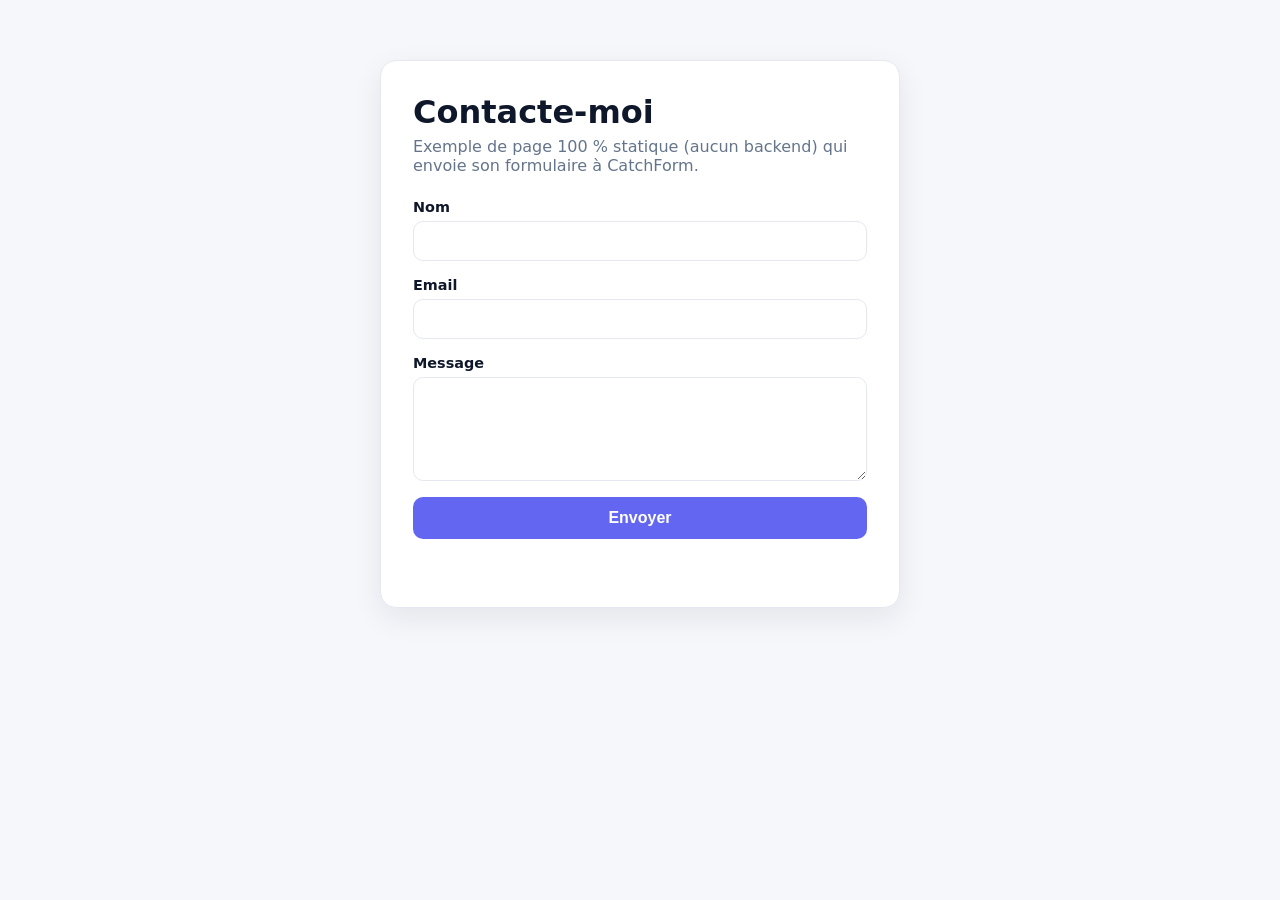
<file: catchform/exemple/contact.html>
<!DOCTYPE html>
<html lang="fr">
<head>
  <meta charset="UTF-8">
  <meta name="viewport" content="width=device-width, initial-scale=1.0">
  <title>Contact — exemple de site statique</title>
  <style>
    body { font-family: system-ui, "Segoe UI", sans-serif; background: #f6f7fb; color: #0f172a; margin: 0; }
    .wrap { max-width: 520px; margin: 60px auto; padding: 0 20px; }
    .card { background: #fff; border: 1px solid #e6e8ef; border-radius: 16px; padding: 32px; box-shadow: 0 10px 30px rgba(15, 23, 42, .08); }
    h1 { margin: 0 0 6px; }
    p.intro { color: #64748b; margin: 0 0 24px; }
    label { display: block; font-weight: 600; font-size: .9rem; margin-bottom: 16px; }
    input, textarea { display: block; width: 100%; box-sizing: border-box; margin-top: 6px; padding: 11px 13px; border: 1px solid #e6e8ef; border-radius: 10px; font: inherit; }
    button { width: 100%; padding: 12px; border: 0; border-radius: 10px; background: #6366f1; color: #fff; font-weight: 600; font-size: 1rem; cursor: pointer; }
    button:hover { background: #4f46e5; }
    #status { margin: 14px 0 0; text-align: center; font-weight: 500; min-height: 1.4em; }
  </style>
</head>
<body>
  <main class="wrap">
    <div class="card">
      <h1>Contacte-moi</h1>
      <p class="intro">Exemple de page 100 % statique (aucun backend) qui envoie son formulaire à CatchForm.</p>

      <!-- Remplace l'URL ci-dessous par l'endpoint copié dans ton tableau de bord CatchForm. -->
      <form id="contact" method="POST" action="http://127.0.0.1:5000/f/REMPLACE-MOI">
        <label>Nom <input name="nom" required></label>
        <label>Email <input type="email" name="email" required></label>
        <label>Message <textarea name="message" rows="5" required></textarea></label>

        <!-- Objet de l'e-mail de notification (optionnel). -->
        <input type="hidden" name="_subject" value="Nouveau message depuis mon site">
        <!-- Piège à robots : invisible pour les humains, ne pas supprimer. -->
        <input type="text" name="_gotcha" tabindex="-1" autocomplete="off" style="display:none">

        <button type="submit">Envoyer</button>
        <p id="status" role="status"></p>
      </form>
    </div>
  </main>

  <script>
    // Optionnel : envoi en arrière-plan, sans quitter la page.
    // Sans ce script, le formulaire fonctionne quand même (envoi classique).
    const form = document.getElementById('contact');
    const status = document.getElementById('status');

    form.addEventListener('submit', async (event) => {
      event.preventDefault();
      status.textContent = 'Envoi en cours…';
      try {
        const response = await fetch(form.action, {
          method: 'POST',
          body: new FormData(form),
          headers: { Accept: 'application/json' },
        });
        const result = await response.json();
        if (result.ok) {
          form.reset();
          status.textContent = 'Merci, ton message a bien été envoyé ✓';
        } else {
          status.textContent = 'Erreur : ' + result.error;
        }
      } catch (error) {
        status.textContent = "Impossible d'envoyer le message. Réessaie plus tard.";
      }
    });
  </script>
</body>
</html>
</file>
